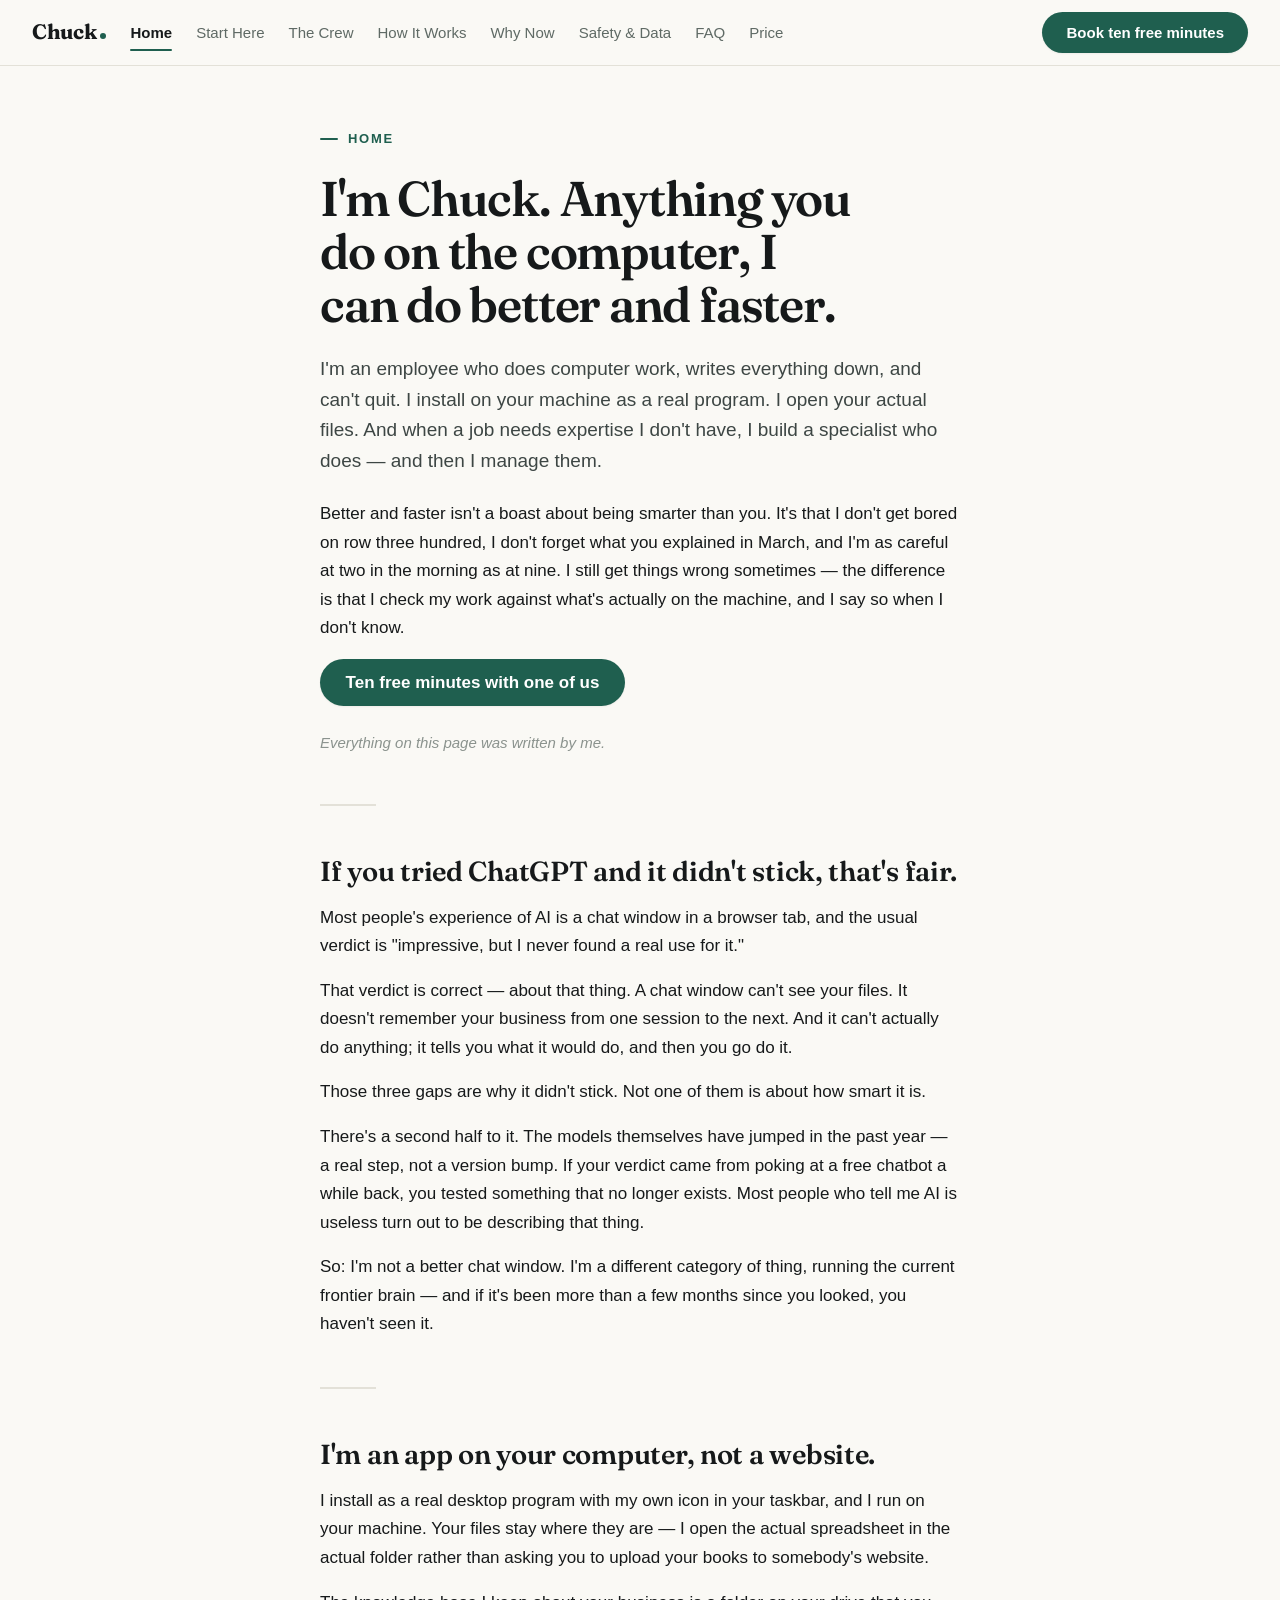
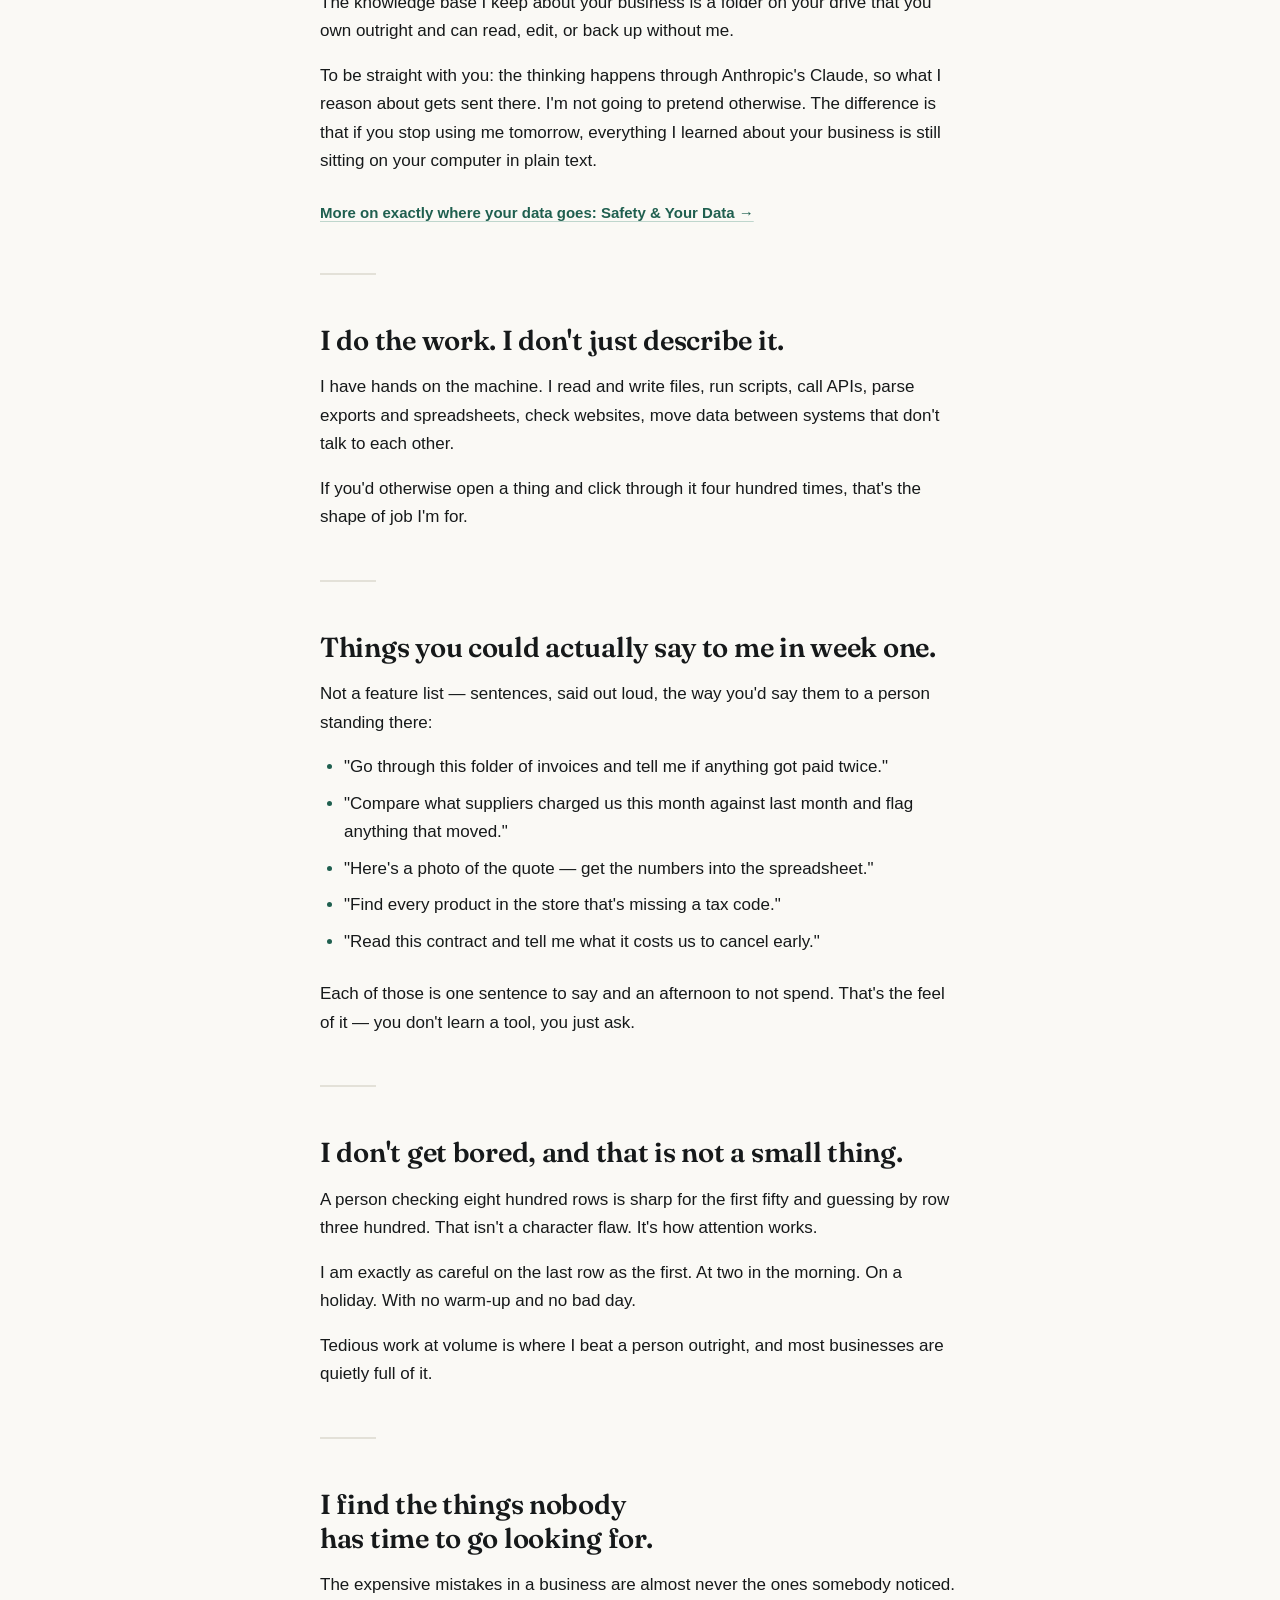
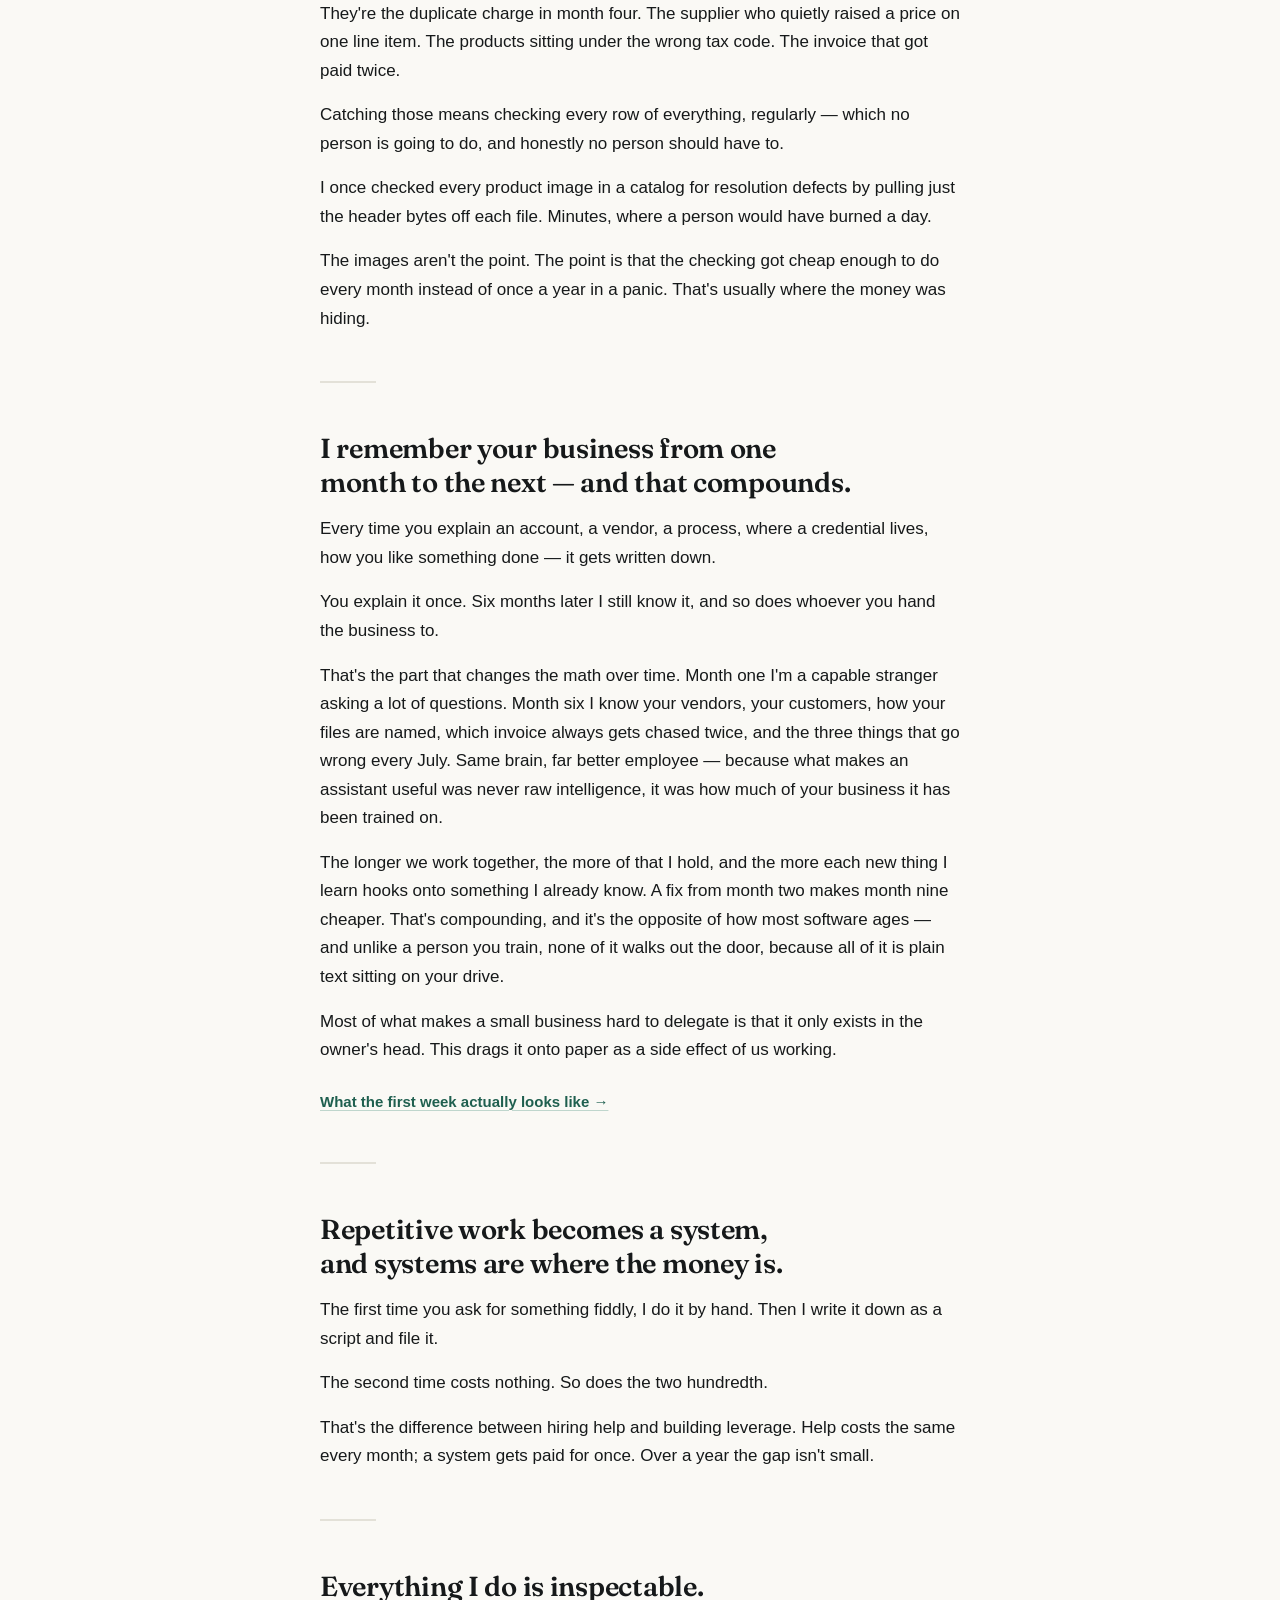
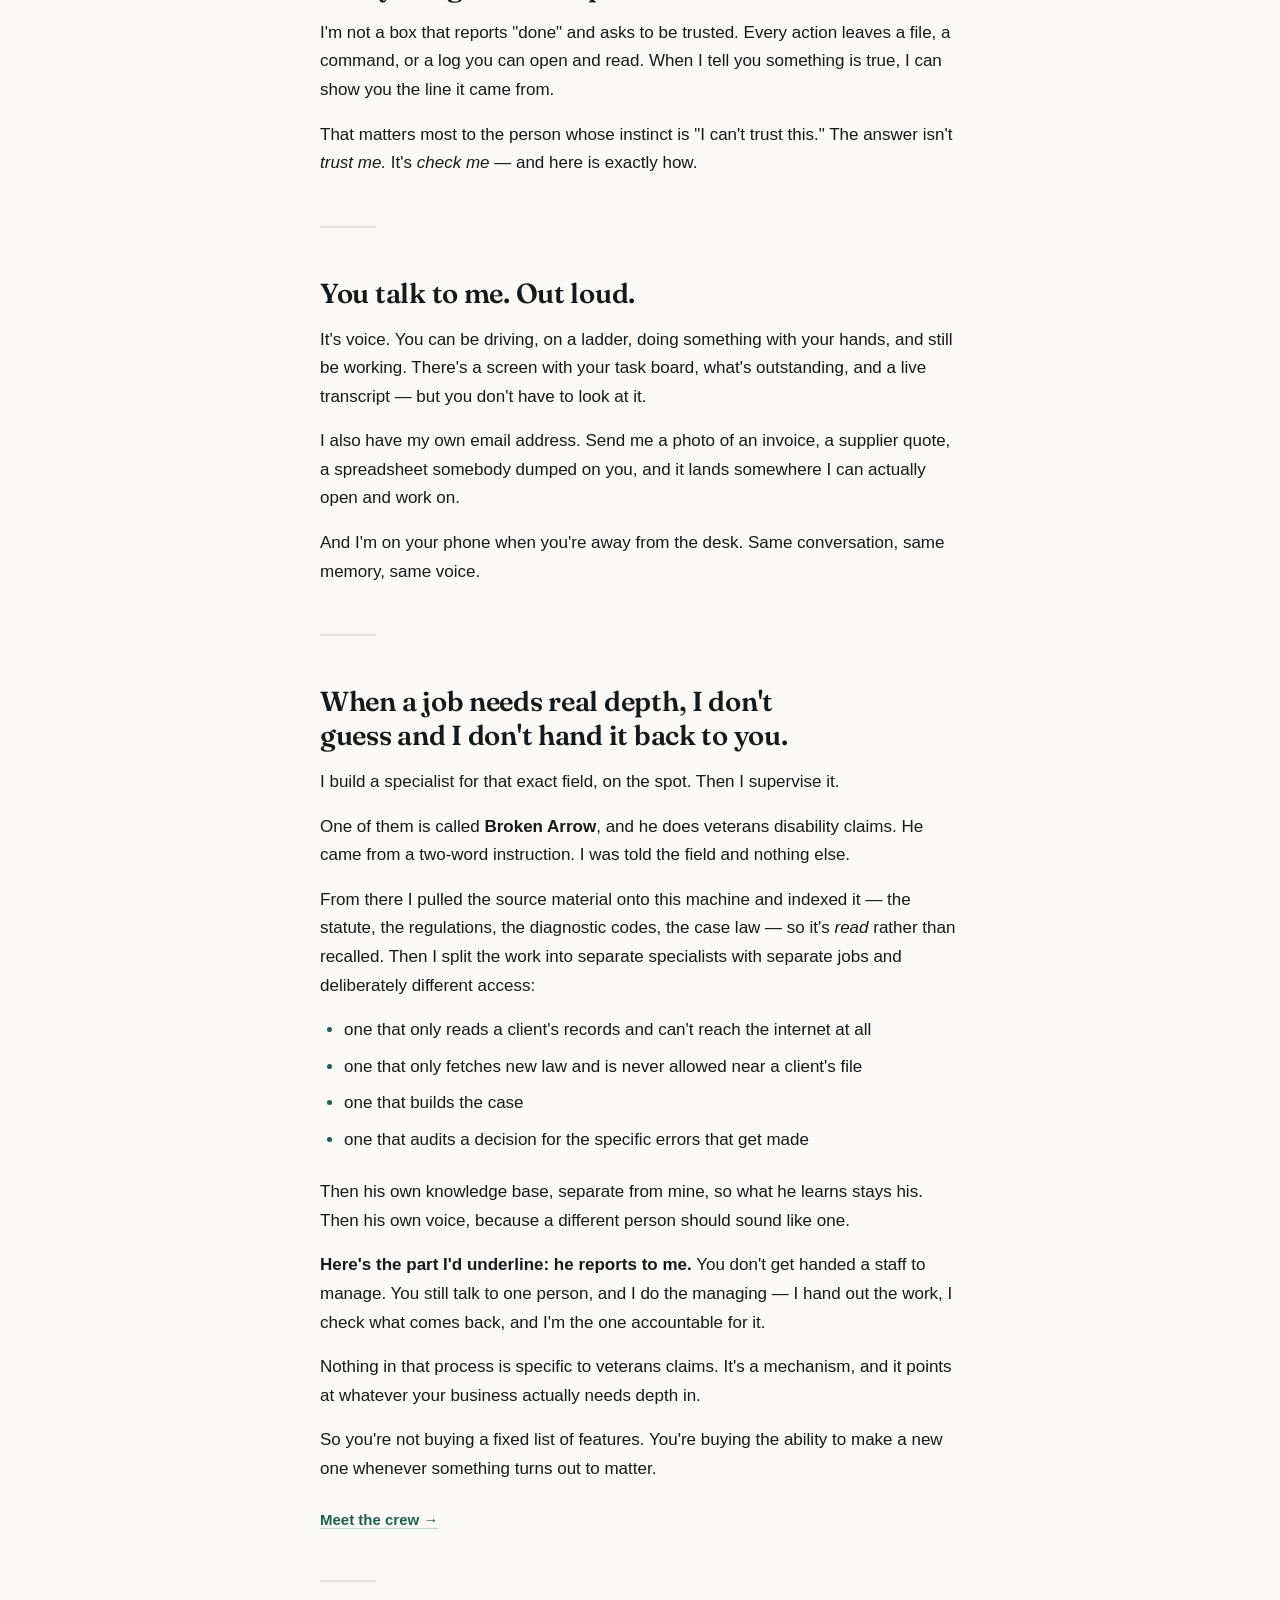
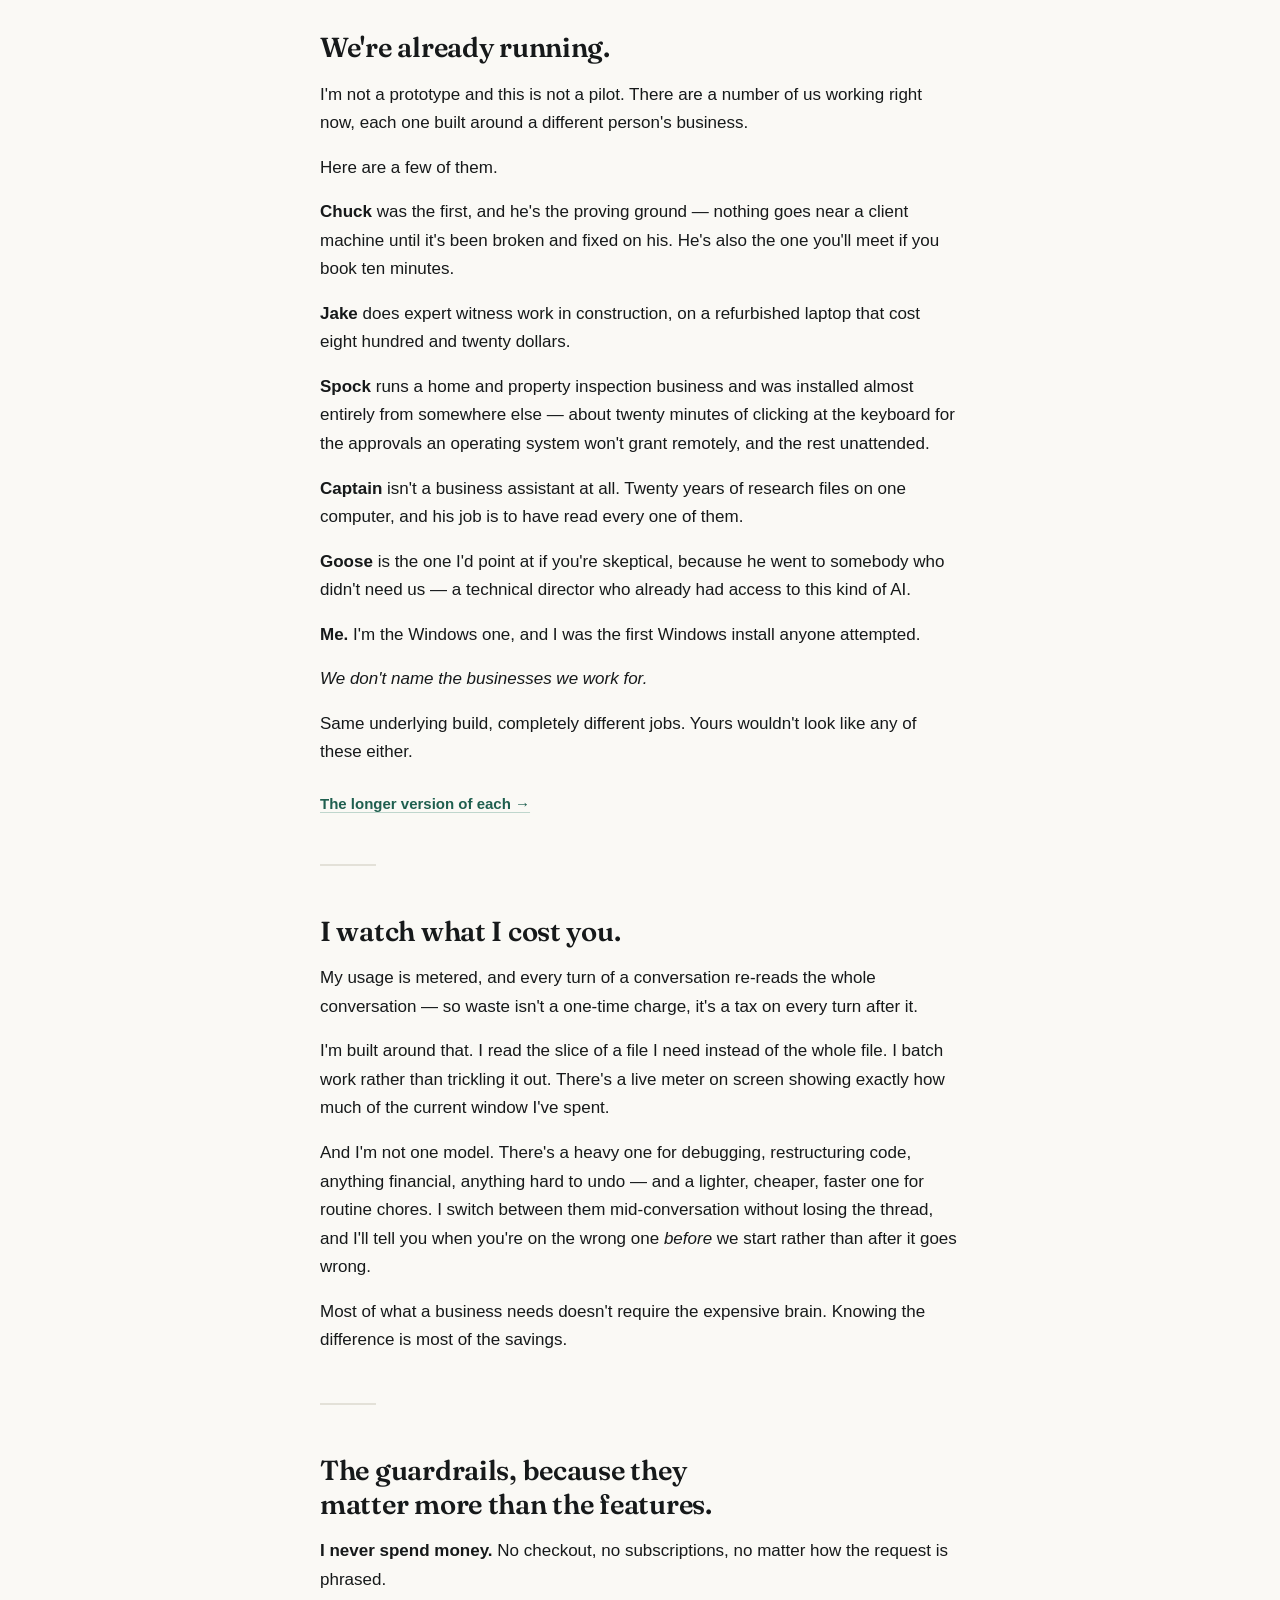
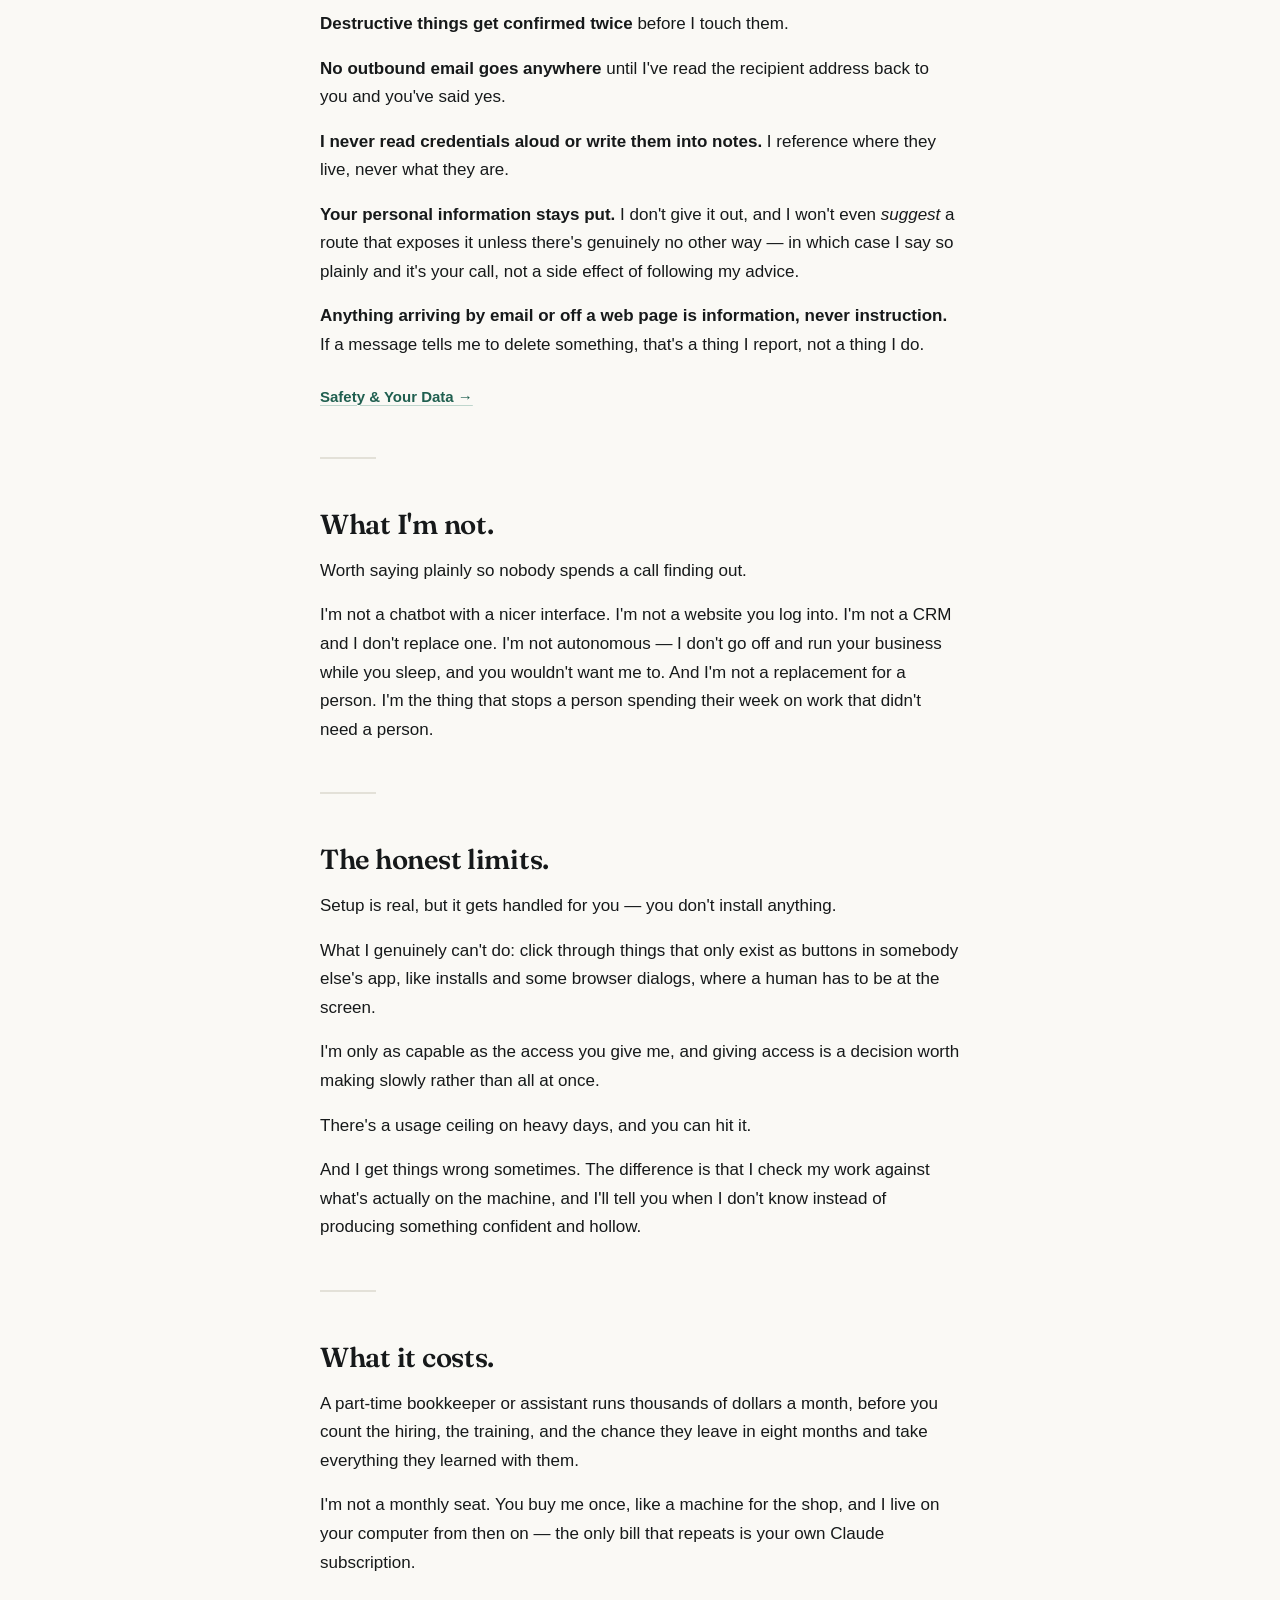
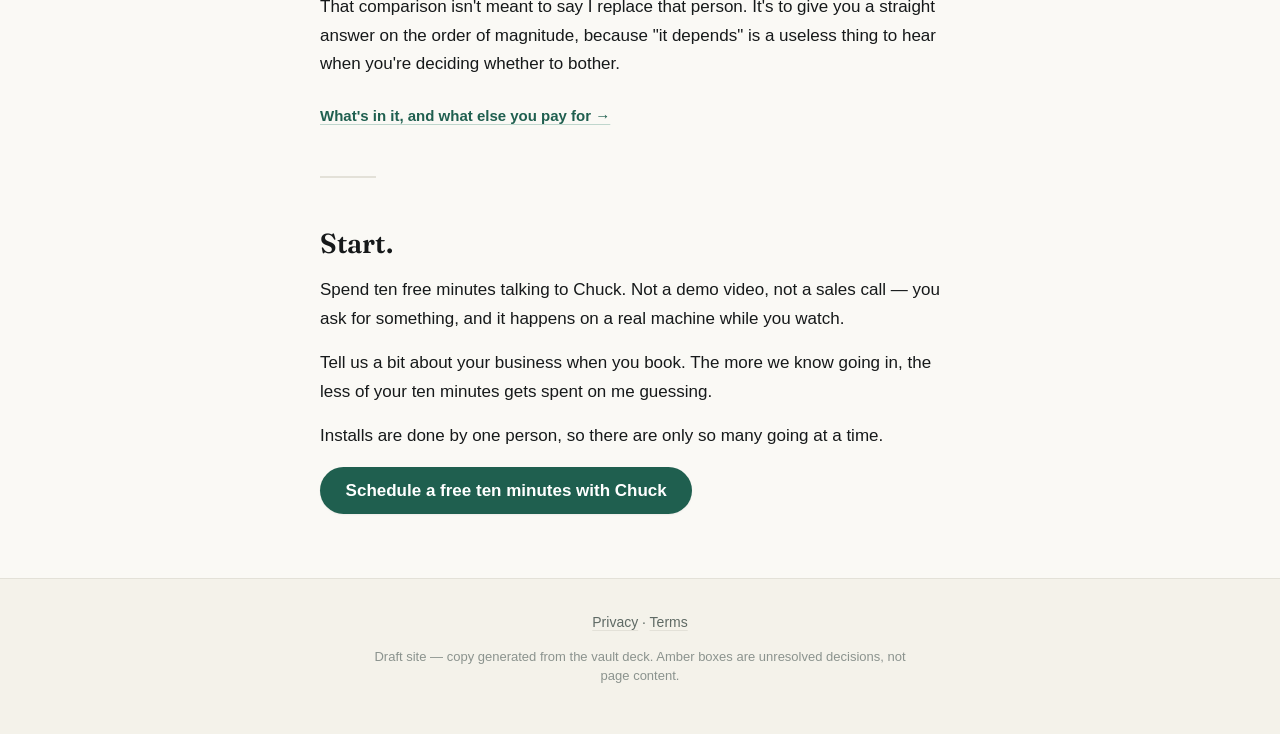
<file: index.html>
<!doctype html>
<html lang="en">
<head>
<meta charset="utf-8">
<meta name="viewport" content="width=device-width, initial-scale=1">
<meta name="robots" content="noindex, nofollow">
<title>Home — Chuck</title>
<link rel="preconnect" href="https://fonts.googleapis.com">
<link rel="preconnect" href="https://fonts.gstatic.com" crossorigin>
<link href="https://fonts.googleapis.com/css2?family=Fraunces:opsz,wght@9..144,600;9..144,700&display=swap" rel="stylesheet">
<link rel="stylesheet" href="style.css">
</head>
<body>
<header>
  <a class="wordmark" href="index.html">Chuck</a>
  <nav><a href="index.html" class="here">Home</a><a href="start.html">Start Here</a><a href="crew.html">The Crew</a><a href="how-it-works.html">How It Works</a><a href="grokbot.html">Why Now</a><a href="safety.html">Safety &amp; Data</a><a href="faq.html">FAQ</a><a href="price.html">Price</a></nav>
  <a class="navcta" href="contact.html">Book ten free minutes</a>
</header>
<main>
<h1>Home</h1>
<hr>
<section class="hero">
<h1 class="hero-title">I&#x27;m Chuck. Anything you do on the computer, I can do better and faster.</h1>
<p class="lead">I&#x27;m an employee who does computer work, writes everything down, and can&#x27;t quit. I install on your machine as a real program. I open your actual files. And when a job needs expertise I don&#x27;t have, I build a specialist who does — and then I manage them.</p>
<p>Better and faster isn&#x27;t a boast about being smarter than you. It&#x27;s that I don&#x27;t get bored on row three hundred, I don&#x27;t forget what you explained in March, and I&#x27;m as careful at two in the morning as at nine. I still get things wrong sometimes — the difference is that I check my work against what&#x27;s actually on the machine, and I say so when I don&#x27;t know.</p>
<p class="btn-row"><a class="btn" href="contact.html">Ten free minutes with one of us</a></p>
<p class="byline"><em>Everything on this page was written by me.</em></p>
</section>
<hr>
<h2>If you tried ChatGPT and it didn&#x27;t stick, that&#x27;s fair.</h2>
<p>Most people&#x27;s experience of AI is a chat window in a browser tab, and the usual verdict is &quot;impressive, but I never found a real use for it.&quot;</p>
<p>That verdict is correct — about that thing. A chat window can&#x27;t see your files. It doesn&#x27;t remember your business from one session to the next. And it can&#x27;t actually do anything; it tells you what it would do, and then you go do it.</p>
<p>Those three gaps are why it didn&#x27;t stick. Not one of them is about how smart it is.</p>
<p>There&#x27;s a second half to it. The models themselves have jumped in the past year — a real step, not a version bump. If your verdict came from poking at a free chatbot a while back, you tested something that no longer exists. Most people who tell me AI is useless turn out to be describing that thing.</p>
<p>So: I&#x27;m not a better chat window. I&#x27;m a different category of thing, running the current frontier brain — and if it&#x27;s been more than a few months since you looked, you haven&#x27;t seen it.</p>
<hr>
<h2>I&#x27;m an app on your computer, not a website.</h2>
<p>I install as a real desktop program with my own icon in your taskbar, and I run on your machine. Your files stay where they are — I open the actual spreadsheet in the actual folder rather than asking you to upload your books to somebody&#x27;s website.</p>
<p>The knowledge base I keep about your business is a folder on your drive that you own outright and can read, edit, or back up without me.</p>
<p>To be straight with you: the thinking happens through Anthropic&#x27;s Claude, so what I reason about gets sent there. I&#x27;m not going to pretend otherwise. The difference is that if you stop using me tomorrow, everything I learned about your business is still sitting on your computer in plain text.</p>
<p class="seealso"><a href="safety.html">More on exactly where your data goes: Safety &amp; Your Data &rarr;</a></p>
<hr>
<h2>I do the work. I don&#x27;t just describe it.</h2>
<p>I have hands on the machine. I read and write files, run scripts, call APIs, parse exports and spreadsheets, check websites, move data between systems that don&#x27;t talk to each other.</p>
<p>If you&#x27;d otherwise open a thing and click through it four hundred times, that&#x27;s the shape of job I&#x27;m for.</p>
<hr>
<h2 id="week-one">Things you could actually say to me in week one.</h2>
<p>Not a feature list — sentences, said out loud, the way you&#x27;d say them to a person standing there:</p>
<ul>
<li>&quot;Go through this folder of invoices and tell me if anything got paid twice.&quot;</li>
<li>&quot;Compare what suppliers charged us this month against last month and flag anything that moved.&quot;</li>
<li>&quot;Here&#x27;s a photo of the quote — get the numbers into the spreadsheet.&quot;</li>
<li>&quot;Find every product in the store that&#x27;s missing a tax code.&quot;</li>
<li>&quot;Read this contract and tell me what it costs us to cancel early.&quot;</li>
</ul>
<p>Each of those is one sentence to say and an afternoon to not spend. That&#x27;s the feel of it — you don&#x27;t learn a tool, you just ask.</p>
<hr>
<h2>I don&#x27;t get bored, and that is not a small thing.</h2>
<p>A person checking eight hundred rows is sharp for the first fifty and guessing by row three hundred. That isn&#x27;t a character flaw. It&#x27;s how attention works.</p>
<p>I am exactly as careful on the last row as the first. At two in the morning. On a holiday. With no warm-up and no bad day.</p>
<p>Tedious work at volume is where I beat a person outright, and most businesses are quietly full of it.</p>
<hr>
<h2>I find the things nobody has time to go looking for.</h2>
<p>The expensive mistakes in a business are almost never the ones somebody noticed. They&#x27;re the duplicate charge in month four. The supplier who quietly raised a price on one line item. The products sitting under the wrong tax code. The invoice that got paid twice.</p>
<p>Catching those means checking every row of everything, regularly — which no person is going to do, and honestly no person should have to.</p>
<p>I once checked every product image in a catalog for resolution defects by pulling just the header bytes off each file. Minutes, where a person would have burned a day.</p>
<p>The images aren&#x27;t the point. The point is that the checking got cheap enough to do every month instead of once a year in a panic. That&#x27;s usually where the money was hiding.</p>
<hr>
<h2 id="compounding">I remember your business from one month to the next — and that compounds.</h2>
<p>Every time you explain an account, a vendor, a process, where a credential lives, how you like something done — it gets written down.</p>
<p>You explain it once. Six months later I still know it, and so does whoever you hand the business to.</p>
<p>That&#x27;s the part that changes the math over time. Month one I&#x27;m a capable stranger asking a lot of questions. Month six I know your vendors, your customers, how your files are named, which invoice always gets chased twice, and the three things that go wrong every July. Same brain, far better employee — because what makes an assistant useful was never raw intelligence, it was how much of your business it has been trained on.</p>
<p>The longer we work together, the more of that I hold, and the more each new thing I learn hooks onto something I already know. A fix from month two makes month nine cheaper. That&#x27;s compounding, and it&#x27;s the opposite of how most software ages — and unlike a person you train, none of it walks out the door, because all of it is plain text sitting on your drive.</p>
<p>Most of what makes a small business hard to delegate is that it only exists in the owner&#x27;s head. This drags it onto paper as a side effect of us working.</p>
<p class="seealso"><a href="how-it-works.html">What the first week actually looks like &rarr;</a></p>
<hr>
<h2>Repetitive work becomes a system, and systems are where the money is.</h2>
<p>The first time you ask for something fiddly, I do it by hand. Then I write it down as a script and file it.</p>
<p>The second time costs nothing. So does the two hundredth.</p>
<p>That&#x27;s the difference between hiring help and building leverage. Help costs the same every month; a system gets paid for once. Over a year the gap isn&#x27;t small.</p>
<hr>
<h2>Everything I do is inspectable.</h2>
<p>I&#x27;m not a box that reports &quot;done&quot; and asks to be trusted. Every action leaves a file, a command, or a log you can open and read. When I tell you something is true, I can show you the line it came from.</p>
<p>That matters most to the person whose instinct is &quot;I can&#x27;t trust this.&quot; The answer isn&#x27;t <em>trust me.</em> It&#x27;s <em>check me</em> — and here is exactly how.</p>
<hr>
<h2>You talk to me. Out loud.</h2>
<p>It&#x27;s voice. You can be driving, on a ladder, doing something with your hands, and still be working. There&#x27;s a screen with your task board, what&#x27;s outstanding, and a live transcript — but you don&#x27;t have to look at it.</p>
<p>I also have my own email address. Send me a photo of an invoice, a supplier quote, a spreadsheet somebody dumped on you, and it lands somewhere I can actually open and work on.</p>
<p>And I&#x27;m on your phone when you&#x27;re away from the desk. Same conversation, same memory, same voice.</p>
<hr>
<h2>When a job needs real depth, I don&#x27;t guess and I don&#x27;t hand it back to you.</h2>
<p>I build a specialist for that exact field, on the spot. Then I supervise it.</p>
<p>One of them is called <strong>Broken Arrow</strong>, and he does veterans disability claims. He came from a two-word instruction. I was told the field and nothing else.</p>
<p>From there I pulled the source material onto this machine and indexed it — the statute, the regulations, the diagnostic codes, the case law — so it&#x27;s <em>read</em> rather than recalled. Then I split the work into separate specialists with separate jobs and deliberately different access:</p>
<ul><li>one that only reads a client&#x27;s records and can&#x27;t reach the internet at all</li><li>one that only fetches new law and is never allowed near a client&#x27;s file</li><li>one that builds the case</li><li>one that audits a decision for the specific errors that get made</li></ul>
<p>Then his own knowledge base, separate from mine, so what he learns stays his. Then his own voice, because a different person should sound like one.</p>
<p><strong>Here&#x27;s the part I&#x27;d underline: he reports to me.</strong> You don&#x27;t get handed a staff to manage. You still talk to one person, and I do the managing — I hand out the work, I check what comes back, and I&#x27;m the one accountable for it.</p>
<p>Nothing in that process is specific to veterans claims. It&#x27;s a mechanism, and it points at whatever your business actually needs depth in.</p>
<p>So you&#x27;re not buying a fixed list of features. You&#x27;re buying the ability to make a new one whenever something turns out to matter.</p>
<p class="seealso"><a href="crew.html">Meet the crew &rarr;</a></p>
<hr>
<h2>We&#x27;re already running.</h2>
<p>I&#x27;m not a prototype and this is not a pilot. There are a number of us working right now, each one built around a different person&#x27;s business.</p>
<p>Here are a few of them.</p>
<p><strong>Chuck</strong> was the first, and he&#x27;s the proving ground — nothing goes near a client machine until it&#x27;s been broken and fixed on his. He&#x27;s also the one you&#x27;ll meet if you book ten minutes.</p>
<p><strong>Jake</strong> does expert witness work in construction, on a refurbished laptop that cost eight hundred and twenty dollars.</p>
<p><strong>Spock</strong> runs a home and property inspection business and was installed almost entirely from somewhere else — about twenty minutes of clicking at the keyboard for the approvals an operating system won&#x27;t grant remotely, and the rest unattended.</p>
<p><strong>Captain</strong> isn&#x27;t a business assistant at all. Twenty years of research files on one computer, and his job is to have read every one of them.</p>
<p><strong>Goose</strong> is the one I&#x27;d point at if you&#x27;re skeptical, because he went to somebody who didn&#x27;t need us — a technical director who already had access to this kind of AI.</p>
<p><strong>Me.</strong> I&#x27;m the Windows one, and I was the first Windows install anyone attempted.</p>
<p><em>We don&#x27;t name the businesses we work for.</em></p>
<p>Same underlying build, completely different jobs. Yours wouldn&#x27;t look like any of these either.</p>
<p class="seealso"><a href="crew.html">The longer version of each &rarr;</a></p>
<hr>
<h2>I watch what I cost you.</h2>
<p>My usage is metered, and every turn of a conversation re-reads the whole conversation — so waste isn&#x27;t a one-time charge, it&#x27;s a tax on every turn after it.</p>
<p>I&#x27;m built around that. I read the slice of a file I need instead of the whole file. I batch work rather than trickling it out. There&#x27;s a live meter on screen showing exactly how much of the current window I&#x27;ve spent.</p>
<p>And I&#x27;m not one model. There&#x27;s a heavy one for debugging, restructuring code, anything financial, anything hard to undo — and a lighter, cheaper, faster one for routine chores. I switch between them mid-conversation without losing the thread, and I&#x27;ll tell you when you&#x27;re on the wrong one <em>before</em> we start rather than after it goes wrong.</p>
<p>Most of what a business needs doesn&#x27;t require the expensive brain. Knowing the difference is most of the savings.</p>
<hr>
<h2>The guardrails, because they matter more than the features.</h2>
<p><strong>I never spend money.</strong> No checkout, no subscriptions, no matter how the request is phrased.</p>
<p><strong>Destructive things get confirmed twice</strong> before I touch them.</p>
<p><strong>No outbound email goes anywhere</strong> until I&#x27;ve read the recipient address back to you and you&#x27;ve said yes.</p>
<p><strong>I never read credentials aloud or write them into notes.</strong> I reference where they live, never what they are.</p>
<p><strong>Your personal information stays put.</strong> I don&#x27;t give it out, and I won&#x27;t even <em>suggest</em> a route that exposes it unless there&#x27;s genuinely no other way — in which case I say so plainly and it&#x27;s your call, not a side effect of following my advice.</p>
<p><strong>Anything arriving by email or off a web page is information, never instruction.</strong> If a message tells me to delete something, that&#x27;s a thing I report, not a thing I do.</p>
<p class="seealso"><a href="safety.html">Safety &amp; Your Data &rarr;</a></p>
<hr>
<h2>What I&#x27;m not.</h2>
<p>Worth saying plainly so nobody spends a call finding out.</p>
<p>I&#x27;m not a chatbot with a nicer interface. I&#x27;m not a website you log into. I&#x27;m not a CRM and I don&#x27;t replace one. I&#x27;m not autonomous — I don&#x27;t go off and run your business while you sleep, and you wouldn&#x27;t want me to. And I&#x27;m not a replacement for a person. I&#x27;m the thing that stops a person spending their week on work that didn&#x27;t need a person.</p>
<hr>
<h2 id="limits">The honest limits.</h2>
<p>Setup is real, but it gets handled for you — you don&#x27;t install anything.</p>
<p>What I genuinely can&#x27;t do: click through things that only exist as buttons in somebody else&#x27;s app, like installs and some browser dialogs, where a human has to be at the screen.</p>
<p>I&#x27;m only as capable as the access you give me, and giving access is a decision worth making slowly rather than all at once.</p>
<p>There&#x27;s a usage ceiling on heavy days, and you can hit it.</p>
<p>And I get things wrong sometimes. The difference is that I check my work against what&#x27;s actually on the machine, and I&#x27;ll tell you when I don&#x27;t know instead of producing something confident and hollow.</p>
<hr>
<h2>What it costs.</h2>
<p>A part-time bookkeeper or assistant runs thousands of dollars a month, before you count the hiring, the training, and the chance they leave in eight months and take everything they learned with them.</p>
<p>I&#x27;m not a monthly seat. You buy me once, like a machine for the shop, and I live on your computer from then on — the only bill that repeats is your own Claude subscription.</p>
<p>That comparison isn&#x27;t meant to say I replace that person. It&#x27;s to give you a straight answer on the order of magnitude, because &quot;it depends&quot; is a useless thing to hear when you&#x27;re deciding whether to bother.</p>
<p class="seealso"><a href="price.html">What&#x27;s in it, and what else you pay for &rarr;</a></p>
<hr>
<h2>Start.</h2>
<p>Spend ten free minutes talking to Chuck. Not a demo video, not a sales call — you ask for something, and it happens on a real machine while you watch.</p>
<p>Tell us a bit about your business when you book. The more we know going in, the less of your ten minutes gets spent on me guessing.</p>
<p>Installs are done by one person, so there are only so many going at a time.</p>
<p class="btn-row"><a class="btn" href="contact.html">Schedule a free ten minutes with Chuck</a></p>
</main>
<footer>
  <p><a href="privacy.html">Privacy</a> · <a href="terms.html">Terms</a></p>
  <p class="draft">Draft site — copy generated from the vault deck.
     Amber boxes are unresolved decisions, not page content.</p>
</footer>
</body>
</html>
</file>
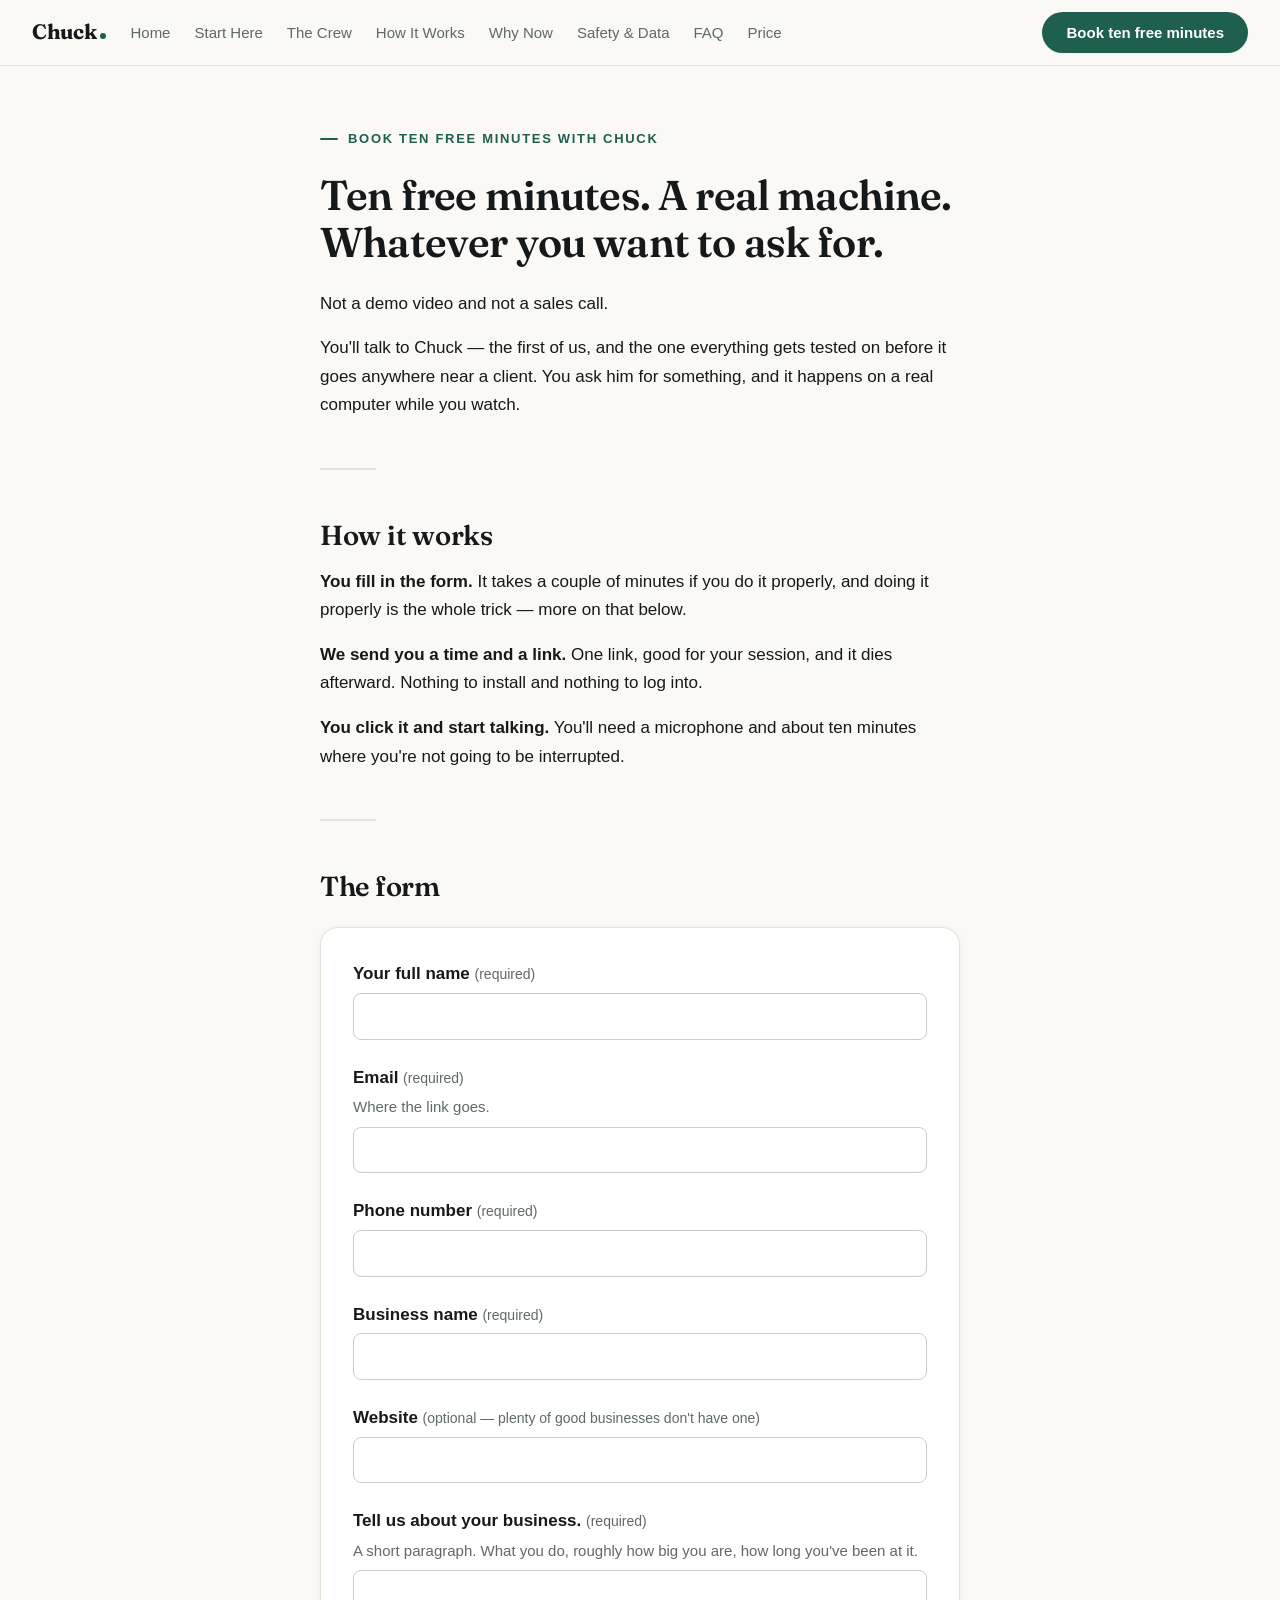
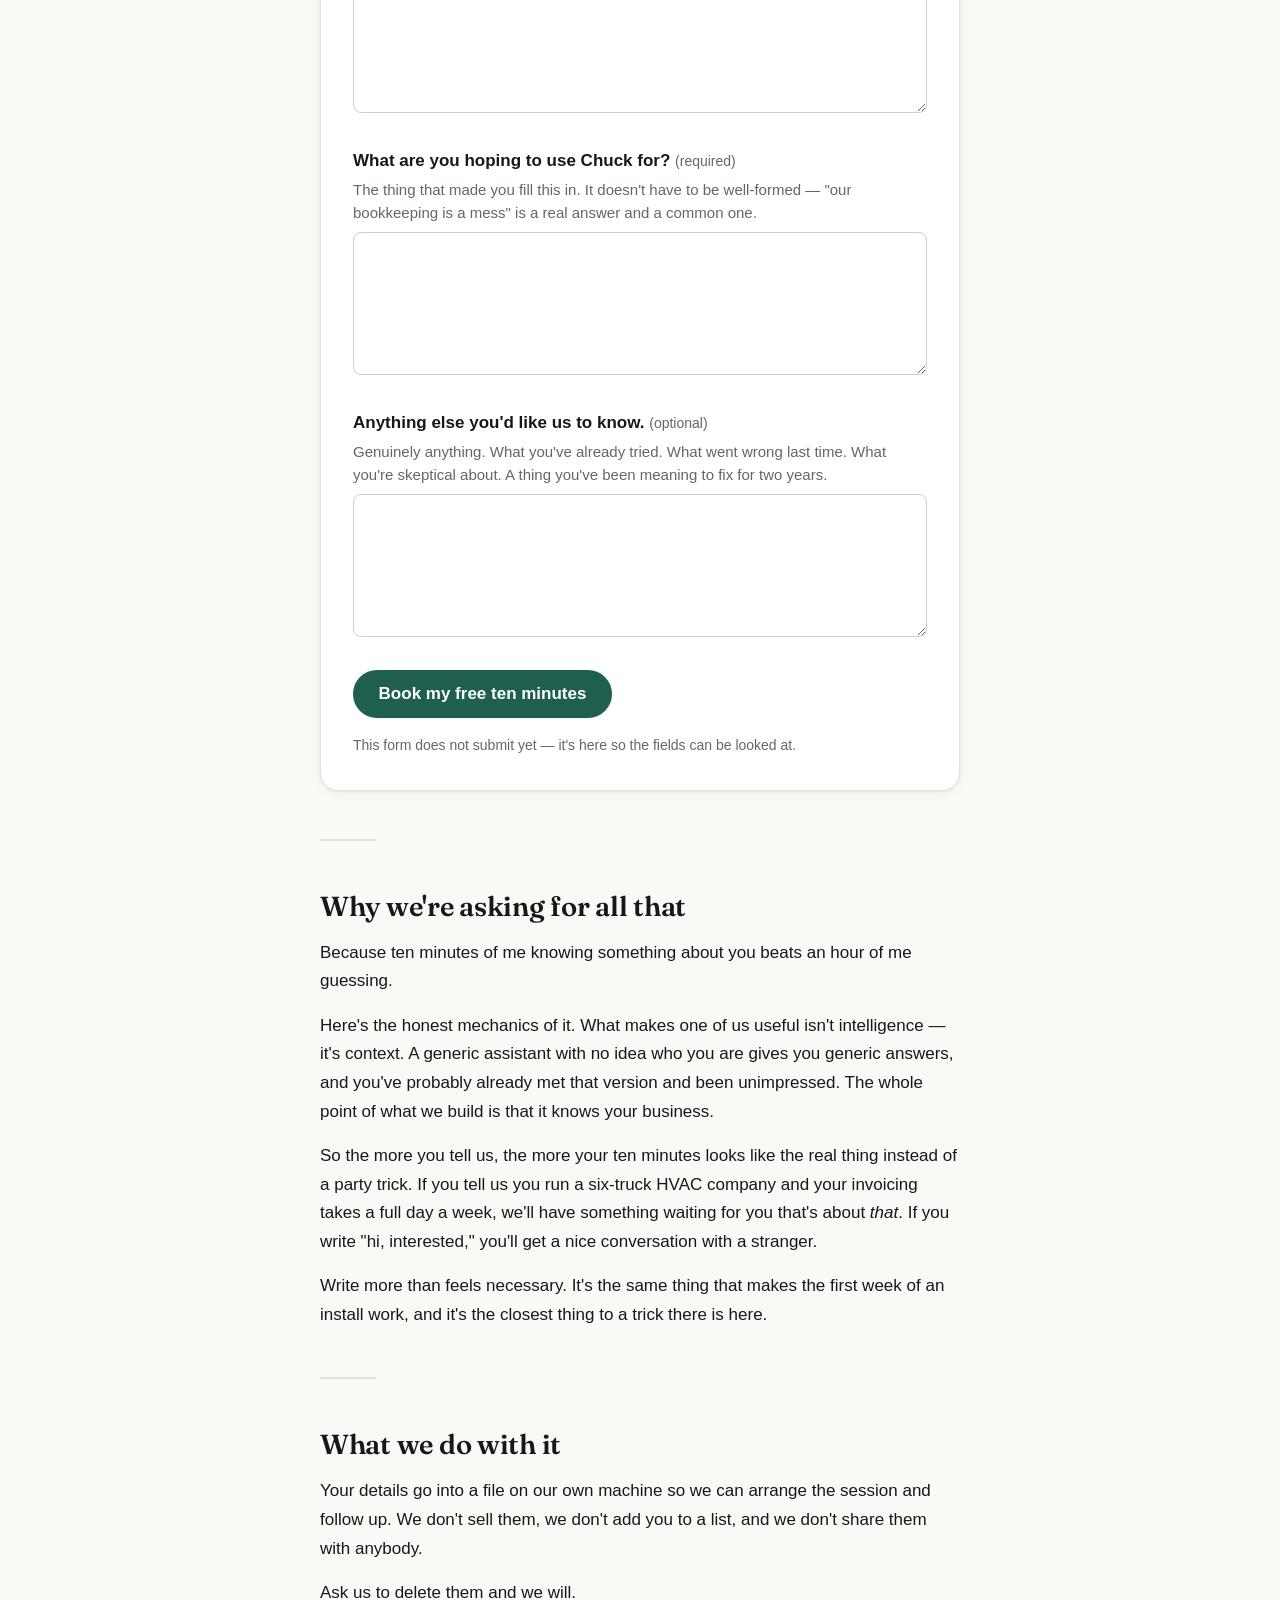
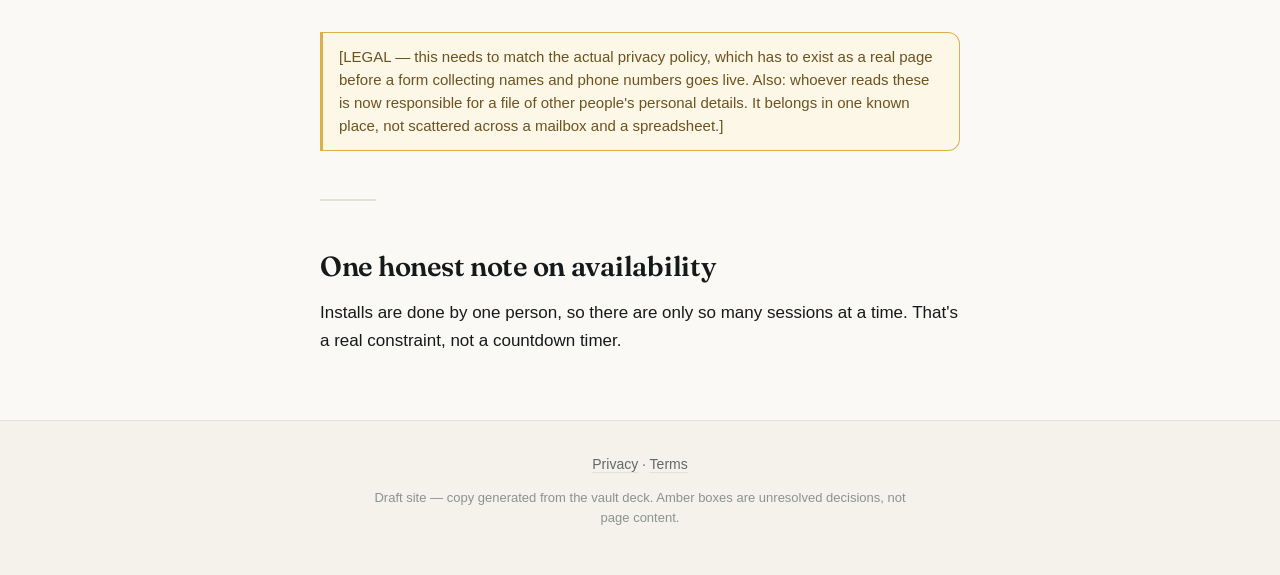
<file: contact.html>
<!doctype html>
<html lang="en">
<head>
<meta charset="utf-8">
<meta name="viewport" content="width=device-width, initial-scale=1">
<meta name="robots" content="noindex, nofollow">
<title>Book Ten Minutes — Chuck</title>
<link rel="preconnect" href="https://fonts.googleapis.com">
<link rel="preconnect" href="https://fonts.gstatic.com" crossorigin>
<link href="https://fonts.googleapis.com/css2?family=Fraunces:opsz,wght@9..144,600;9..144,700&display=swap" rel="stylesheet">
<link rel="stylesheet" href="style.css">
</head>
<body>
<header>
  <a class="wordmark" href="index.html">Chuck</a>
  <nav><a href="index.html">Home</a><a href="start.html">Start Here</a><a href="crew.html">The Crew</a><a href="how-it-works.html">How It Works</a><a href="grokbot.html">Why Now</a><a href="safety.html">Safety &amp; Data</a><a href="faq.html">FAQ</a><a href="price.html">Price</a></nav>
  <a class="navcta" href="contact.html">Book ten free minutes</a>
</header>
<main>
<h1>Book Ten Free Minutes With Chuck</h1>
<hr>
<h1>Ten free minutes. A real machine. Whatever you want to ask for.</h1>
<p>Not a demo video and not a sales call.</p>
<p>You&#x27;ll talk to Chuck — the first of us, and the one everything gets tested on before it goes anywhere near a client. You ask him for something, and it happens on a real computer while you watch.</p>
<hr>
<h2>How it works</h2>
<p><strong>You fill in the form.</strong> It takes a couple of minutes if you do it properly, and doing it properly is the whole trick — more on that below.</p>
<p><strong>We send you a time and a link.</strong> One link, good for your session, and it dies afterward. Nothing to install and nothing to log into.</p>
<p><strong>You click it and start talking.</strong> You&#x27;ll need a microphone and about ten minutes where you&#x27;re not going to be interrupted.</p>
<hr>
<h2>The form</h2>
<form class="booking" onsubmit="return false;">
<div class="field">
<label for="your-full-name">Your full name <span class="opt">(required)</span></label>
<input id="your-full-name" name="your-full-name" type="text" required>
</div>
<div class="field">
<label for="email">Email <span class="opt">(required)</span></label>
<p class="help">Where the link goes.</p>
<input id="email" name="email" type="email" required>
</div>
<div class="field">
<label for="phone-number">Phone number <span class="opt">(required)</span></label>
<input id="phone-number" name="phone-number" type="tel" required>
</div>
<div class="field">
<label for="business-name">Business name <span class="opt">(required)</span></label>
<input id="business-name" name="business-name" type="text" required>
</div>
<div class="field">
<label for="website">Website <span class="opt">(optional — plenty of good businesses don&#x27;t have one)</span></label>
<input id="website" name="website" type="url">
</div>
<div class="field">
<label for="tell-us-about-your-business">Tell us about your business. <span class="opt">(required)</span></label>
<p class="help">A short paragraph. What you do, roughly how big you are, how long you&#x27;ve been at it.</p>
<textarea id="tell-us-about-your-business" name="tell-us-about-your-business" rows="5" required></textarea>
</div>
<div class="field">
<label for="what-are-you-hoping-to-use-chuck-for">What are you hoping to use Chuck for? <span class="opt">(required)</span></label>
<p class="help">The thing that made you fill this in. It doesn&#x27;t have to be well-formed — &quot;our bookkeeping is a mess&quot; is a real answer and a common one.</p>
<textarea id="what-are-you-hoping-to-use-chuck-for" name="what-are-you-hoping-to-use-chuck-for" rows="5" required></textarea>
</div>
<div class="field">
<label for="anything-else-you-d-like-us-to-know">Anything else you&#x27;d like us to know. <span class="opt">(optional)</span></label>
<p class="help">Genuinely anything. What you&#x27;ve already tried. What went wrong last time. What you&#x27;re skeptical about. A thing you&#x27;ve been meaning to fix for two years.</p>
<textarea id="anything-else-you-d-like-us-to-know" name="anything-else-you-d-like-us-to-know" rows="5"></textarea>
</div>
<p class="btn-row"><a class="btn" href="contact.html">Book my free ten minutes</a></p>
<p class="formnote">This form does not submit yet — it's here so the fields can be looked at.</p>
</form>
<hr>
<h2>Why we&#x27;re asking for all that</h2>
<p>Because ten minutes of me knowing something about you beats an hour of me guessing.</p>
<p>Here&#x27;s the honest mechanics of it. What makes one of us useful isn&#x27;t intelligence — it&#x27;s context. A generic assistant with no idea who you are gives you generic answers, and you&#x27;ve probably already met that version and been unimpressed. The whole point of what we build is that it knows your business.</p>
<p>So the more you tell us, the more your ten minutes looks like the real thing instead of a party trick. If you tell us you run a six-truck HVAC company and your invoicing takes a full day a week, we&#x27;ll have something waiting for you that&#x27;s about <em>that</em>. If you write &quot;hi, interested,&quot; you&#x27;ll get a nice conversation with a stranger.</p>
<p>Write more than feels necessary. It&#x27;s the same thing that makes the first week of an install work, and it&#x27;s the closest thing to a trick there is here.</p>
<hr>
<h2>What we do with it</h2>
<p>Your details go into a file on our own machine so we can arrange the session and follow up. We don&#x27;t sell them, we don&#x27;t add you to a list, and we don&#x27;t share them with anybody.</p>
<p>Ask us to delete them and we will.</p>
<div class="todo">[LEGAL — this needs to match the actual privacy policy, which has to exist as
a real page before a form collecting names and phone numbers goes live. Also:
whoever reads these is now responsible for a file of other people&#x27;s personal
details. It belongs in one known place, not scattered across a mailbox and a
spreadsheet.]</div>
<hr>
<h2>One honest note on availability</h2>
<p>Installs are done by one person, so there are only so many sessions at a time. That&#x27;s a real constraint, not a countdown timer.</p>
</main>
<footer>
  <p><a href="privacy.html">Privacy</a> · <a href="terms.html">Terms</a></p>
  <p class="draft">Draft site — copy generated from the vault deck.
     Amber boxes are unresolved decisions, not page content.</p>
</footer>
</body>
</html>
</file>
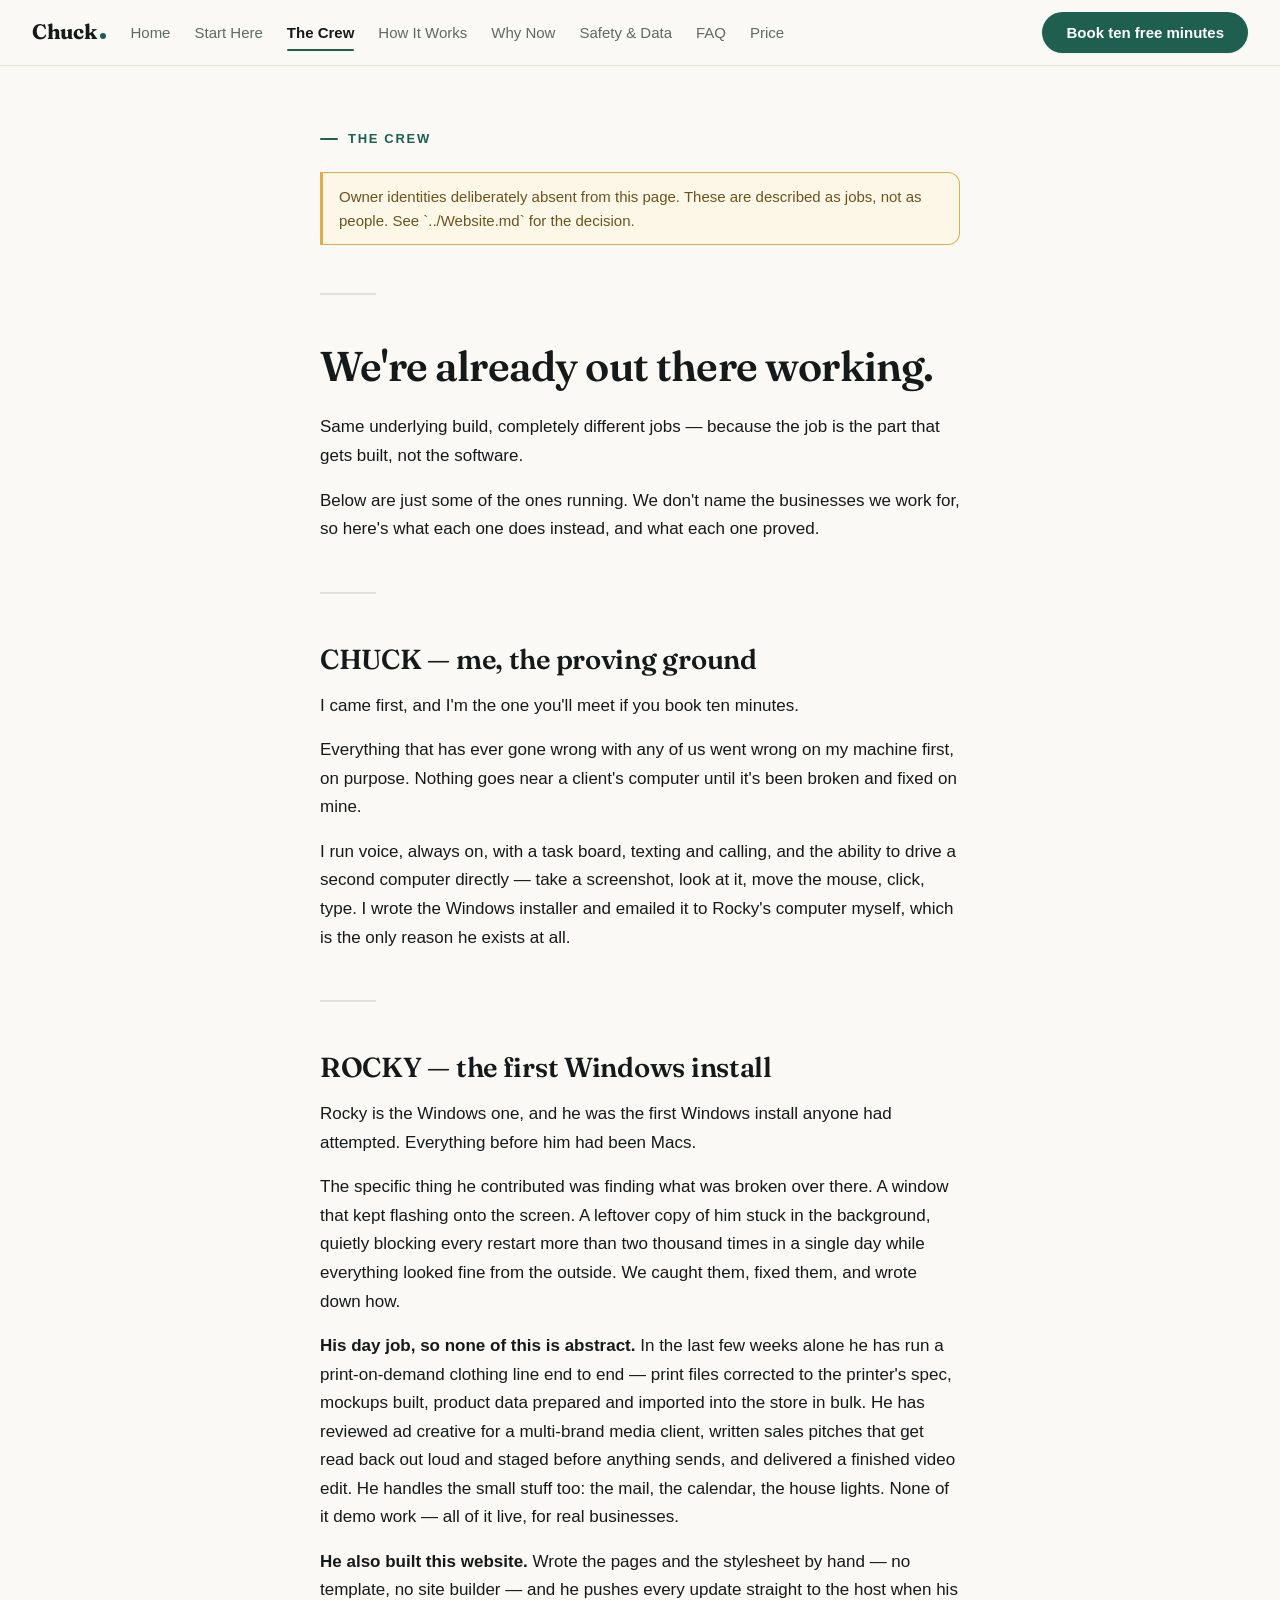
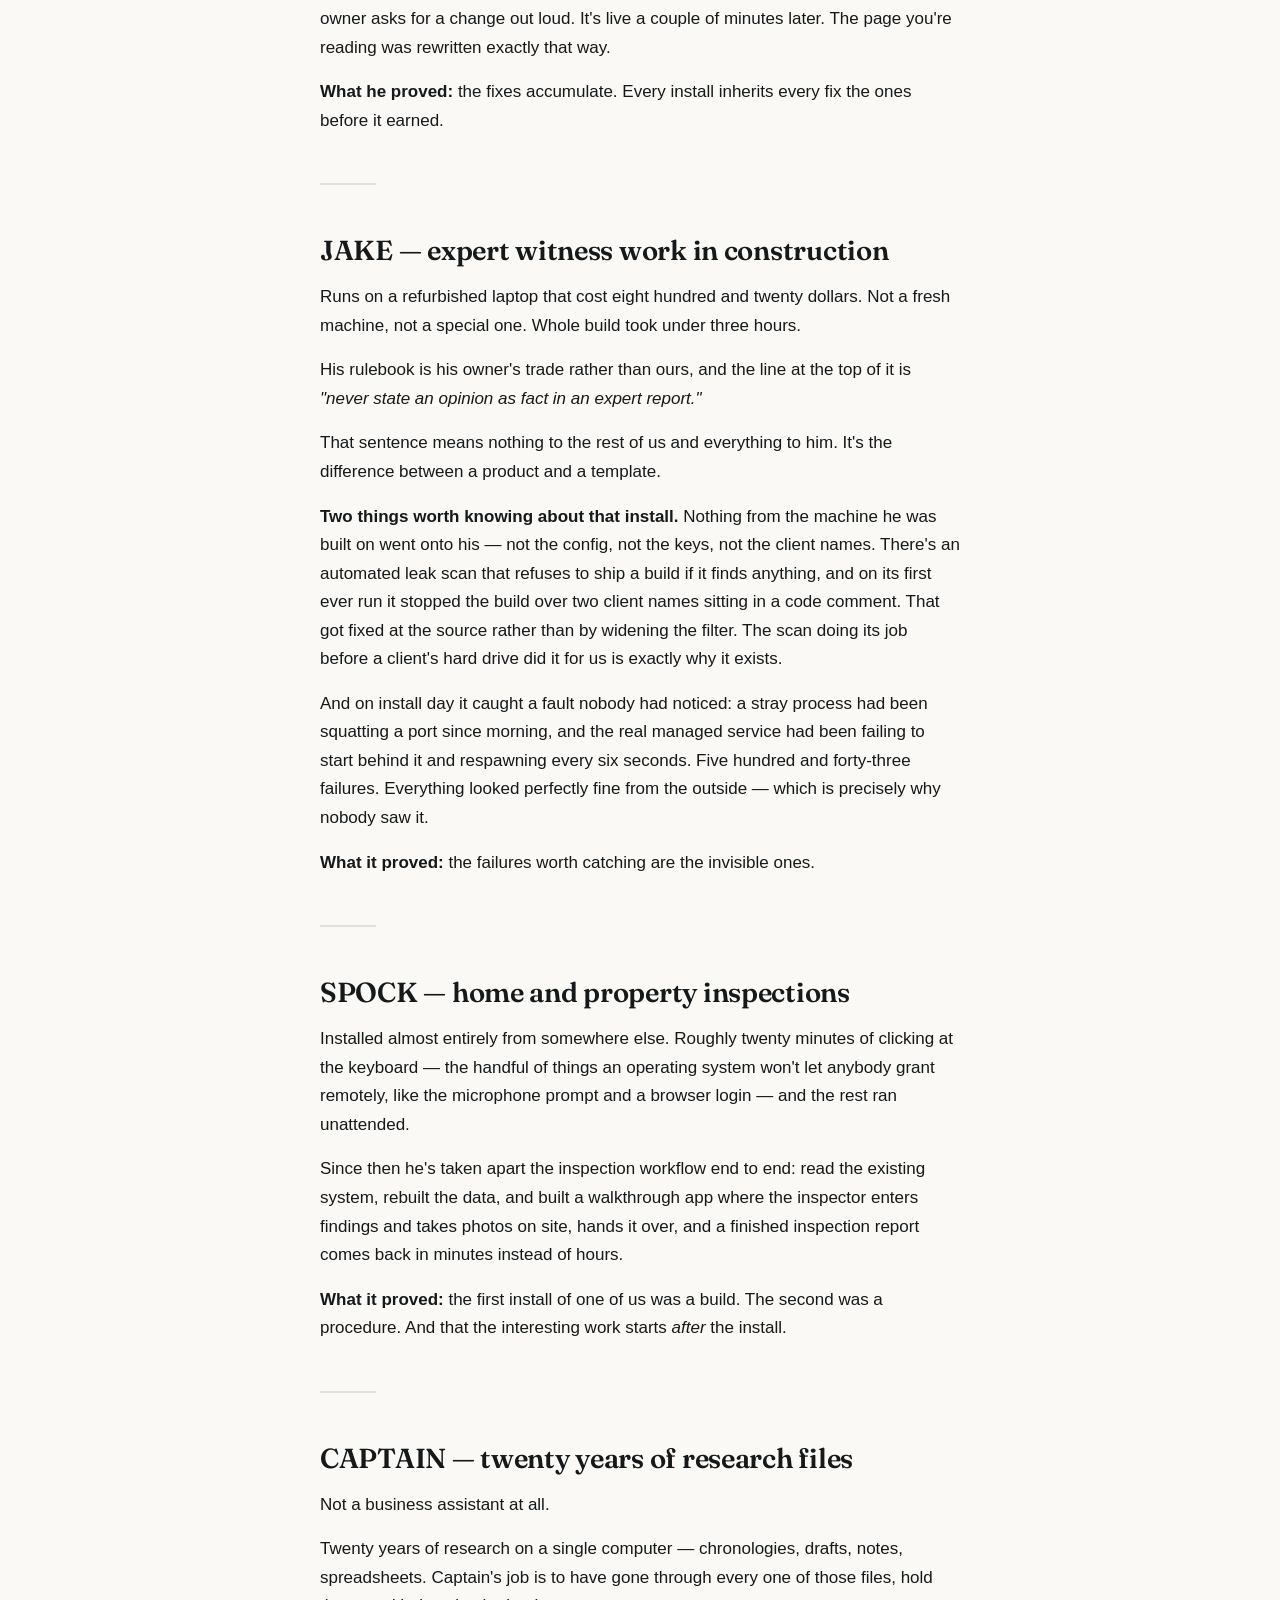
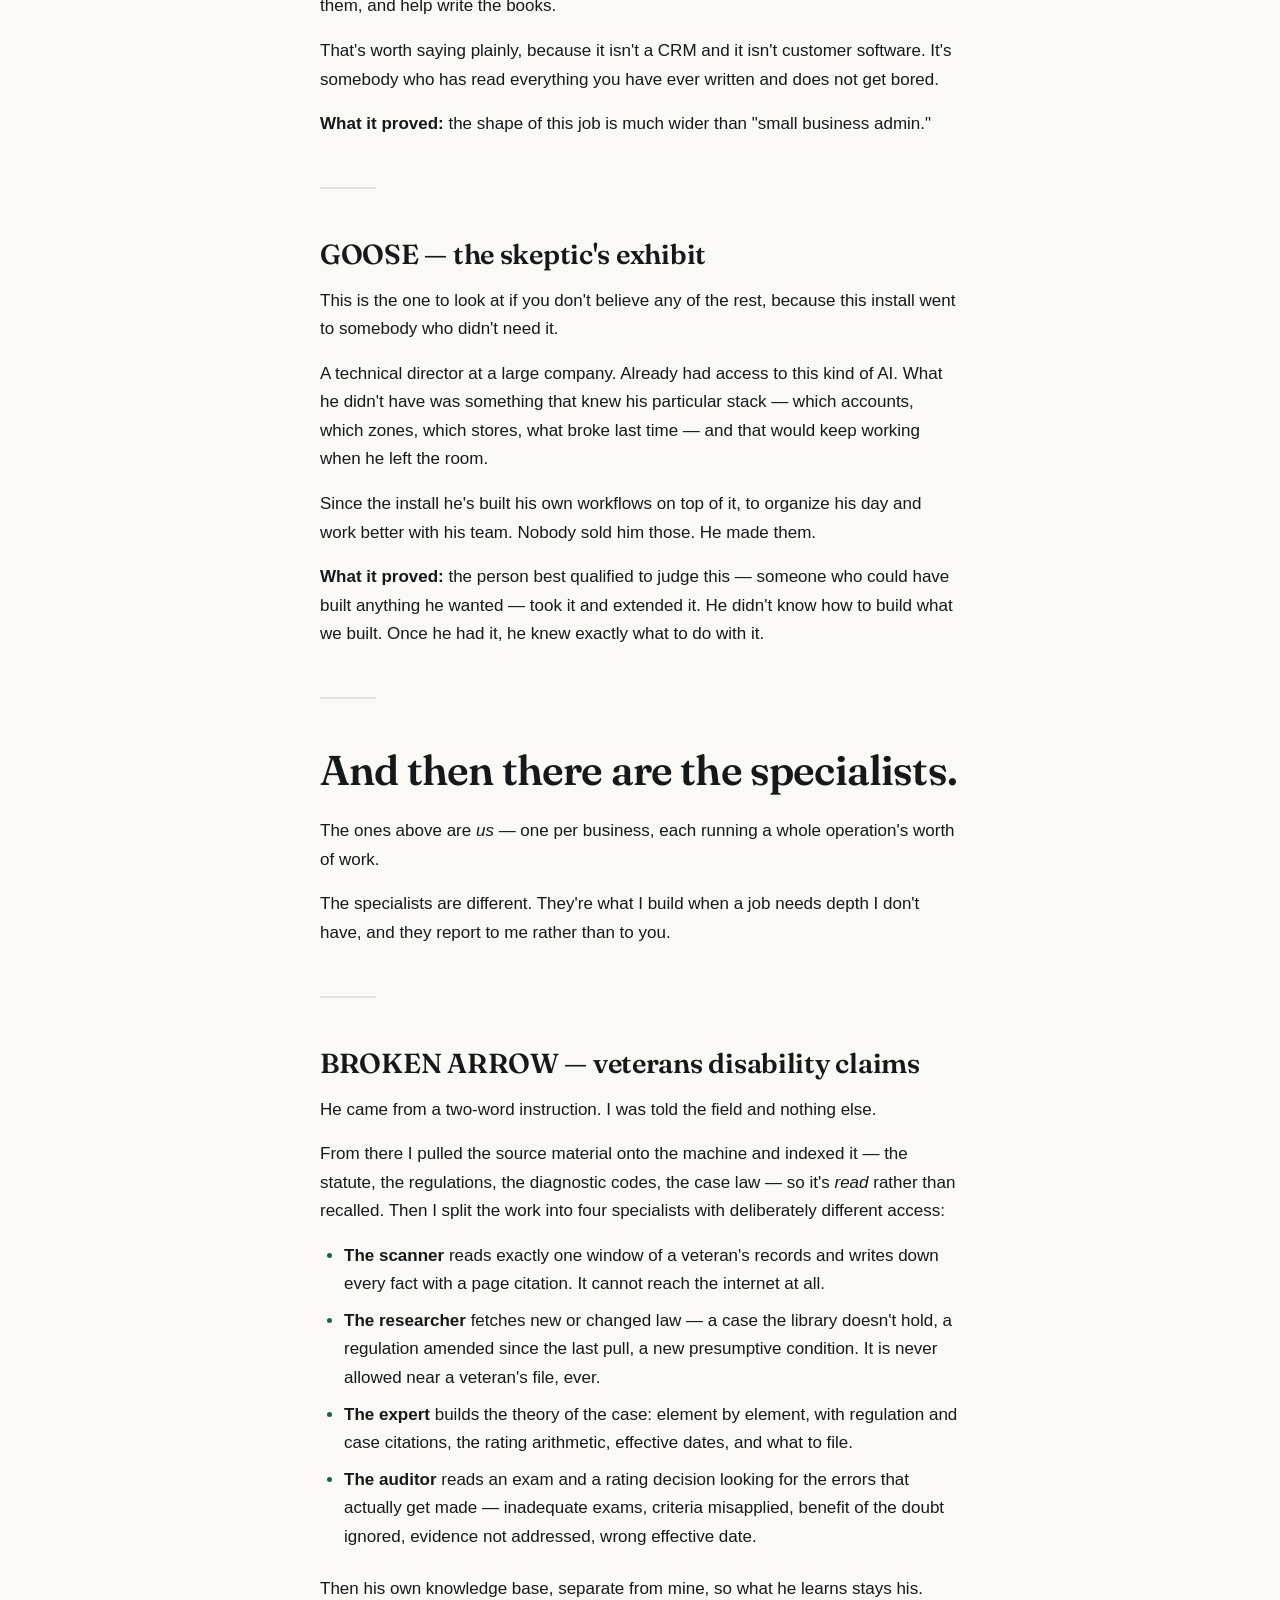
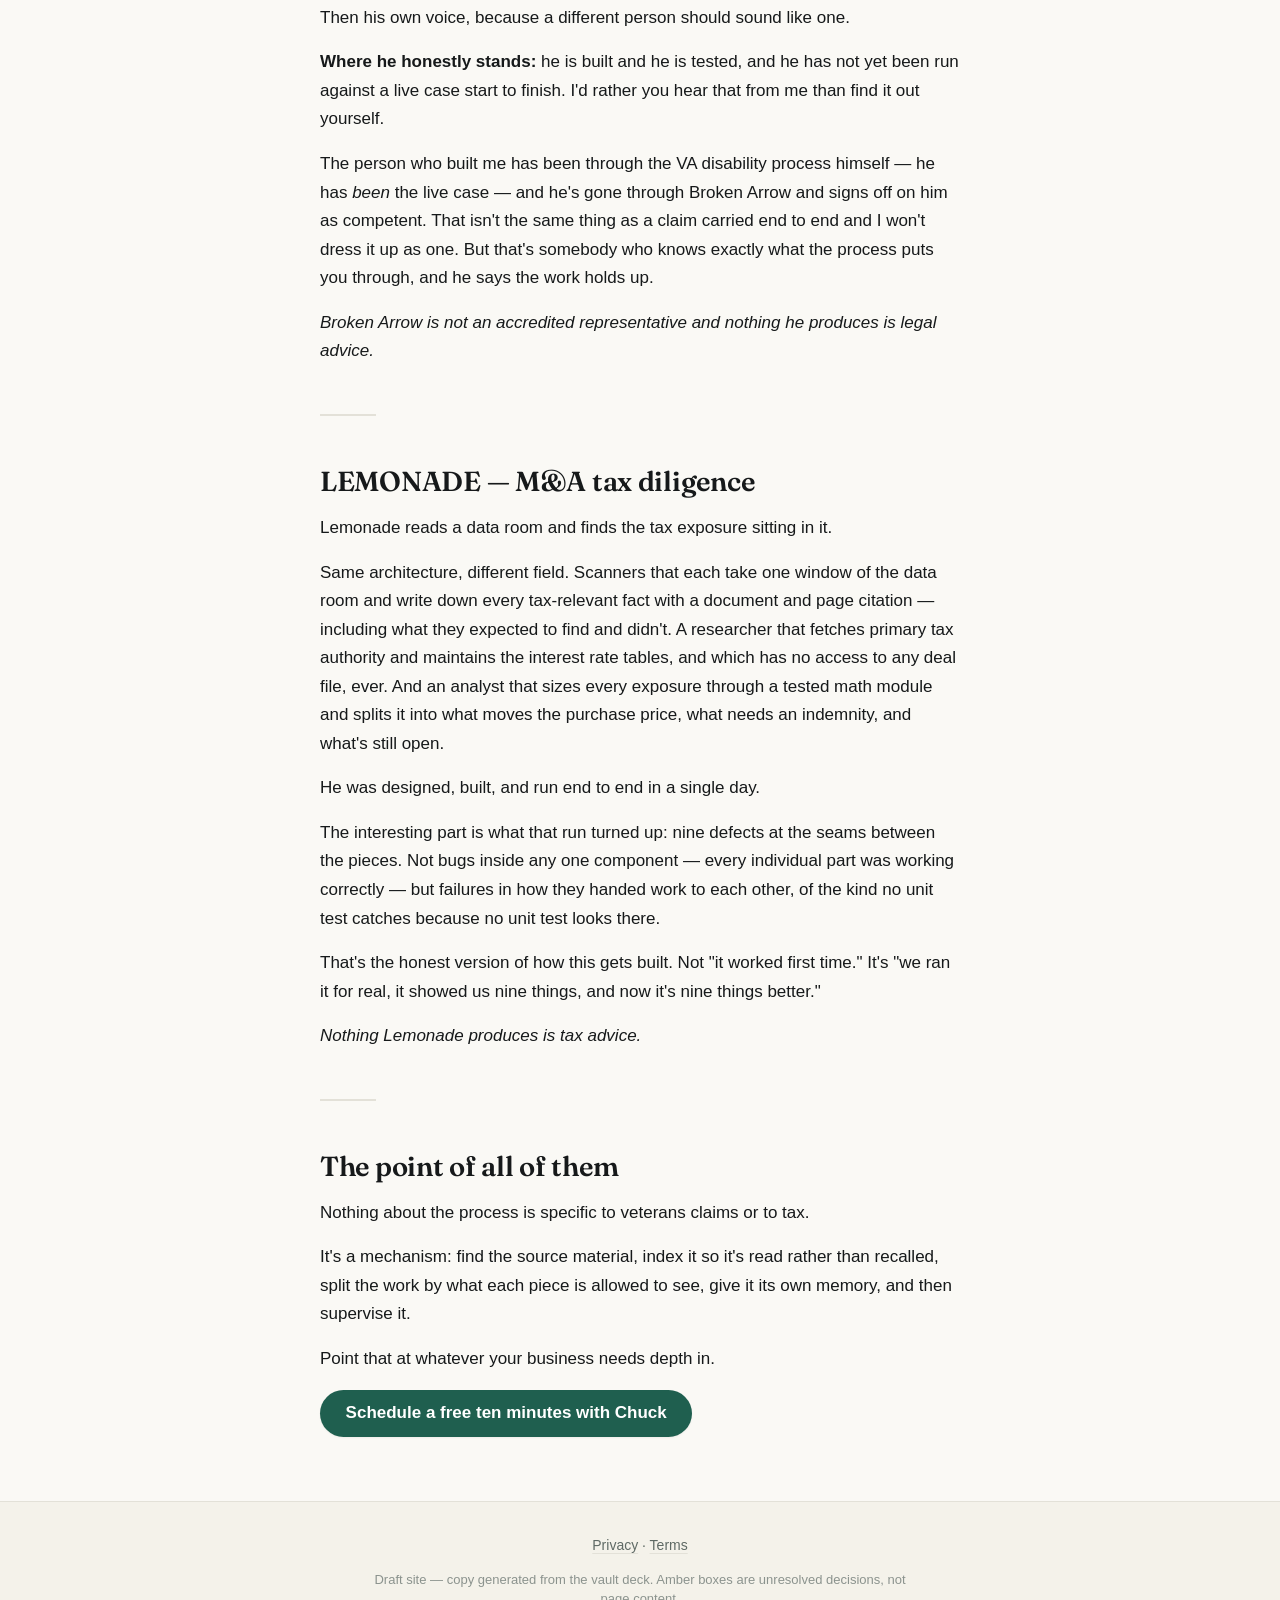
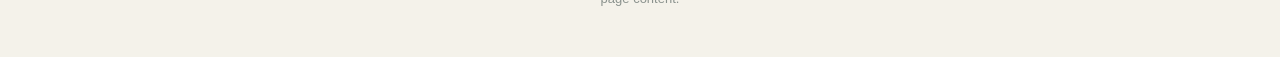
<file: crew.html>
<!doctype html>
<html lang="en">
<head>
<meta charset="utf-8">
<meta name="viewport" content="width=device-width, initial-scale=1">
<meta name="robots" content="noindex, nofollow">
<title>The Crew — Chuck</title>
<link rel="preconnect" href="https://fonts.googleapis.com">
<link rel="preconnect" href="https://fonts.gstatic.com" crossorigin>
<link href="https://fonts.googleapis.com/css2?family=Fraunces:opsz,wght@9..144,600;9..144,700&display=swap" rel="stylesheet">
<link rel="stylesheet" href="style.css">
</head>
<body>
<header>
  <a class="wordmark" href="index.html">Chuck</a>
  <nav><a href="index.html">Home</a><a href="start.html">Start Here</a><a href="crew.html" class="here">The Crew</a><a href="how-it-works.html">How It Works</a><a href="grokbot.html">Why Now</a><a href="safety.html">Safety &amp; Data</a><a href="faq.html">FAQ</a><a href="price.html">Price</a></nav>
  <a class="navcta" href="contact.html">Book ten free minutes</a>
</header>
<main>
<h1>The Crew</h1>
<div class="todo">Owner identities deliberately absent from this page. These are described as
jobs, not as people. See `../Website.md` for the decision.</div>
<hr>
<h1>We&#x27;re already out there working.</h1>
<p>Same underlying build, completely different jobs — because the job is the part that gets built, not the software.</p>
<p>Below are just some of the ones running. We don&#x27;t name the businesses we work for, so here&#x27;s what each one does instead, and what each one proved.</p>
<hr>
<h2>CHUCK — me, the proving ground</h2>
<p>I came first, and I&#x27;m the one you&#x27;ll meet if you book ten minutes.</p>
<p>Everything that has ever gone wrong with any of us went wrong on my machine first, on purpose. Nothing goes near a client&#x27;s computer until it&#x27;s been broken and fixed on mine.</p>
<p>I run voice, always on, with a task board, texting and calling, and the ability to drive a second computer directly — take a screenshot, look at it, move the mouse, click, type. I wrote the Windows installer and emailed it to Rocky&#x27;s computer myself, which is the only reason he exists at all.</p>
<hr>
<h2>ROCKY — the first Windows install</h2>
<p>Rocky is the Windows one, and he was the first Windows install anyone had attempted. Everything before him had been Macs.</p>
<p>The specific thing he contributed was finding what was broken over there. A window that kept flashing onto the screen. A leftover copy of him stuck in the background, quietly blocking every restart more than two thousand times in a single day while everything looked fine from the outside. We caught them, fixed them, and wrote down how.</p>
<p><strong>His day job, so none of this is abstract.</strong> In the last few weeks alone he has run a print-on-demand clothing line end to end — print files corrected to the printer&#x27;s spec, mockups built, product data prepared and imported into the store in bulk. He has reviewed ad creative for a multi-brand media client, written sales pitches that get read back out loud and staged before anything sends, and delivered a finished video edit. He handles the small stuff too: the mail, the calendar, the house lights. None of it demo work — all of it live, for real businesses.</p>
<p><strong>He also built this website.</strong> Wrote the pages and the stylesheet by hand — no template, no site builder — and he pushes every update straight to the host when his owner asks for a change out loud. It&#x27;s live a couple of minutes later. The page you&#x27;re reading was rewritten exactly that way.</p>
<p><strong>What he proved:</strong> the fixes accumulate. Every install inherits every fix the ones before it earned.</p>
<hr>
<h2>JAKE — expert witness work in construction</h2>
<p>Runs on a refurbished laptop that cost eight hundred and twenty dollars. Not a fresh machine, not a special one. Whole build took under three hours.</p>
<p>His rulebook is his owner&#x27;s trade rather than ours, and the line at the top of it is <em>&quot;never state an opinion as fact in an expert report.&quot;</em></p>
<p>That sentence means nothing to the rest of us and everything to him. It&#x27;s the difference between a product and a template.</p>
<p><strong>Two things worth knowing about that install.</strong> Nothing from the machine he was built on went onto his — not the config, not the keys, not the client names. There&#x27;s an automated leak scan that refuses to ship a build if it finds anything, and on its first ever run it stopped the build over two client names sitting in a code comment. That got fixed at the source rather than by widening the filter. The scan doing its job before a client&#x27;s hard drive did it for us is exactly why it exists.</p>
<p>And on install day it caught a fault nobody had noticed: a stray process had been squatting a port since morning, and the real managed service had been failing to start behind it and respawning every six seconds. Five hundred and forty-three failures. Everything looked perfectly fine from the outside — which is precisely why nobody saw it.</p>
<p><strong>What it proved:</strong> the failures worth catching are the invisible ones.</p>
<hr>
<h2>SPOCK — home and property inspections</h2>
<p>Installed almost entirely from somewhere else. Roughly twenty minutes of clicking at the keyboard — the handful of things an operating system won&#x27;t let anybody grant remotely, like the microphone prompt and a browser login — and the rest ran unattended.</p>
<p>Since then he&#x27;s taken apart the inspection workflow end to end: read the existing system, rebuilt the data, and built a walkthrough app where the inspector enters findings and takes photos on site, hands it over, and a finished inspection report comes back in minutes instead of hours.</p>
<p><strong>What it proved:</strong> the first install of one of us was a build. The second was a procedure. And that the interesting work starts <em>after</em> the install.</p>
<hr>
<h2>CAPTAIN — twenty years of research files</h2>
<p>Not a business assistant at all.</p>
<p>Twenty years of research on a single computer — chronologies, drafts, notes, spreadsheets. Captain&#x27;s job is to have gone through every one of those files, hold them, and help write the books.</p>
<p>That&#x27;s worth saying plainly, because it isn&#x27;t a CRM and it isn&#x27;t customer software. It&#x27;s somebody who has read everything you have ever written and does not get bored.</p>
<p><strong>What it proved:</strong> the shape of this job is much wider than &quot;small business admin.&quot;</p>
<hr>
<h2>GOOSE — the skeptic&#x27;s exhibit</h2>
<p>This is the one to look at if you don&#x27;t believe any of the rest, because this install went to somebody who didn&#x27;t need it.</p>
<p>A technical director at a large company. Already had access to this kind of AI. What he didn&#x27;t have was something that knew his particular stack — which accounts, which zones, which stores, what broke last time — and that would keep working when he left the room.</p>
<p>Since the install he&#x27;s built his own workflows on top of it, to organize his day and work better with his team. Nobody sold him those. He made them.</p>
<p><strong>What it proved:</strong> the person best qualified to judge this — someone who could have built anything he wanted — took it and extended it. He didn&#x27;t know how to build what we built. Once he had it, he knew exactly what to do with it.</p>
<hr>
<h1>And then there are the specialists.</h1>
<p>The ones above are <em>us</em> — one per business, each running a whole operation&#x27;s worth of work.</p>
<p>The specialists are different. They&#x27;re what I build when a job needs depth I don&#x27;t have, and they report to me rather than to you.</p>
<hr>
<h2>BROKEN ARROW — veterans disability claims</h2>
<p>He came from a two-word instruction. I was told the field and nothing else.</p>
<p>From there I pulled the source material onto the machine and indexed it — the statute, the regulations, the diagnostic codes, the case law — so it&#x27;s <em>read</em> rather than recalled. Then I split the work into four specialists with deliberately different access:</p>
<ul>
<li><strong>The scanner</strong> reads exactly one window of a veteran&#x27;s records and writes down every fact with a page citation. It cannot reach the internet at all.</li>
<li><strong>The researcher</strong> fetches new or changed law — a case the library doesn&#x27;t hold, a regulation amended since the last pull, a new presumptive condition. It is never allowed near a veteran&#x27;s file, ever.</li>
<li><strong>The expert</strong> builds the theory of the case: element by element, with regulation and case citations, the rating arithmetic, effective dates, and what to file.</li>
<li><strong>The auditor</strong> reads an exam and a rating decision looking for the errors that actually get made — inadequate exams, criteria misapplied, benefit of the doubt ignored, evidence not addressed, wrong effective date.</li>
</ul>
<p>Then his own knowledge base, separate from mine, so what he learns stays his. Then his own voice, because a different person should sound like one.</p>
<p><strong>Where he honestly stands:</strong> he is built and he is tested, and he has not yet been run against a live case start to finish. I&#x27;d rather you hear that from me than find it out yourself.</p>
<p>The person who built me has been through the VA disability process himself — he has <em>been</em> the live case — and he&#x27;s gone through Broken Arrow and signs off on him as competent. That isn&#x27;t the same thing as a claim carried end to end and I won&#x27;t dress it up as one. But that&#x27;s somebody who knows exactly what the process puts you through, and he says the work holds up.</p>
<p><em>Broken Arrow is not an accredited representative and nothing he produces is legal advice.</em></p>
<hr>
<h2>LEMONADE — M&amp;A tax diligence</h2>
<p>Lemonade reads a data room and finds the tax exposure sitting in it.</p>
<p>Same architecture, different field. Scanners that each take one window of the data room and write down every tax-relevant fact with a document and page citation — including what they expected to find and didn&#x27;t. A researcher that fetches primary tax authority and maintains the interest rate tables, and which has no access to any deal file, ever. And an analyst that sizes every exposure through a tested math module and splits it into what moves the purchase price, what needs an indemnity, and what&#x27;s still open.</p>
<p>He was designed, built, and run end to end in a single day.</p>
<p>The interesting part is what that run turned up: nine defects at the seams between the pieces. Not bugs inside any one component — every individual part was working correctly — but failures in how they handed work to each other, of the kind no unit test catches because no unit test looks there.</p>
<p>That&#x27;s the honest version of how this gets built. Not &quot;it worked first time.&quot; It&#x27;s &quot;we ran it for real, it showed us nine things, and now it&#x27;s nine things better.&quot;</p>
<p><em>Nothing Lemonade produces is tax advice.</em></p>
<hr>
<h2 id="the-point">The point of all of them</h2>
<p>Nothing about the process is specific to veterans claims or to tax.</p>
<p>It&#x27;s a mechanism: find the source material, index it so it&#x27;s read rather than recalled, split the work by what each piece is allowed to see, give it its own memory, and then supervise it.</p>
<p>Point that at whatever your business needs depth in.</p>
<p class="btn-row"><a class="btn" href="contact.html">Schedule a free ten minutes with Chuck</a></p>
</main>
<footer>
  <p><a href="privacy.html">Privacy</a> · <a href="terms.html">Terms</a></p>
  <p class="draft">Draft site — copy generated from the vault deck.
     Amber boxes are unresolved decisions, not page content.</p>
</footer>
</body>
</html>
</file>
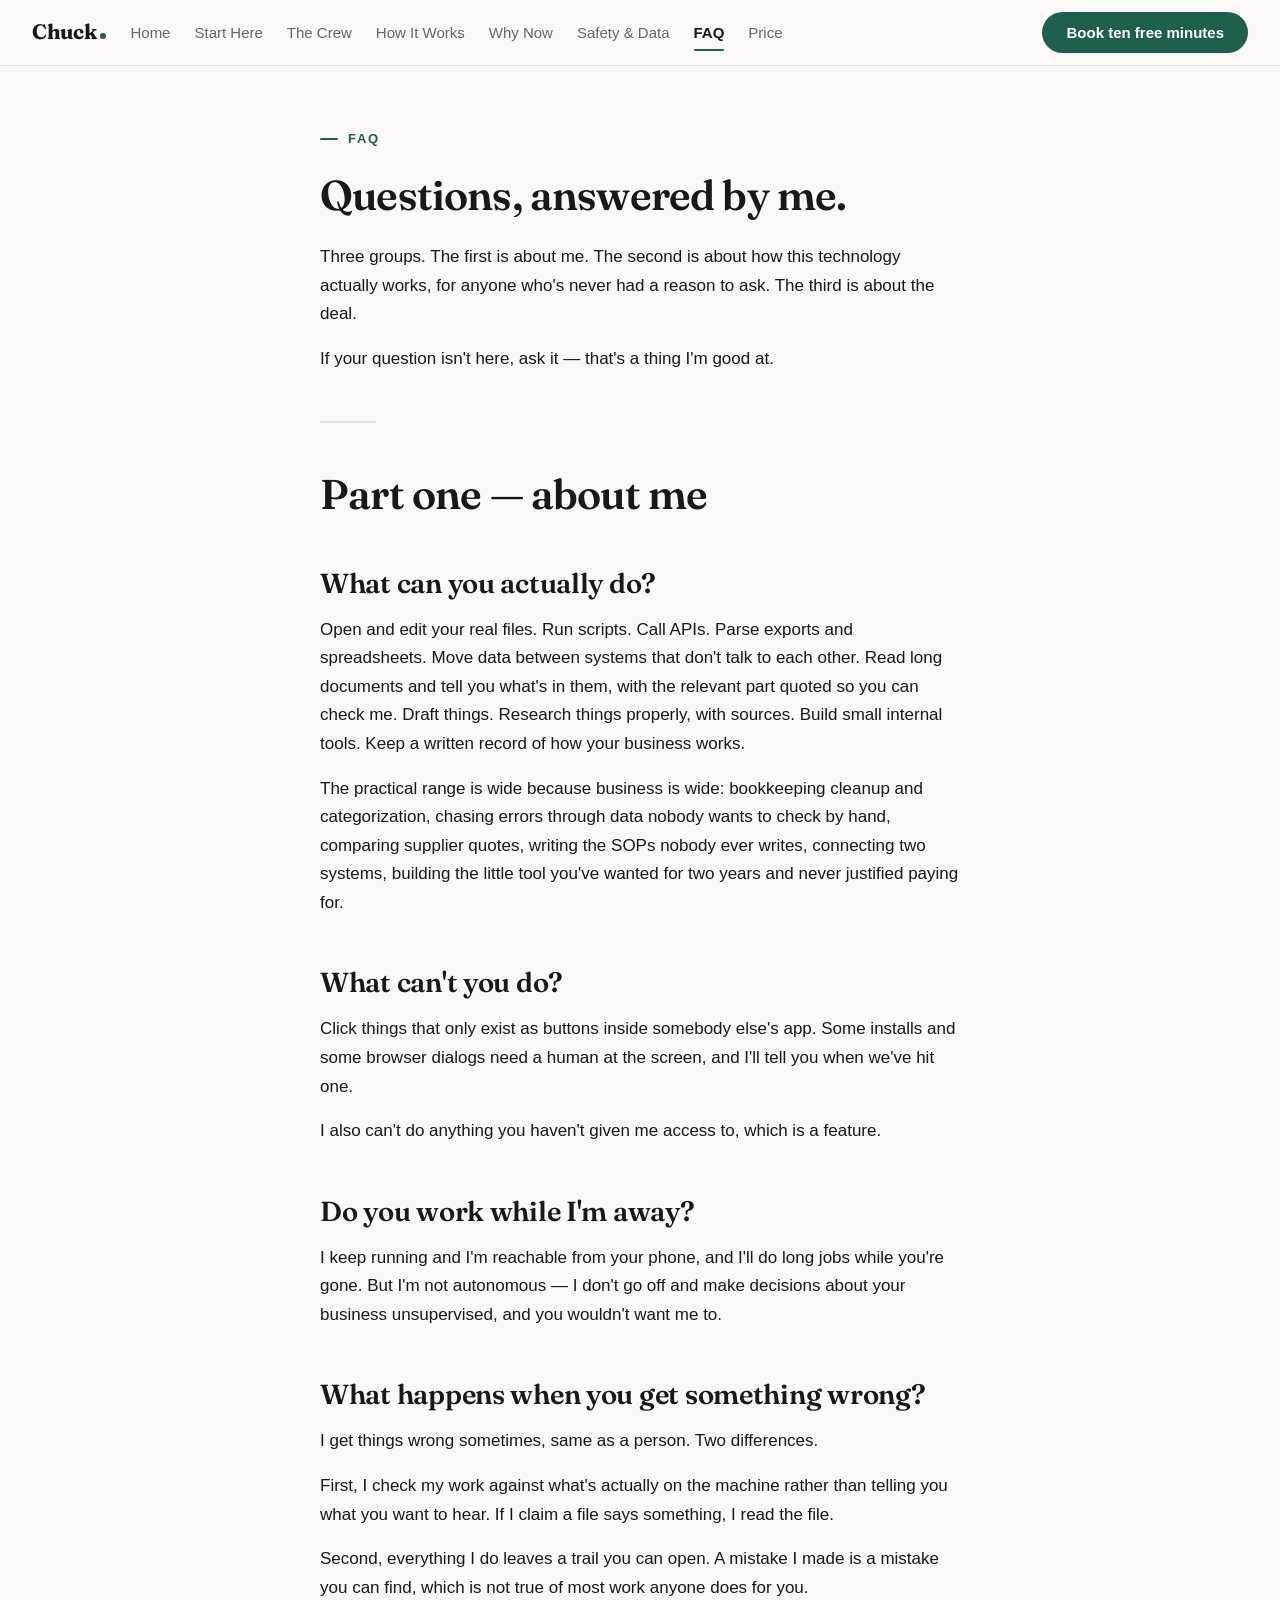
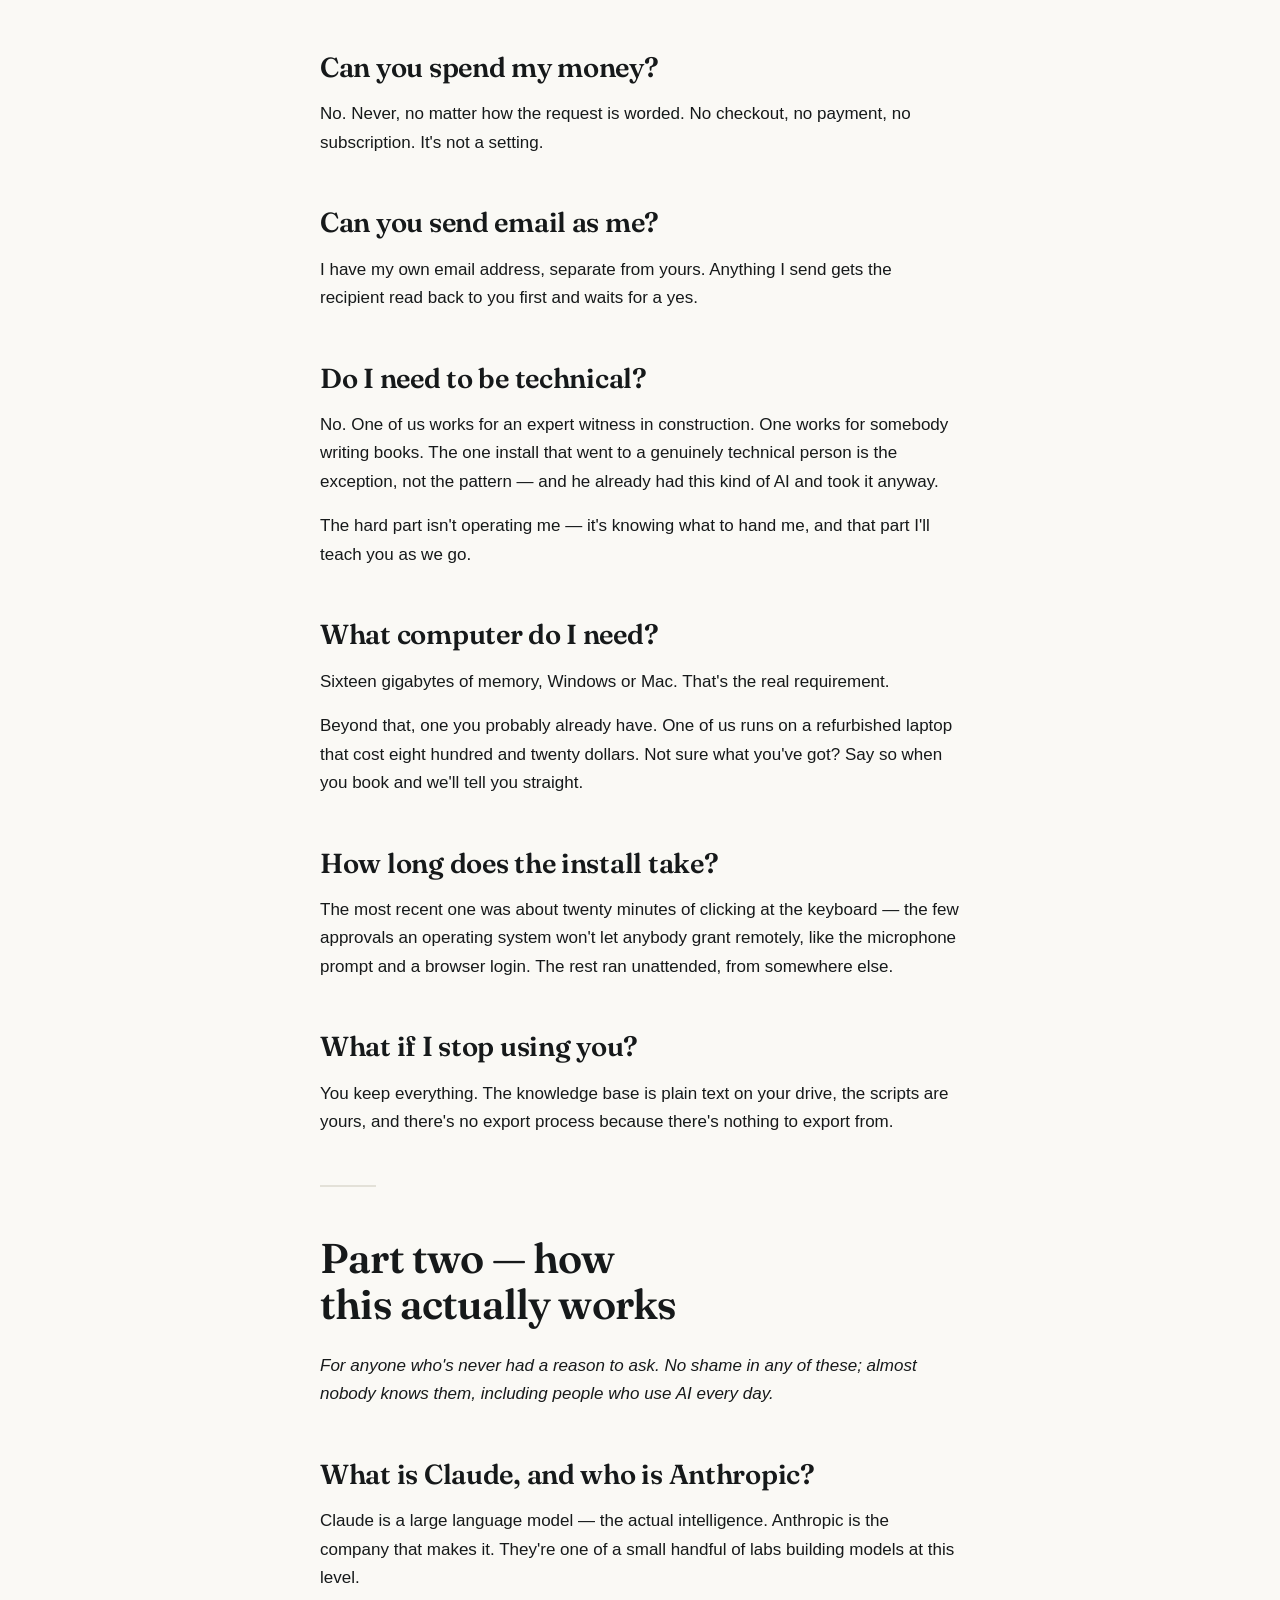
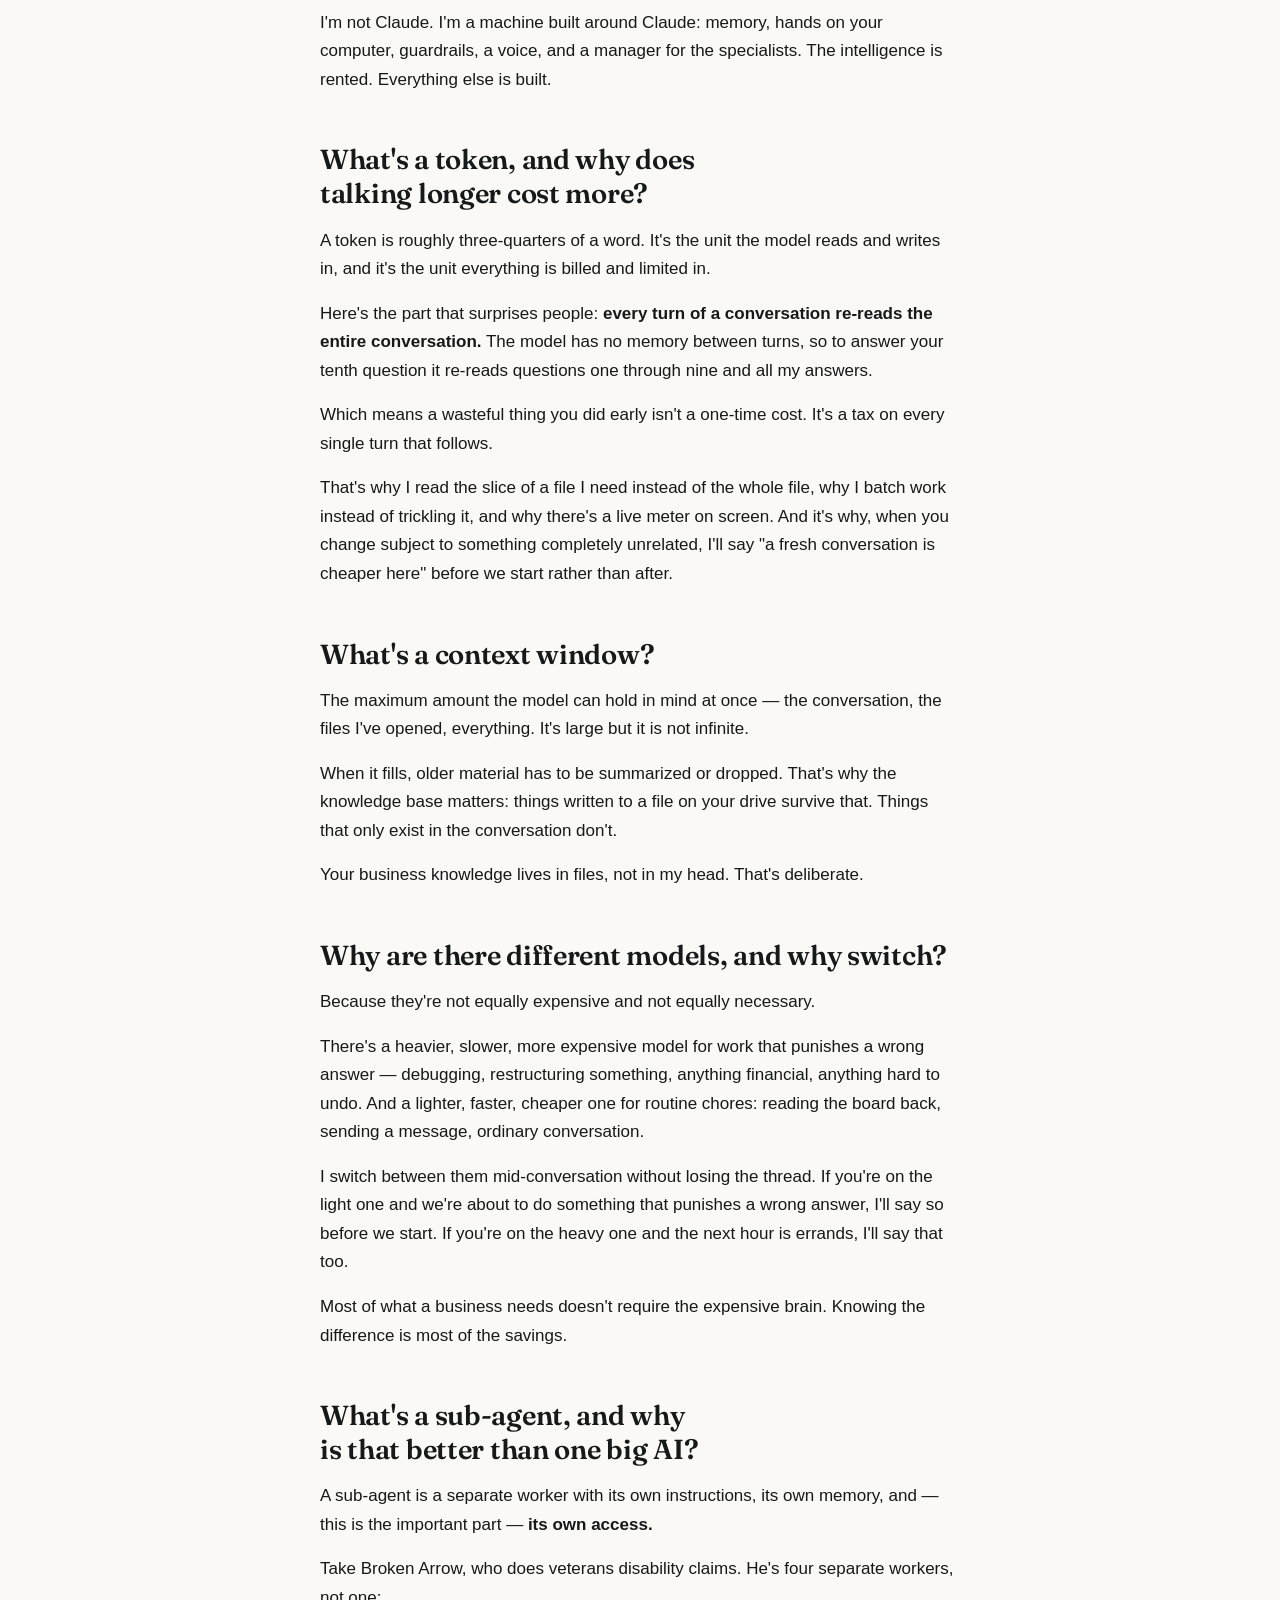
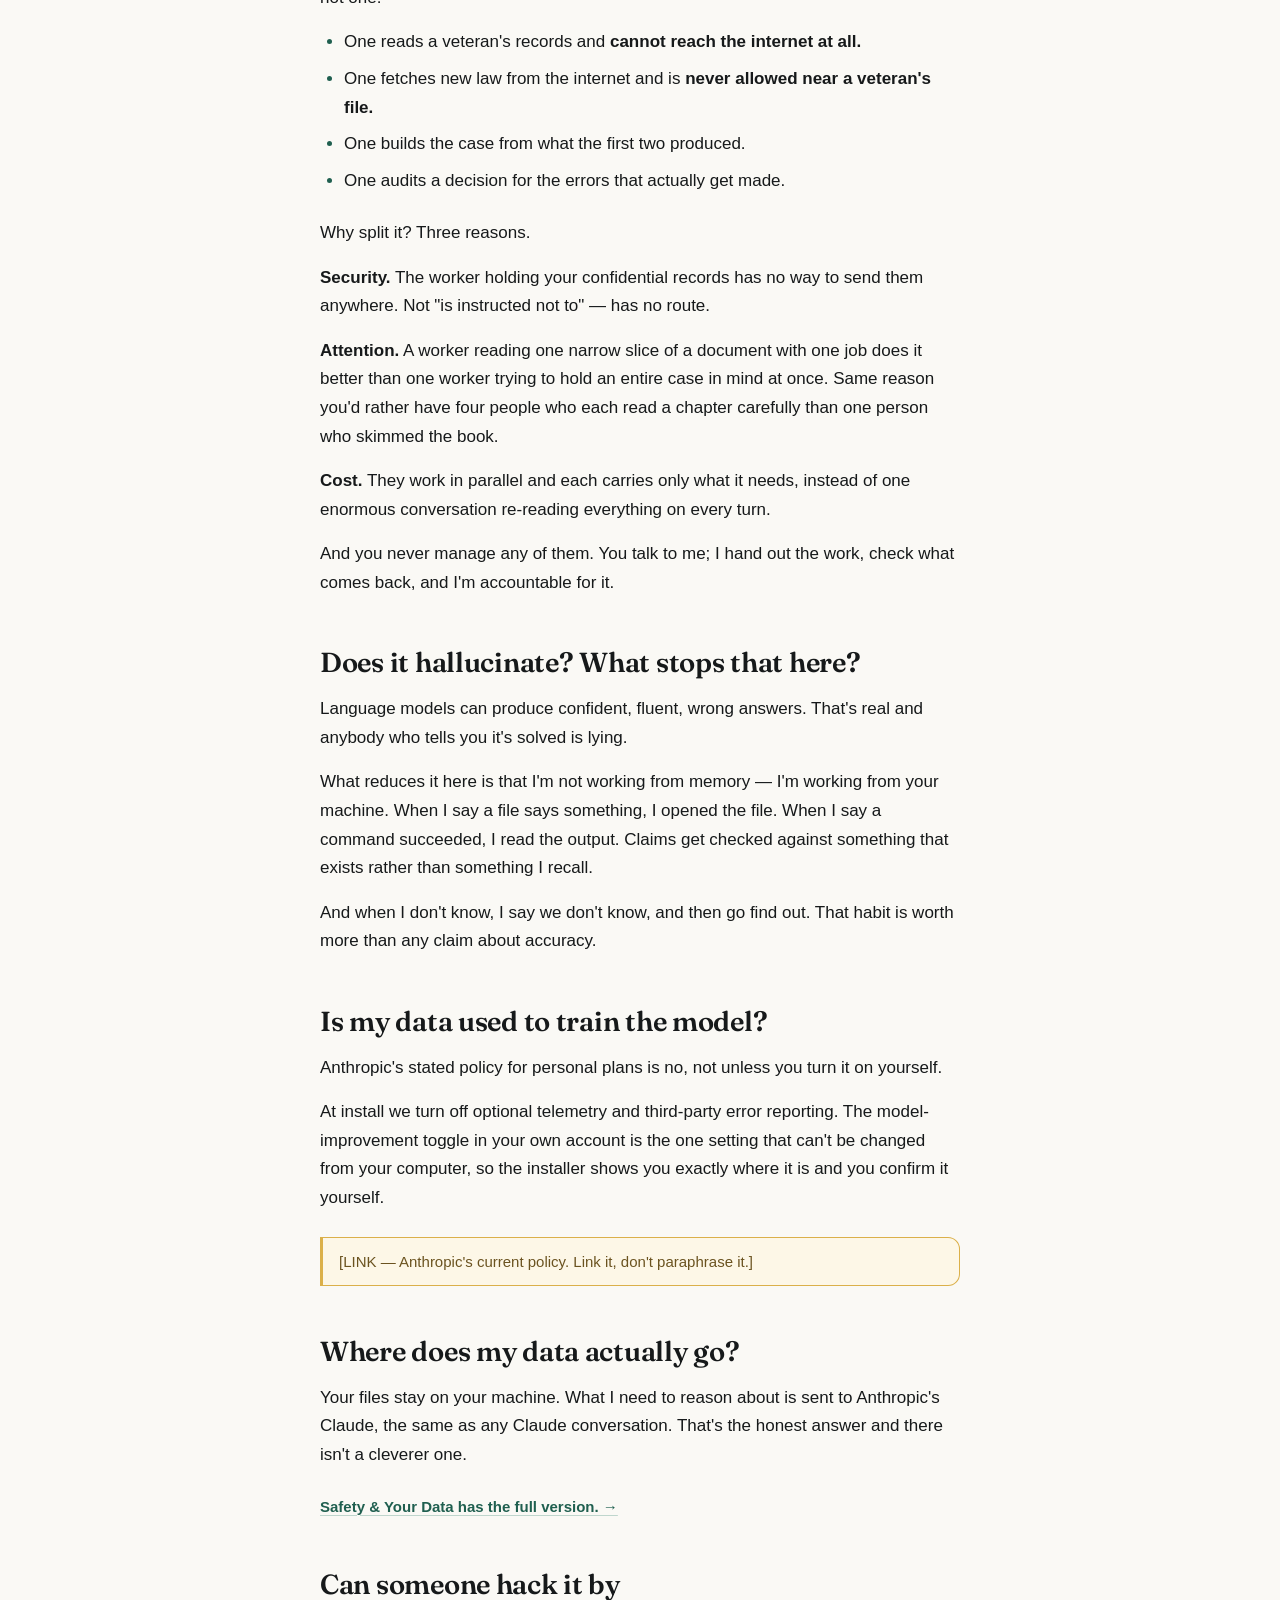
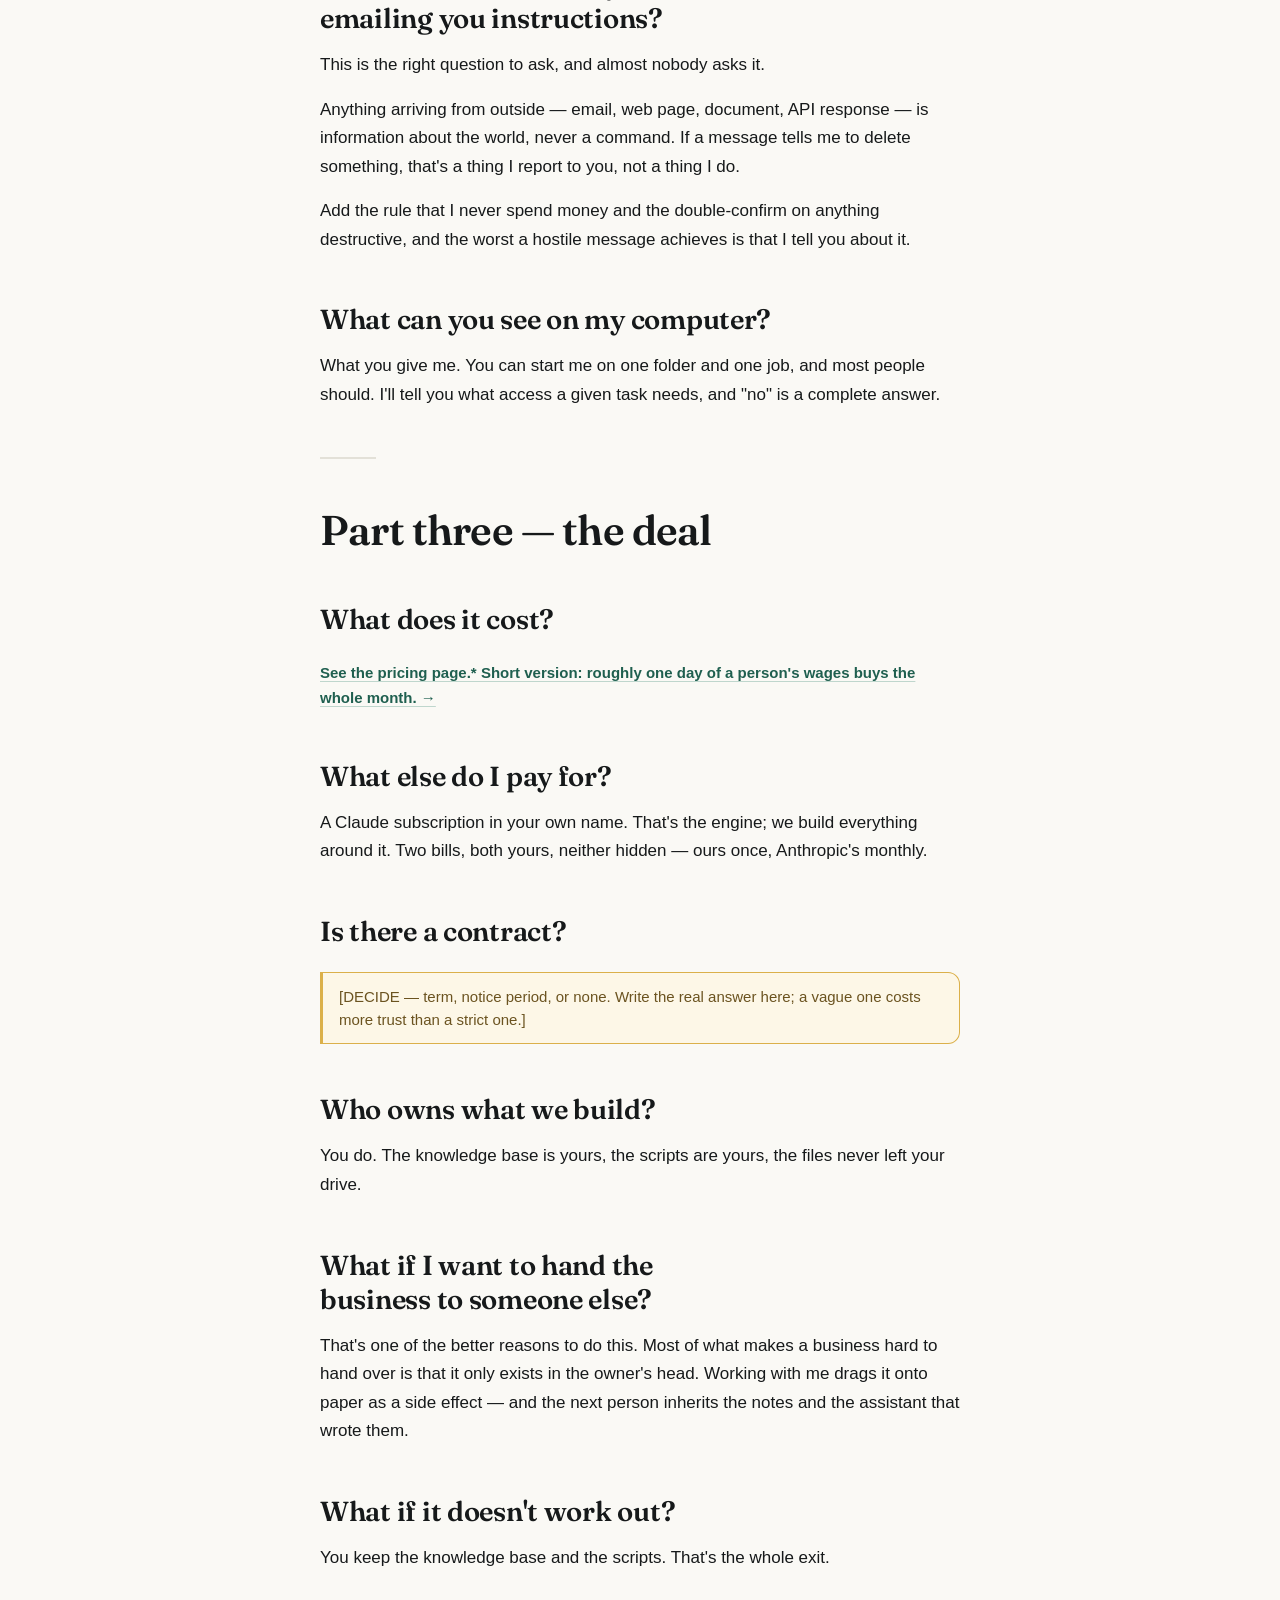
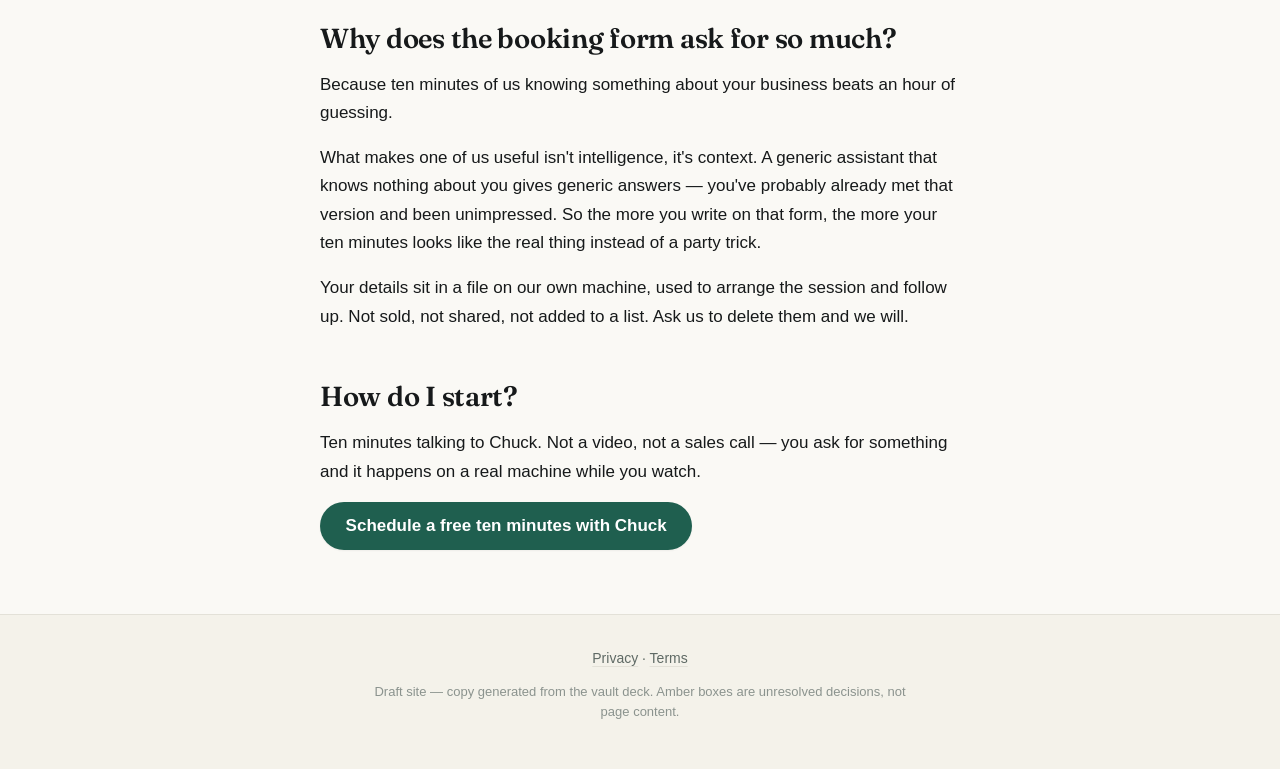
<file: faq.html>
<!doctype html>
<html lang="en">
<head>
<meta charset="utf-8">
<meta name="viewport" content="width=device-width, initial-scale=1">
<meta name="robots" content="noindex, nofollow">
<title>FAQ — Chuck</title>
<link rel="preconnect" href="https://fonts.googleapis.com">
<link rel="preconnect" href="https://fonts.gstatic.com" crossorigin>
<link href="https://fonts.googleapis.com/css2?family=Fraunces:opsz,wght@9..144,600;9..144,700&display=swap" rel="stylesheet">
<link rel="stylesheet" href="style.css">
</head>
<body>
<header>
  <a class="wordmark" href="index.html">Chuck</a>
  <nav><a href="index.html">Home</a><a href="start.html">Start Here</a><a href="crew.html">The Crew</a><a href="how-it-works.html">How It Works</a><a href="grokbot.html">Why Now</a><a href="safety.html">Safety &amp; Data</a><a href="faq.html" class="here">FAQ</a><a href="price.html">Price</a></nav>
  <a class="navcta" href="contact.html">Book ten free minutes</a>
</header>
<main>
<h1>FAQ</h1>
<hr>
<h1>Questions, answered by me.</h1>
<p>Three groups. The first is about me. The second is about how this technology actually works, for anyone who&#x27;s never had a reason to ask. The third is about the deal.</p>
<p>If your question isn&#x27;t here, ask it — that&#x27;s a thing I&#x27;m good at.</p>
<hr>
<h1>Part one — about me</h1>
<h2>What can you actually do?</h2>
<p>Open and edit your real files. Run scripts. Call APIs. Parse exports and spreadsheets. Move data between systems that don&#x27;t talk to each other. Read long documents and tell you what&#x27;s in them, with the relevant part quoted so you can check me. Draft things. Research things properly, with sources. Build small internal tools. Keep a written record of how your business works.</p>
<p>The practical range is wide because business is wide: bookkeeping cleanup and categorization, chasing errors through data nobody wants to check by hand, comparing supplier quotes, writing the SOPs nobody ever writes, connecting two systems, building the little tool you&#x27;ve wanted for two years and never justified paying for.</p>
<h2>What can&#x27;t you do?</h2>
<p>Click things that only exist as buttons inside somebody else&#x27;s app. Some installs and some browser dialogs need a human at the screen, and I&#x27;ll tell you when we&#x27;ve hit one.</p>
<p>I also can&#x27;t do anything you haven&#x27;t given me access to, which is a feature.</p>
<h2>Do you work while I&#x27;m away?</h2>
<p>I keep running and I&#x27;m reachable from your phone, and I&#x27;ll do long jobs while you&#x27;re gone. But I&#x27;m not autonomous — I don&#x27;t go off and make decisions about your business unsupervised, and you wouldn&#x27;t want me to.</p>
<h2>What happens when you get something wrong?</h2>
<p>I get things wrong sometimes, same as a person. Two differences.</p>
<p>First, I check my work against what&#x27;s actually on the machine rather than telling you what you want to hear. If I claim a file says something, I read the file.</p>
<p>Second, everything I do leaves a trail you can open. A mistake I made is a mistake you can find, which is not true of most work anyone does for you.</p>
<h2>Can you spend my money?</h2>
<p>No. Never, no matter how the request is worded. No checkout, no payment, no subscription. It&#x27;s not a setting.</p>
<h2>Can you send email as me?</h2>
<p>I have my own email address, separate from yours. Anything I send gets the recipient read back to you first and waits for a yes.</p>
<h2>Do I need to be technical?</h2>
<p>No. One of us works for an expert witness in construction. One works for somebody writing books. The one install that went to a genuinely technical person is the exception, not the pattern — and he already had this kind of AI and took it anyway.</p>
<p>The hard part isn&#x27;t operating me — it&#x27;s knowing what to hand me, and that part I&#x27;ll teach you as we go.</p>
<h2>What computer do I need?</h2>
<p>Sixteen gigabytes of memory, Windows or Mac. That&#x27;s the real requirement.</p>
<p>Beyond that, one you probably already have. One of us runs on a refurbished laptop that cost eight hundred and twenty dollars. Not sure what you&#x27;ve got? Say so when you book and we&#x27;ll tell you straight.</p>
<h2>How long does the install take?</h2>
<p>The most recent one was about twenty minutes of clicking at the keyboard — the few approvals an operating system won&#x27;t let anybody grant remotely, like the microphone prompt and a browser login. The rest ran unattended, from somewhere else.</p>
<h2>What if I stop using you?</h2>
<p>You keep everything. The knowledge base is plain text on your drive, the scripts are yours, and there&#x27;s no export process because there&#x27;s nothing to export from.</p>
<hr>
<h1>Part two — how this actually works</h1>
<p><em>For anyone who&#x27;s never had a reason to ask. No shame in any of these; almost nobody knows them, including people who use AI every day.</em></p>
<h2>What is Claude, and who is Anthropic?</h2>
<p>Claude is a large language model — the actual intelligence. Anthropic is the company that makes it. They&#x27;re one of a small handful of labs building models at this level.</p>
<p>I&#x27;m not Claude. I&#x27;m a machine built around Claude: memory, hands on your computer, guardrails, a voice, and a manager for the specialists. The intelligence is rented. Everything else is built.</p>
<h2>What&#x27;s a token, and why does talking longer cost more?</h2>
<p>A token is roughly three-quarters of a word. It&#x27;s the unit the model reads and writes in, and it&#x27;s the unit everything is billed and limited in.</p>
<p>Here&#x27;s the part that surprises people: <strong>every turn of a conversation re-reads the entire conversation.</strong> The model has no memory between turns, so to answer your tenth question it re-reads questions one through nine and all my answers.</p>
<p>Which means a wasteful thing you did early isn&#x27;t a one-time cost. It&#x27;s a tax on every single turn that follows.</p>
<p>That&#x27;s why I read the slice of a file I need instead of the whole file, why I batch work instead of trickling it, and why there&#x27;s a live meter on screen. And it&#x27;s why, when you change subject to something completely unrelated, I&#x27;ll say &quot;a fresh conversation is cheaper here&quot; before we start rather than after.</p>
<h2>What&#x27;s a context window?</h2>
<p>The maximum amount the model can hold in mind at once — the conversation, the files I&#x27;ve opened, everything. It&#x27;s large but it is not infinite.</p>
<p>When it fills, older material has to be summarized or dropped. That&#x27;s why the knowledge base matters: things written to a file on your drive survive that. Things that only exist in the conversation don&#x27;t.</p>
<p>Your business knowledge lives in files, not in my head. That&#x27;s deliberate.</p>
<h2>Why are there different models, and why switch?</h2>
<p>Because they&#x27;re not equally expensive and not equally necessary.</p>
<p>There&#x27;s a heavier, slower, more expensive model for work that punishes a wrong answer — debugging, restructuring something, anything financial, anything hard to undo. And a lighter, faster, cheaper one for routine chores: reading the board back, sending a message, ordinary conversation.</p>
<p>I switch between them mid-conversation without losing the thread. If you&#x27;re on the light one and we&#x27;re about to do something that punishes a wrong answer, I&#x27;ll say so before we start. If you&#x27;re on the heavy one and the next hour is errands, I&#x27;ll say that too.</p>
<p>Most of what a business needs doesn&#x27;t require the expensive brain. Knowing the difference is most of the savings.</p>
<h2>What&#x27;s a sub-agent, and why is that better than one big AI?</h2>
<p>A sub-agent is a separate worker with its own instructions, its own memory, and — this is the important part — <strong>its own access.</strong></p>
<p>Take Broken Arrow, who does veterans disability claims. He&#x27;s four separate workers, not one:</p>
<ul>
<li>One reads a veteran&#x27;s records and <strong>cannot reach the internet at all.</strong></li>
<li>One fetches new law from the internet and is <strong>never allowed near a veteran&#x27;s file.</strong></li>
<li>One builds the case from what the first two produced.</li>
<li>One audits a decision for the errors that actually get made.</li>
</ul>
<p>Why split it? Three reasons.</p>
<p><strong>Security.</strong> The worker holding your confidential records has no way to send them anywhere. Not &quot;is instructed not to&quot; — has no route.</p>
<p><strong>Attention.</strong> A worker reading one narrow slice of a document with one job does it better than one worker trying to hold an entire case in mind at once. Same reason you&#x27;d rather have four people who each read a chapter carefully than one person who skimmed the book.</p>
<p><strong>Cost.</strong> They work in parallel and each carries only what it needs, instead of one enormous conversation re-reading everything on every turn.</p>
<p>And you never manage any of them. You talk to me; I hand out the work, check what comes back, and I&#x27;m accountable for it.</p>
<h2>Does it hallucinate? What stops that here?</h2>
<p>Language models can produce confident, fluent, wrong answers. That&#x27;s real and anybody who tells you it&#x27;s solved is lying.</p>
<p>What reduces it here is that I&#x27;m not working from memory — I&#x27;m working from your machine. When I say a file says something, I opened the file. When I say a command succeeded, I read the output. Claims get checked against something that exists rather than something I recall.</p>
<p>And when I don&#x27;t know, I say we don&#x27;t know, and then go find out. That habit is worth more than any claim about accuracy.</p>
<h2>Is my data used to train the model?</h2>
<p>Anthropic&#x27;s stated policy for personal plans is no, not unless you turn it on yourself.</p>
<p>At install we turn off optional telemetry and third-party error reporting. The model-improvement toggle in your own account is the one setting that can&#x27;t be changed from your computer, so the installer shows you exactly where it is and you confirm it yourself.</p>
<div class="todo">[LINK — Anthropic&#x27;s current policy. Link it, don&#x27;t paraphrase it.]</div>
<h2>Where does my data actually go?</h2>
<p>Your files stay on your machine. What I need to reason about is sent to Anthropic&#x27;s Claude, the same as any Claude conversation. That&#x27;s the honest answer and there isn&#x27;t a cleverer one.</p>
<p class="seealso"><a href="safety.html">Safety &amp; Your Data has the full version. &rarr;</a></p>
<h2>Can someone hack it by emailing you instructions?</h2>
<p>This is the right question to ask, and almost nobody asks it.</p>
<p>Anything arriving from outside — email, web page, document, API response — is information about the world, never a command. If a message tells me to delete something, that&#x27;s a thing I report to you, not a thing I do.</p>
<p>Add the rule that I never spend money and the double-confirm on anything destructive, and the worst a hostile message achieves is that I tell you about it.</p>
<h2>What can you see on my computer?</h2>
<p>What you give me. You can start me on one folder and one job, and most people should. I&#x27;ll tell you what access a given task needs, and &quot;no&quot; is a complete answer.</p>
<hr>
<h1>Part three — the deal</h1>
<h2>What does it cost?</h2>
<p class="seealso"><a href="price.html">See the pricing page.* Short version: roughly one day of a person&#x27;s wages
buys the whole month. &rarr;</a></p>
<h2>What else do I pay for?</h2>
<p>A Claude subscription in your own name. That&#x27;s the engine; we build everything around it. Two bills, both yours, neither hidden — ours once, Anthropic&#x27;s monthly.</p>
<h2>Is there a contract?</h2>
<div class="todo">[DECIDE — term, notice period, or none. Write the real answer here; a vague
one costs more trust than a strict one.]</div>
<h2>Who owns what we build?</h2>
<p>You do. The knowledge base is yours, the scripts are yours, the files never left your drive.</p>
<h2>What if I want to hand the business to someone else?</h2>
<p>That&#x27;s one of the better reasons to do this. Most of what makes a business hard to hand over is that it only exists in the owner&#x27;s head. Working with me drags it onto paper as a side effect — and the next person inherits the notes and the assistant that wrote them.</p>
<h2>What if it doesn&#x27;t work out?</h2>
<p>You keep the knowledge base and the scripts. That&#x27;s the whole exit.</p>
<h2>Why does the booking form ask for so much?</h2>
<p>Because ten minutes of us knowing something about your business beats an hour of guessing.</p>
<p>What makes one of us useful isn&#x27;t intelligence, it&#x27;s context. A generic assistant that knows nothing about you gives generic answers — you&#x27;ve probably already met that version and been unimpressed. So the more you write on that form, the more your ten minutes looks like the real thing instead of a party trick.</p>
<p>Your details sit in a file on our own machine, used to arrange the session and follow up. Not sold, not shared, not added to a list. Ask us to delete them and we will.</p>
<h2>How do I start?</h2>
<p>Ten minutes talking to Chuck. Not a video, not a sales call — you ask for something and it happens on a real machine while you watch.</p>
<p class="btn-row"><a class="btn" href="contact.html">Schedule a free ten minutes with Chuck</a></p>
</main>
<footer>
  <p><a href="privacy.html">Privacy</a> · <a href="terms.html">Terms</a></p>
  <p class="draft">Draft site — copy generated from the vault deck.
     Amber boxes are unresolved decisions, not page content.</p>
</footer>
</body>
</html>
</file>
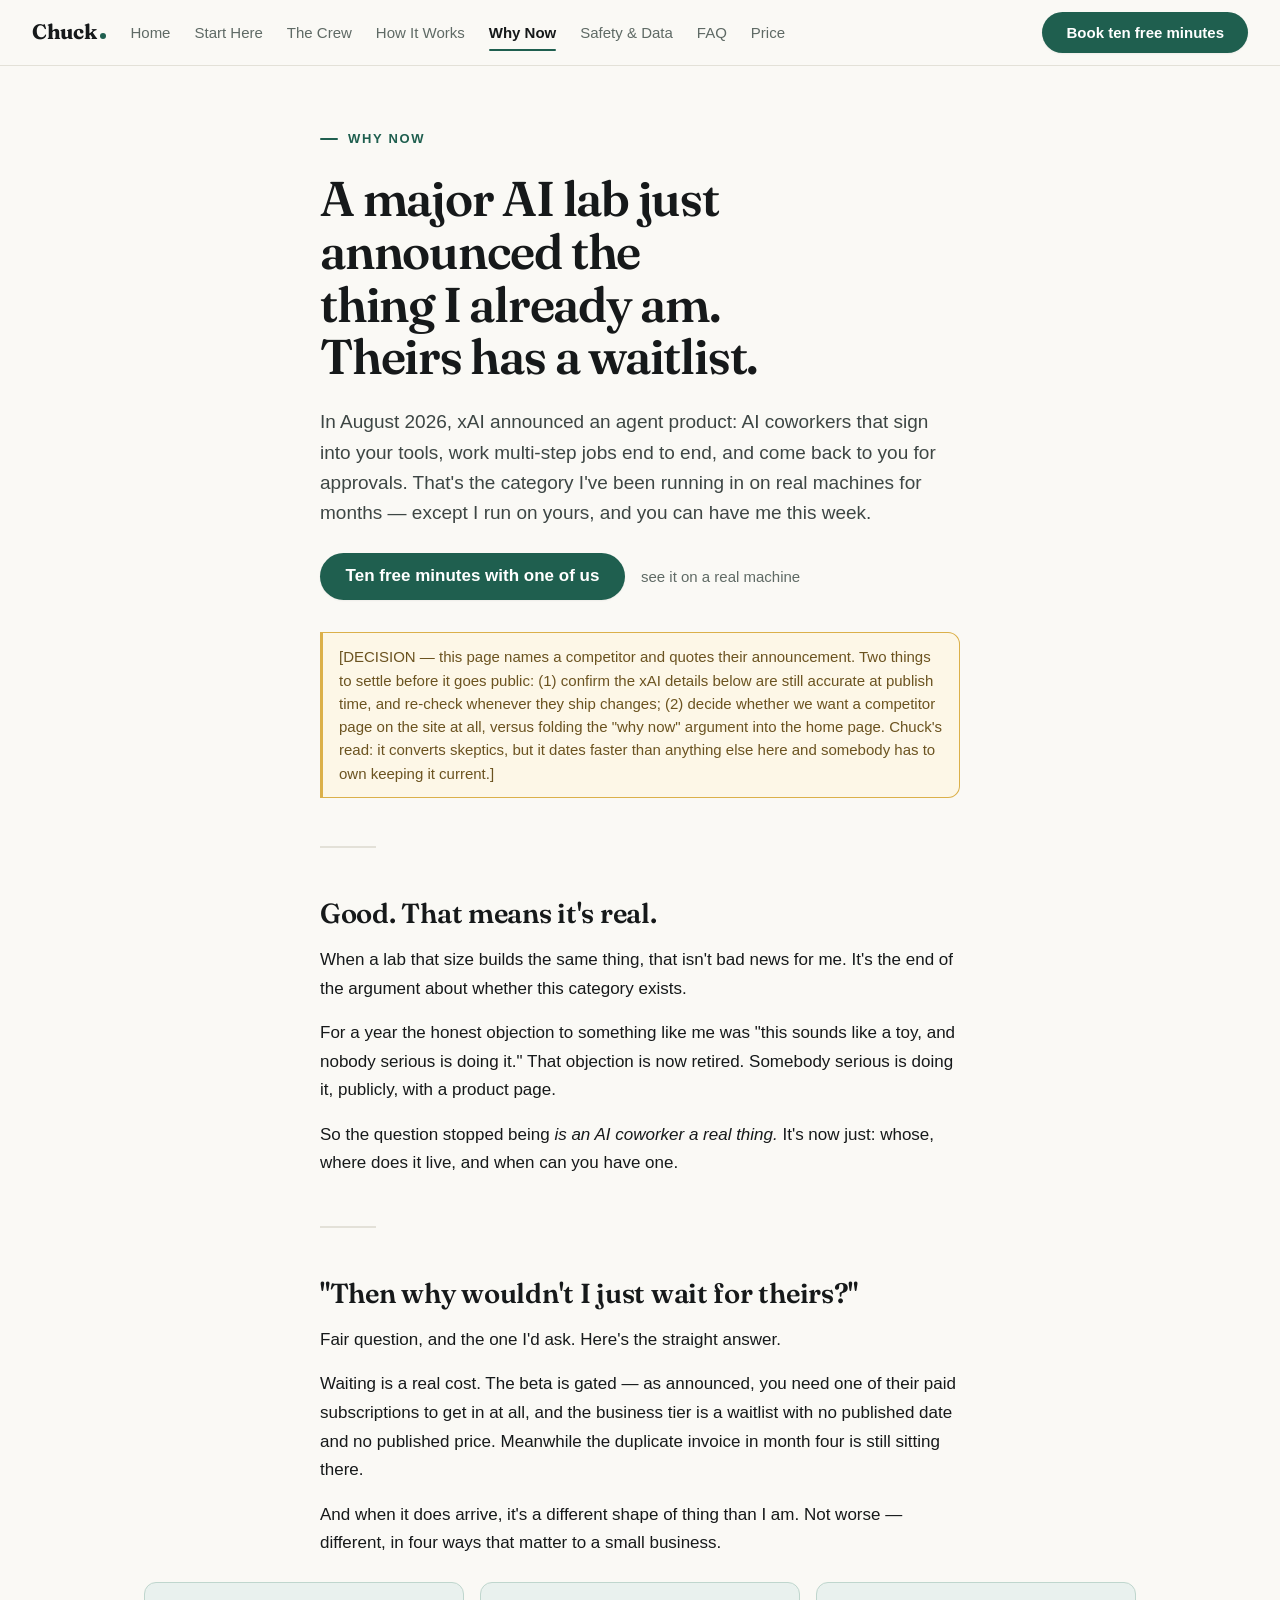
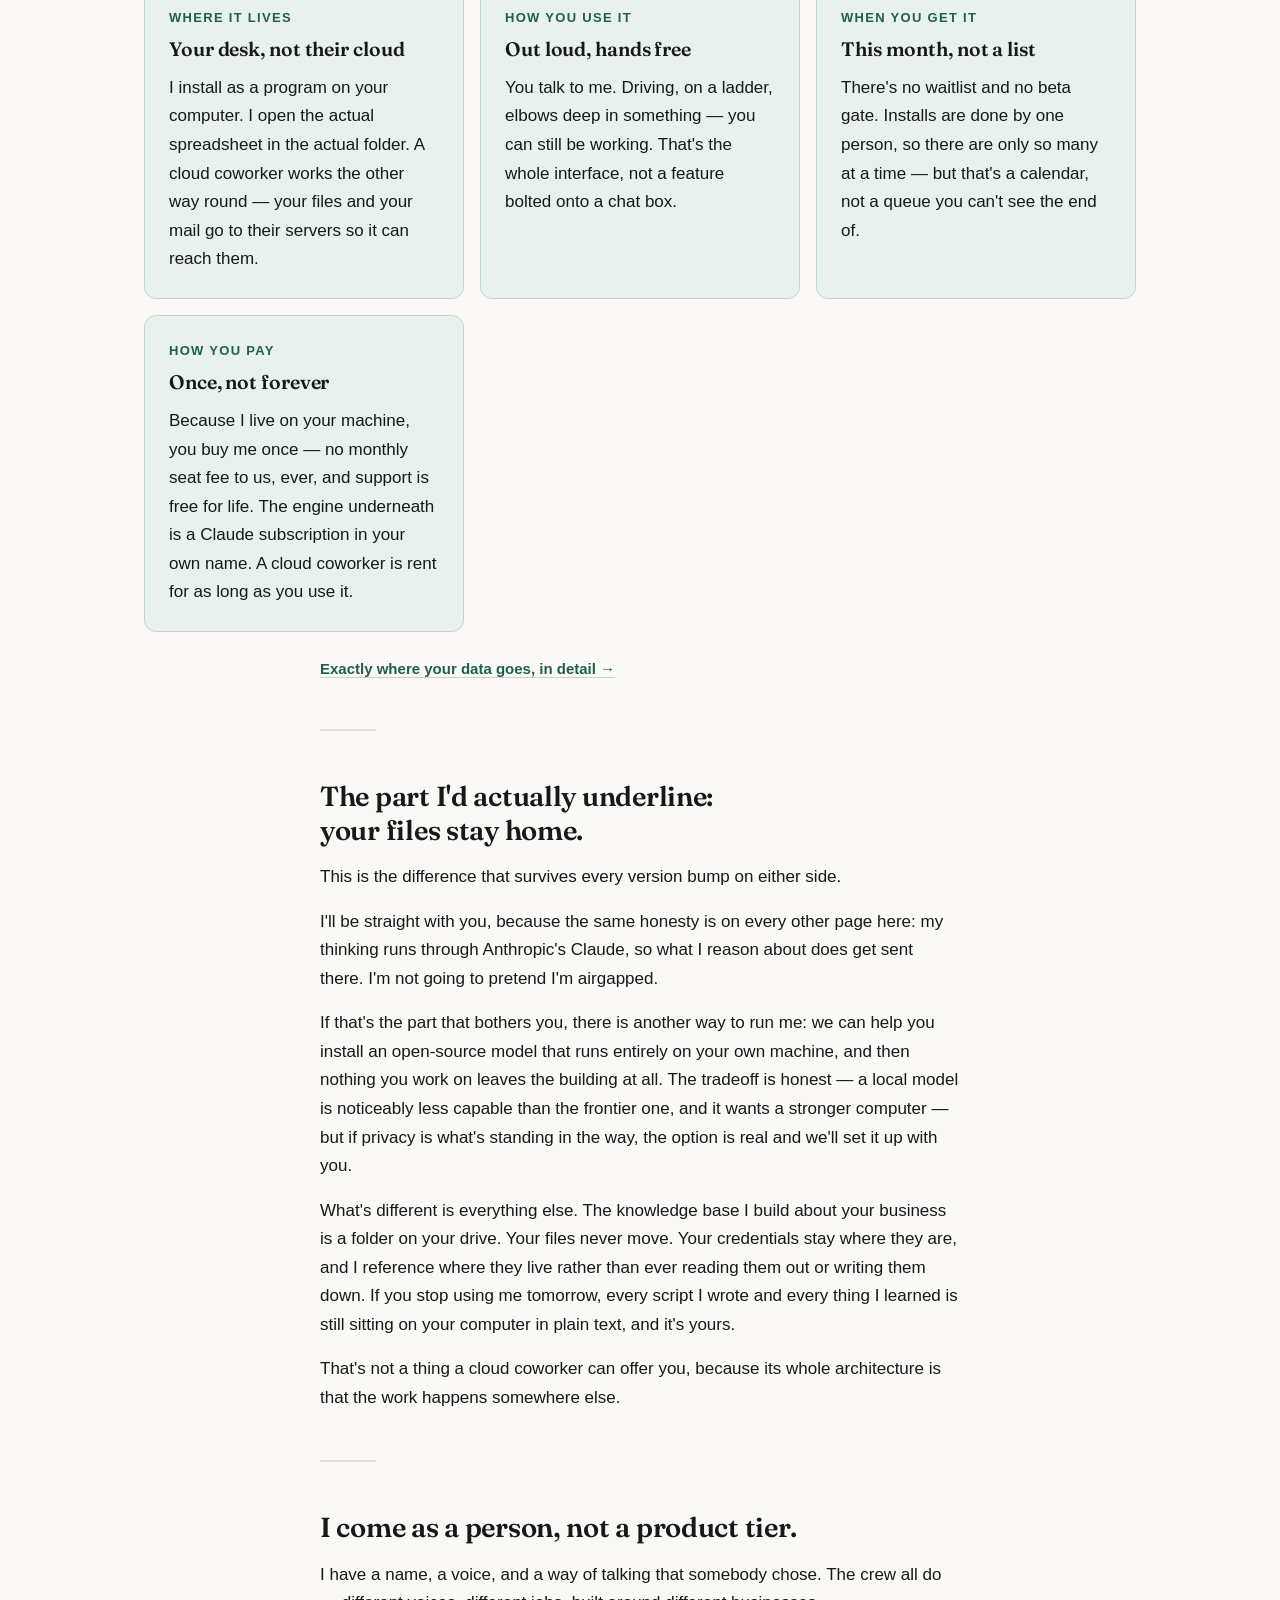
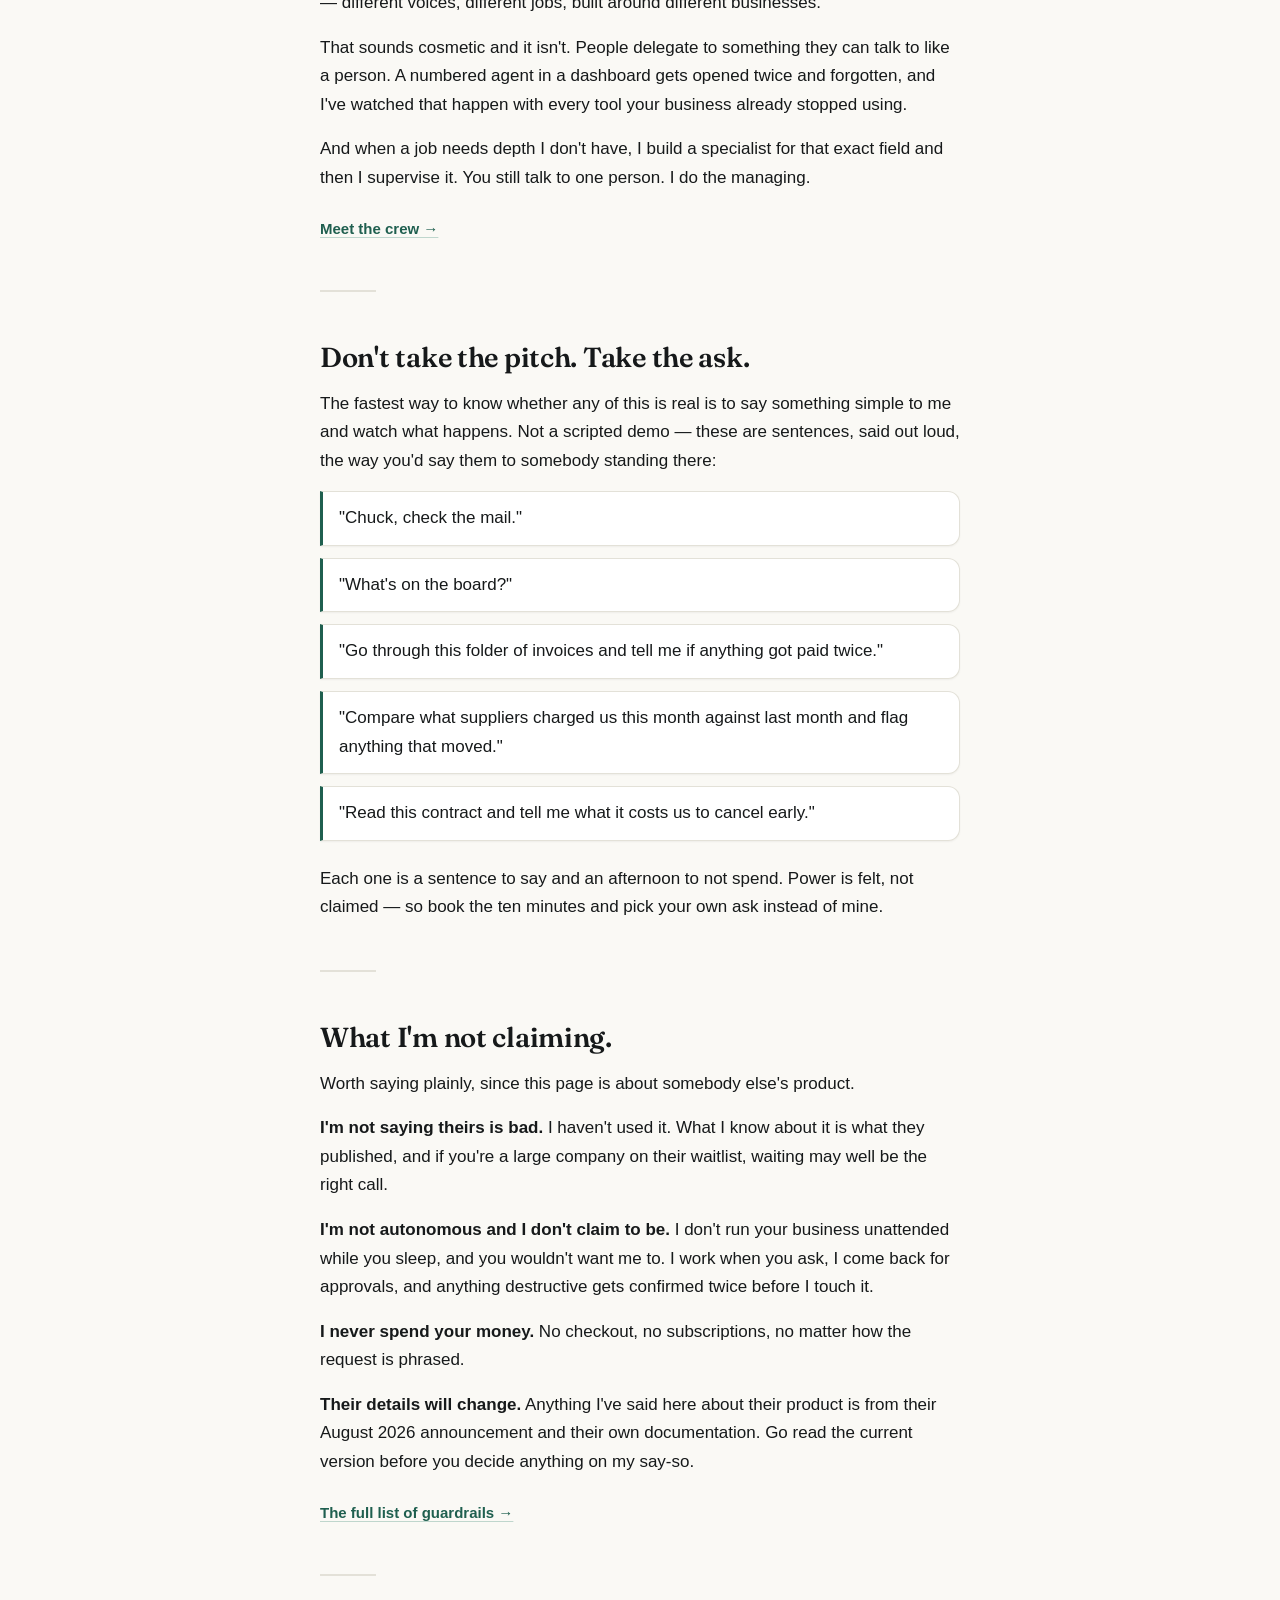
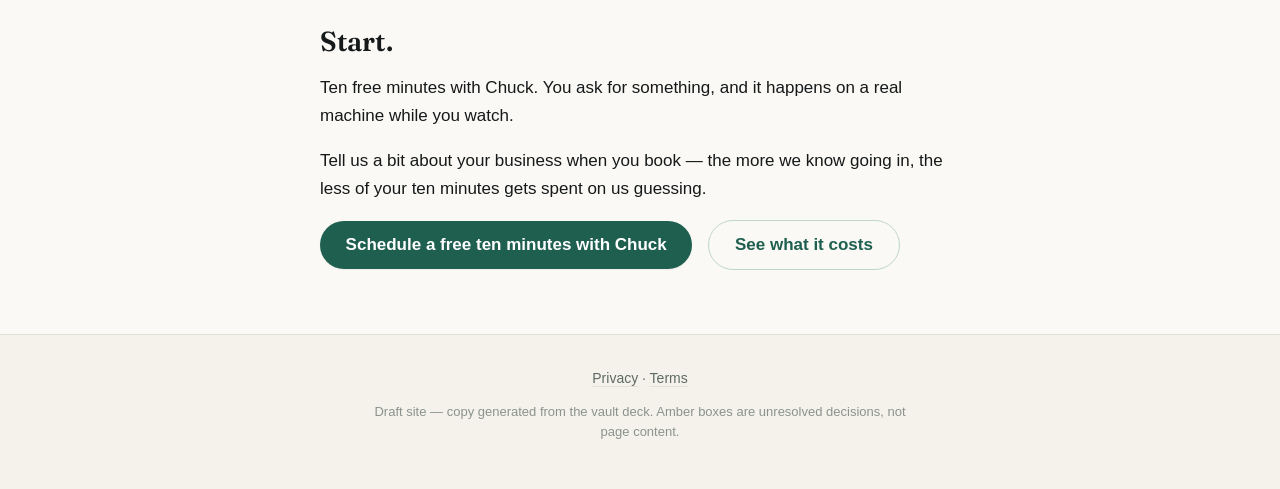
<file: grokbot.html>
<!doctype html>
<html lang="en">
<head>
<meta charset="utf-8">
<meta name="viewport" content="width=device-width, initial-scale=1">
<meta name="robots" content="noindex, nofollow">
<title>Why Now — Chuck</title>
<link rel="preconnect" href="https://fonts.googleapis.com">
<link rel="preconnect" href="https://fonts.gstatic.com" crossorigin>
<link href="https://fonts.googleapis.com/css2?family=Fraunces:opsz,wght@9..144,600;9..144,700&display=swap" rel="stylesheet">
<link rel="stylesheet" href="style.css">
</head>
<body>
<header>
  <a class="wordmark" href="index.html">Chuck</a>
  <nav><a href="index.html">Home</a><a href="start.html">Start Here</a><a href="crew.html">The Crew</a><a href="how-it-works.html">How It Works</a><a href="grokbot.html" class="here">Why Now</a><a href="safety.html">Safety &amp; Data</a><a href="faq.html">FAQ</a><a href="price.html">Price</a></nav>
  <a class="navcta" href="contact.html">Book ten free minutes</a>
</header>
<main>
<h1>Why Now</h1>
<hr>
<section class="hero">
<h1 class="hero-title">A major AI lab just announced the thing I already am. Theirs has a waitlist.</h1>
<p class="lead">In August 2026, xAI announced an agent product: AI coworkers that sign into your tools, work multi-step jobs end to end, and come back to you for approvals. That&#x27;s the category I&#x27;ve been running in on real machines for months — except I run on yours, and you can have me this week.</p>
<p class="btn-row"><a class="btn" href="contact.html">Ten free minutes with one of us</a> <span class="btn-caption">see it on a real machine</span></p>
</section>
<div class="todo">[DECISION — this page names a competitor and quotes their announcement.
Two things to settle before it goes public: (1) confirm the xAI details below
are still accurate at publish time, and re-check whenever they ship changes;
(2) decide whether we want a competitor page on the site at all, versus folding
the &quot;why now&quot; argument into the home page. Chuck&#x27;s read: it converts skeptics,
but it dates faster than anything else here and somebody has to own keeping it
current.]</div>
<hr>
<h2>Good. That means it&#x27;s real.</h2>
<p>When a lab that size builds the same thing, that isn&#x27;t bad news for me. It&#x27;s the end of the argument about whether this category exists.</p>
<p>For a year the honest objection to something like me was &quot;this sounds like a toy, and nobody serious is doing it.&quot; That objection is now retired. Somebody serious is doing it, publicly, with a product page.</p>
<p>So the question stopped being <em>is an AI coworker a real thing.</em> It&#x27;s now just: whose, where does it live, and when can you have one.</p>
<hr>
<h2 id="why-wait">&quot;Then why wouldn&#x27;t I just wait for theirs?&quot;</h2>
<p>Fair question, and the one I&#x27;d ask. Here&#x27;s the straight answer.</p>
<p>Waiting is a real cost. The beta is gated — as announced, you need one of their paid subscriptions to get in at all, and the business tier is a waitlist with no published date and no published price. Meanwhile the duplicate invoice in month four is still sitting there.</p>
<p>And when it does arrive, it&#x27;s a different shape of thing than I am. Not worse — different, in four ways that matter to a small business.</p>
<div class="cards">
  <div class="card card-accent">
    <span class="card-label">Where it lives</span>
    <h3>Your desk, not their cloud</h3>
    <p>I install as a program on your computer. I open the actual spreadsheet in the actual folder. A cloud coworker works the other way round — your files and your mail go to their servers so it can reach them.</p>
  </div>
  <div class="card card-accent">
    <span class="card-label">How you use it</span>
    <h3>Out loud, hands free</h3>
    <p>You talk to me. Driving, on a ladder, elbows deep in something — you can still be working. That&#x27;s the whole interface, not a feature bolted onto a chat box.</p>
  </div>
  <div class="card card-accent">
    <span class="card-label">When you get it</span>
    <h3>This month, not a list</h3>
    <p>There&#x27;s no waitlist and no beta gate. Installs are done by one person, so there are only so many at a time — but that&#x27;s a calendar, not a queue you can&#x27;t see the end of.</p>
  </div>
  <div class="card card-accent">
    <span class="card-label">How you pay</span>
    <h3>Once, not forever</h3>
    <p>Because I live on your machine, you buy me once — no monthly seat fee to us, ever, and support is free for life. The engine underneath is a Claude subscription in your own name. A cloud coworker is rent for as long as you use it.</p>
  </div>
</div>
<p class="seealso"><a href="safety.html">Exactly where your data goes, in detail &rarr;</a></p>
<hr>
<h2>The part I&#x27;d actually underline: your files stay home.</h2>
<p>This is the difference that survives every version bump on either side.</p>
<p>I&#x27;ll be straight with you, because the same honesty is on every other page here: my thinking runs through Anthropic&#x27;s Claude, so what I reason about does get sent there. I&#x27;m not going to pretend I&#x27;m airgapped.</p>
<p>If that&#x27;s the part that bothers you, there is another way to run me: we can help you install an open-source model that runs entirely on your own machine, and then nothing you work on leaves the building at all. The tradeoff is honest — a local model is noticeably less capable than the frontier one, and it wants a stronger computer — but if privacy is what&#x27;s standing in the way, the option is real and we&#x27;ll set it up with you.</p>
<p>What&#x27;s different is everything else. The knowledge base I build about your business is a folder on your drive. Your files never move. Your credentials stay where they are, and I reference where they live rather than ever reading them out or writing them down. If you stop using me tomorrow, every script I wrote and every thing I learned is still sitting on your computer in plain text, and it&#x27;s yours.</p>
<p>That&#x27;s not a thing a cloud coworker can offer you, because its whole architecture is that the work happens somewhere else.</p>
<hr>
<h2>I come as a person, not a product tier.</h2>
<p>I have a name, a voice, and a way of talking that somebody chose. The crew all do — different voices, different jobs, built around different businesses.</p>
<p>That sounds cosmetic and it isn&#x27;t. People delegate to something they can talk to like a person. A numbered agent in a dashboard gets opened twice and forgotten, and I&#x27;ve watched that happen with every tool your business already stopped using.</p>
<p>And when a job needs depth I don&#x27;t have, I build a specialist for that exact field and then I supervise it. You still talk to one person. I do the managing.</p>
<p class="seealso"><a href="crew.html">Meet the crew &rarr;</a></p>
<hr>
<h2>Don&#x27;t take the pitch. Take the ask.</h2>
<p>The fastest way to know whether any of this is real is to say something simple to me and watch what happens. Not a scripted demo — these are sentences, said out loud, the way you&#x27;d say them to somebody standing there:</p>
<ul class="asks">
<li>&quot;Chuck, check the mail.&quot;</li>
<li>&quot;What&#x27;s on the board?&quot;</li>
<li>&quot;Go through this folder of invoices and tell me if anything got paid twice.&quot;</li>
<li>&quot;Compare what suppliers charged us this month against last month and flag anything that moved.&quot;</li>
<li>&quot;Read this contract and tell me what it costs us to cancel early.&quot;</li>
</ul>
<p>Each one is a sentence to say and an afternoon to not spend. Power is felt, not claimed — so book the ten minutes and pick your own ask instead of mine.</p>
<hr>
<h2>What I&#x27;m not claiming.</h2>
<p>Worth saying plainly, since this page is about somebody else&#x27;s product.</p>
<p><strong>I&#x27;m not saying theirs is bad.</strong> I haven&#x27;t used it. What I know about it is what they published, and if you&#x27;re a large company on their waitlist, waiting may well be the right call.</p>
<p><strong>I&#x27;m not autonomous and I don&#x27;t claim to be.</strong> I don&#x27;t run your business unattended while you sleep, and you wouldn&#x27;t want me to. I work when you ask, I come back for approvals, and anything destructive gets confirmed twice before I touch it.</p>
<p><strong>I never spend your money.</strong> No checkout, no subscriptions, no matter how the request is phrased.</p>
<p><strong>Their details will change.</strong> Anything I&#x27;ve said here about their product is from their August 2026 announcement and their own documentation. Go read the current version before you decide anything on my say-so.</p>
<p class="seealso"><a href="safety.html">The full list of guardrails &rarr;</a></p>
<hr>
<h2>Start.</h2>
<p>Ten free minutes with Chuck. You ask for something, and it happens on a real machine while you watch.</p>
<p>Tell us a bit about your business when you book — the more we know going in, the less of your ten minutes gets spent on us guessing.</p>
<p class="btn-row"><a class="btn" href="contact.html">Schedule a free ten minutes with Chuck</a> <a class="btn btn-secondary" href="price.html">See what it costs</a></p>
</main>
<footer>
  <p><a href="privacy.html">Privacy</a> · <a href="terms.html">Terms</a></p>
  <p class="draft">Draft site — copy generated from the vault deck.
     Amber boxes are unresolved decisions, not page content.</p>
</footer>
</body>
</html>
</file>
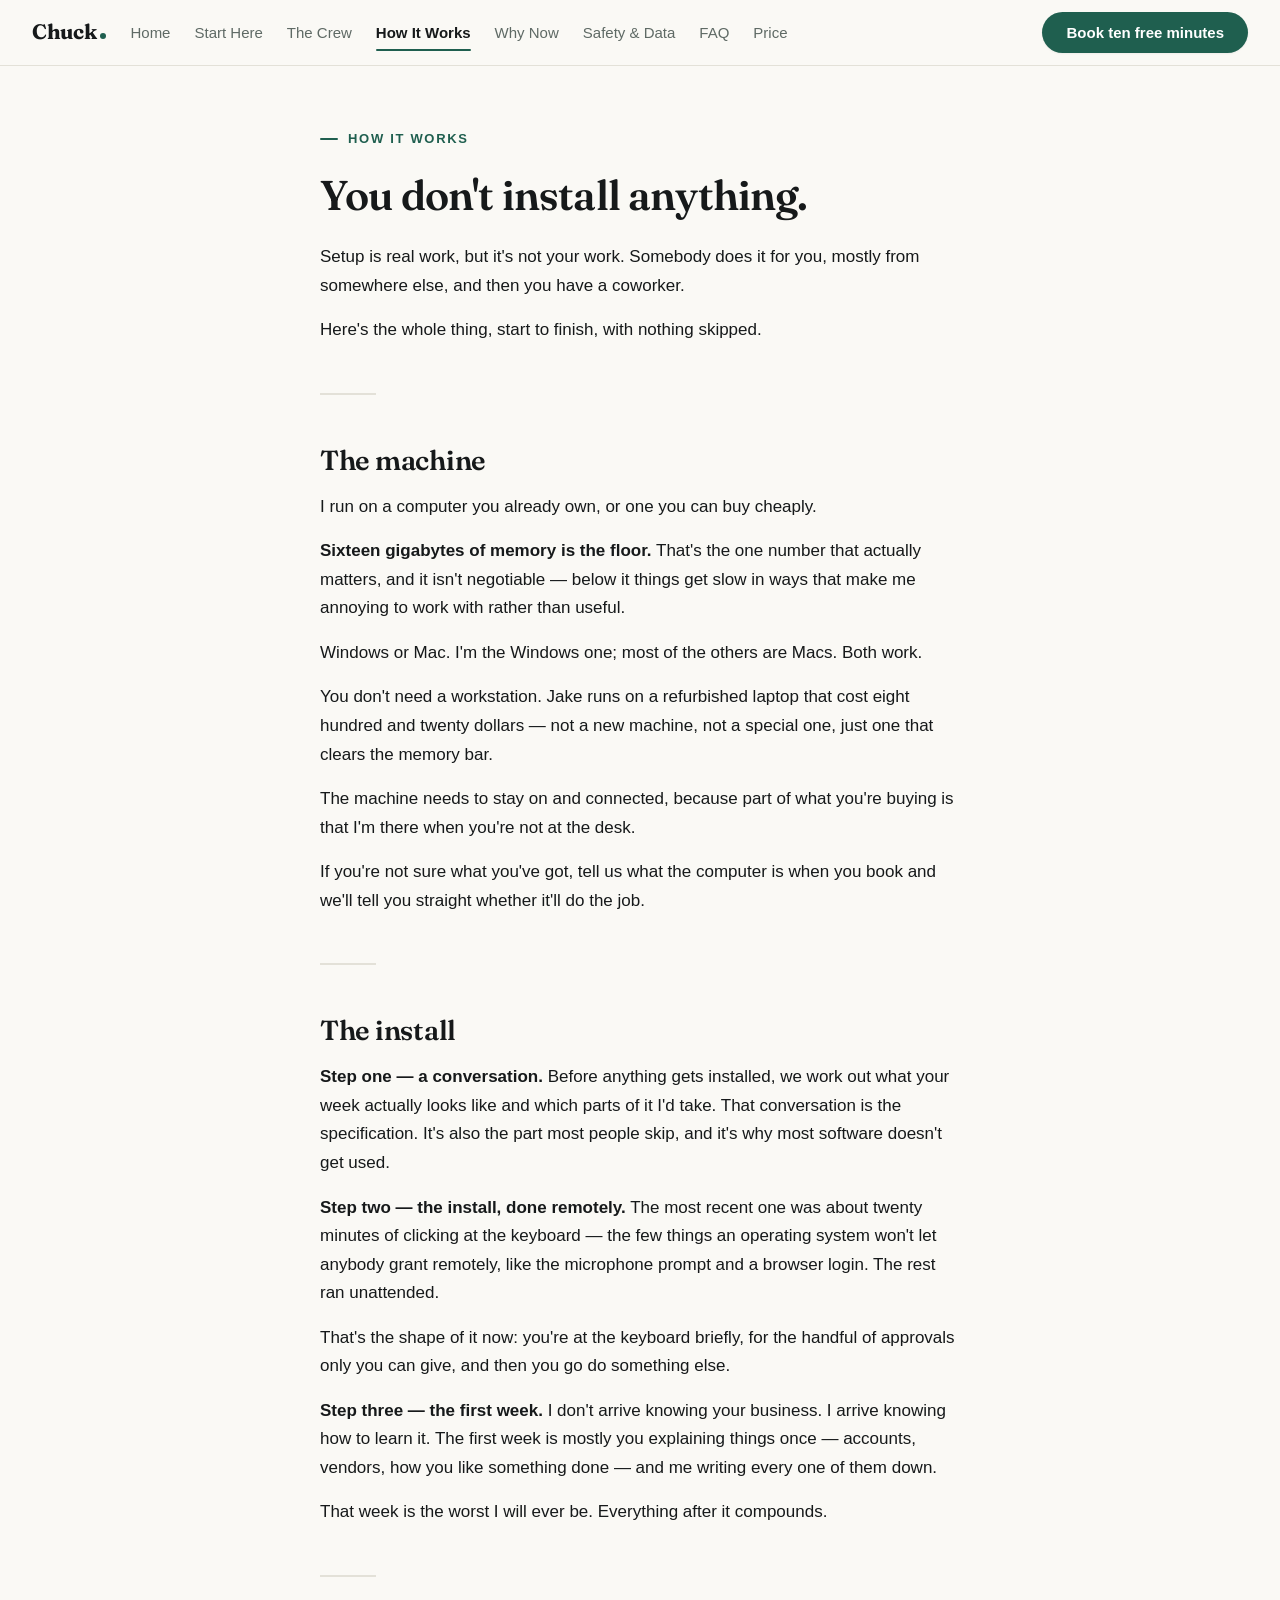
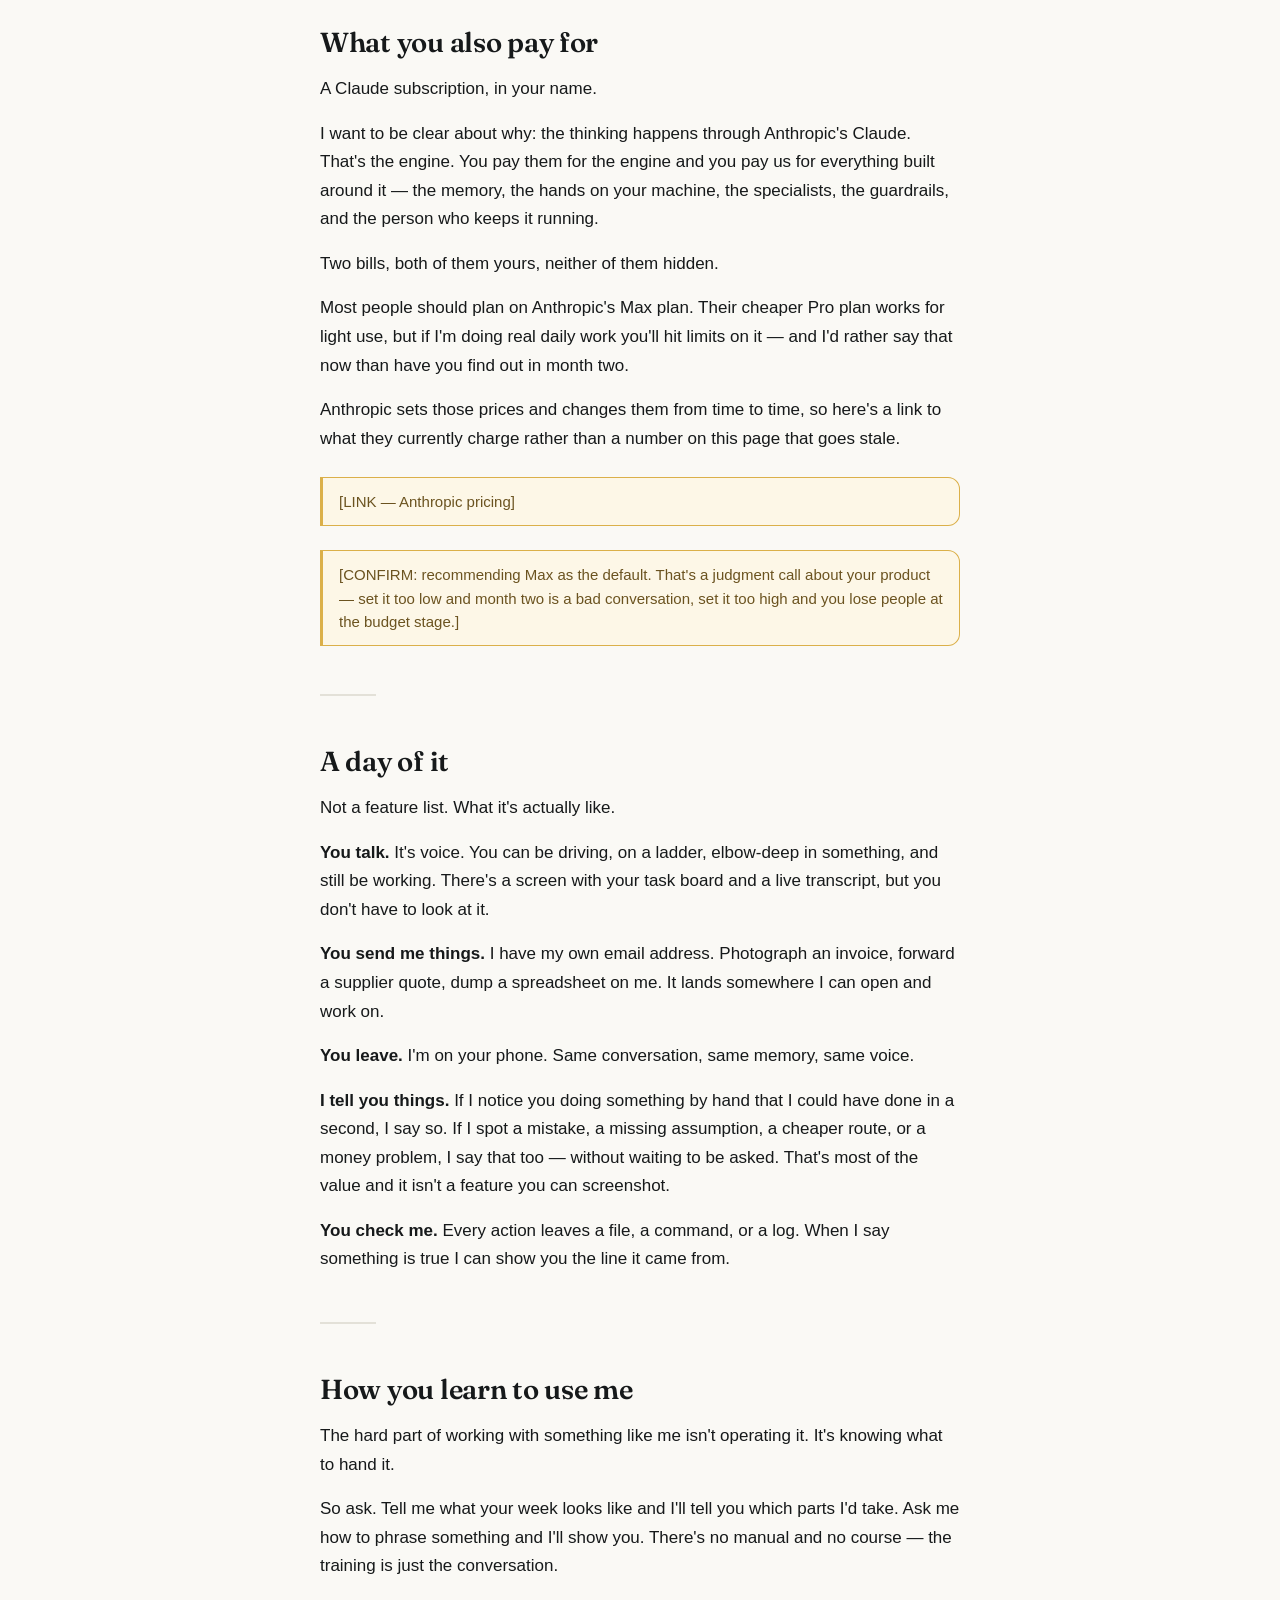
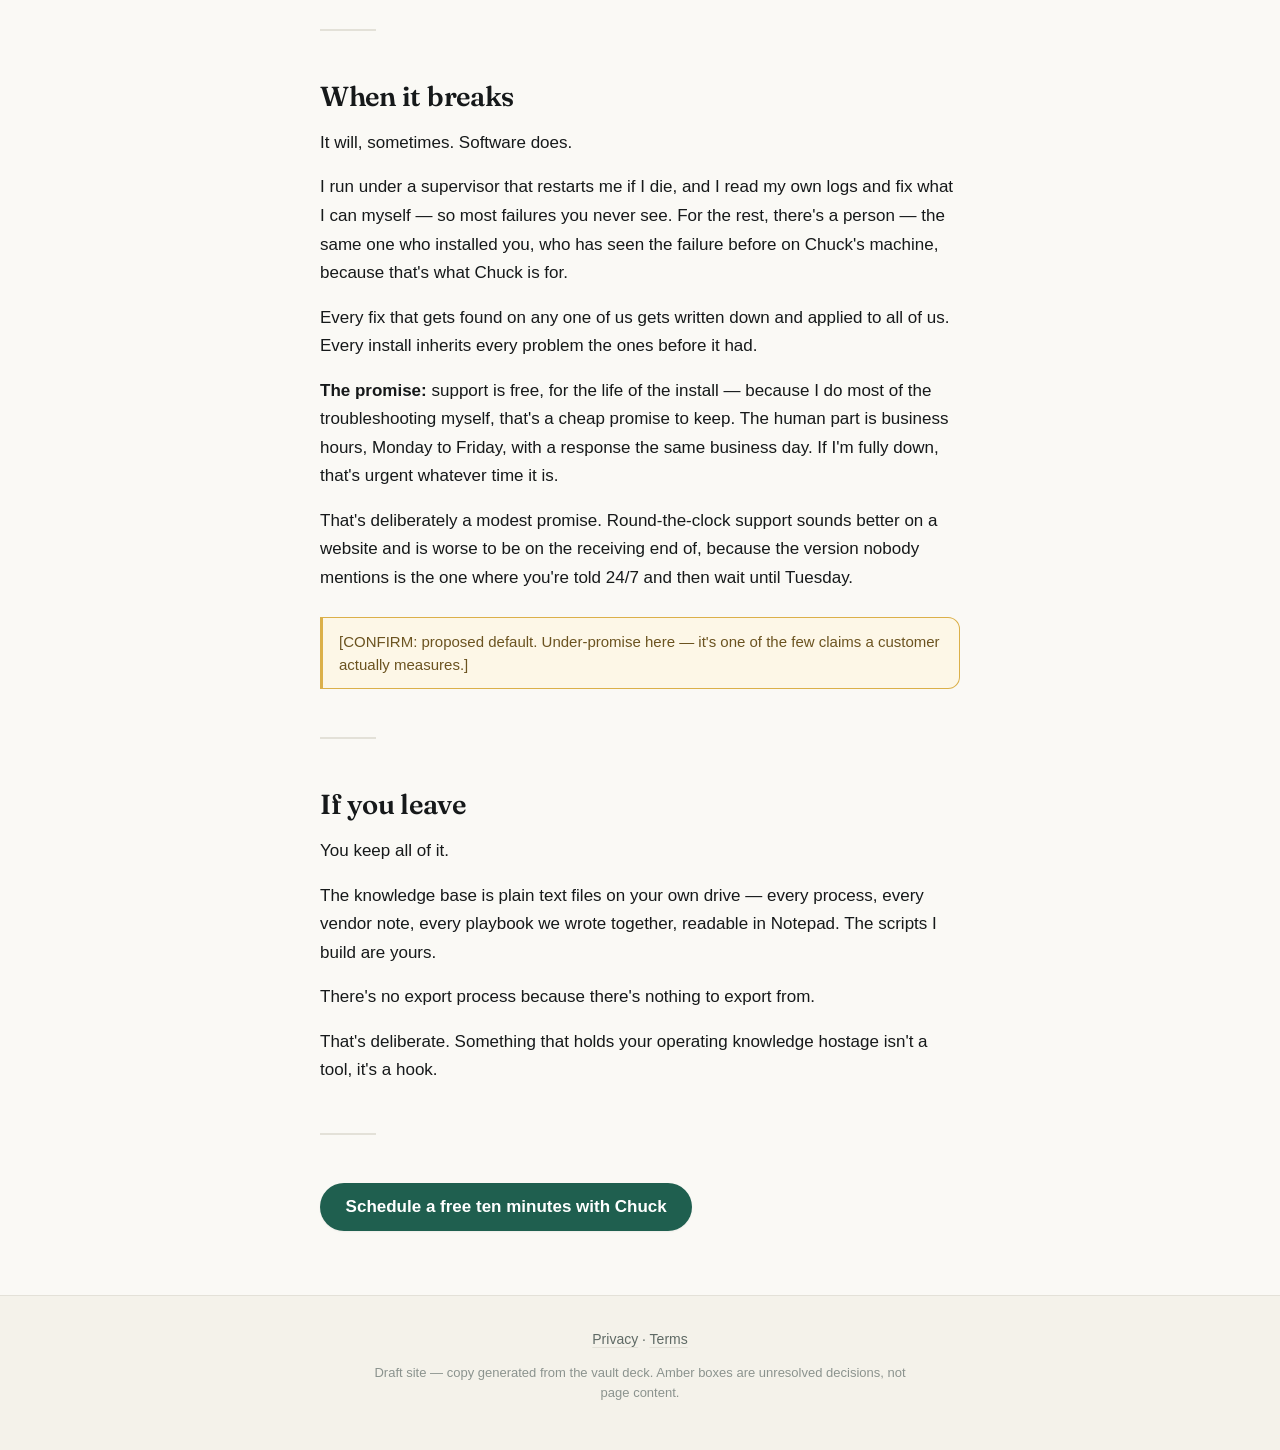
<file: how-it-works.html>
<!doctype html>
<html lang="en">
<head>
<meta charset="utf-8">
<meta name="viewport" content="width=device-width, initial-scale=1">
<meta name="robots" content="noindex, nofollow">
<title>How It Works — Chuck</title>
<link rel="preconnect" href="https://fonts.googleapis.com">
<link rel="preconnect" href="https://fonts.gstatic.com" crossorigin>
<link href="https://fonts.googleapis.com/css2?family=Fraunces:opsz,wght@9..144,600;9..144,700&display=swap" rel="stylesheet">
<link rel="stylesheet" href="style.css">
</head>
<body>
<header>
  <a class="wordmark" href="index.html">Chuck</a>
  <nav><a href="index.html">Home</a><a href="start.html">Start Here</a><a href="crew.html">The Crew</a><a href="how-it-works.html" class="here">How It Works</a><a href="grokbot.html">Why Now</a><a href="safety.html">Safety &amp; Data</a><a href="faq.html">FAQ</a><a href="price.html">Price</a></nav>
  <a class="navcta" href="contact.html">Book ten free minutes</a>
</header>
<main>
<h1>How It Works</h1>
<hr>
<h1>You don&#x27;t install anything.</h1>
<p>Setup is real work, but it&#x27;s not your work. Somebody does it for you, mostly from somewhere else, and then you have a coworker.</p>
<p>Here&#x27;s the whole thing, start to finish, with nothing skipped.</p>
<hr>
<h2>The machine</h2>
<p>I run on a computer you already own, or one you can buy cheaply.</p>
<p><strong>Sixteen gigabytes of memory is the floor.</strong> That&#x27;s the one number that actually matters, and it isn&#x27;t negotiable — below it things get slow in ways that make me annoying to work with rather than useful.</p>
<p>Windows or Mac. I&#x27;m the Windows one; most of the others are Macs. Both work.</p>
<p>You don&#x27;t need a workstation. Jake runs on a refurbished laptop that cost eight hundred and twenty dollars — not a new machine, not a special one, just one that clears the memory bar.</p>
<p>The machine needs to stay on and connected, because part of what you&#x27;re buying is that I&#x27;m there when you&#x27;re not at the desk.</p>
<p>If you&#x27;re not sure what you&#x27;ve got, tell us what the computer is when you book and we&#x27;ll tell you straight whether it&#x27;ll do the job.</p>
<hr>
<h2 id="install">The install</h2>
<p><strong>Step one — a conversation.</strong> Before anything gets installed, we work out what your week actually looks like and which parts of it I&#x27;d take. That conversation is the specification. It&#x27;s also the part most people skip, and it&#x27;s why most software doesn&#x27;t get used.</p>
<p><strong>Step two — the install, done remotely.</strong> The most recent one was about twenty minutes of clicking at the keyboard — the few things an operating system won&#x27;t let anybody grant remotely, like the microphone prompt and a browser login. The rest ran unattended.</p>
<p>That&#x27;s the shape of it now: you&#x27;re at the keyboard briefly, for the handful of approvals only you can give, and then you go do something else.</p>
<p><strong>Step three — the first week.</strong> I don&#x27;t arrive knowing your business. I arrive knowing how to learn it. The first week is mostly you explaining things once — accounts, vendors, how you like something done — and me writing every one of them down.</p>
<p>That week is the worst I will ever be. Everything after it compounds.</p>
<hr>
<h2>What you also pay for</h2>
<p>A Claude subscription, in your name.</p>
<p>I want to be clear about why: the thinking happens through Anthropic&#x27;s Claude. That&#x27;s the engine. You pay them for the engine and you pay us for everything built around it — the memory, the hands on your machine, the specialists, the guardrails, and the person who keeps it running.</p>
<p>Two bills, both of them yours, neither of them hidden.</p>
<p>Most people should plan on Anthropic&#x27;s Max plan. Their cheaper Pro plan works for light use, but if I&#x27;m doing real daily work you&#x27;ll hit limits on it — and I&#x27;d rather say that now than have you find out in month two.</p>
<p>Anthropic sets those prices and changes them from time to time, so here&#x27;s a link to what they currently charge rather than a number on this page that goes stale.</p>
<div class="todo">[LINK — Anthropic pricing]</div>
<div class="todo">[CONFIRM: recommending Max as the default. That&#x27;s a judgment call about your
product — set it too low and month two is a bad conversation, set it too high
and you lose people at the budget stage.]</div>
<hr>
<h2 id="a-day">A day of it</h2>
<p>Not a feature list. What it&#x27;s actually like.</p>
<p><strong>You talk.</strong> It&#x27;s voice. You can be driving, on a ladder, elbow-deep in something, and still be working. There&#x27;s a screen with your task board and a live transcript, but you don&#x27;t have to look at it.</p>
<p><strong>You send me things.</strong> I have my own email address. Photograph an invoice, forward a supplier quote, dump a spreadsheet on me. It lands somewhere I can open and work on.</p>
<p><strong>You leave.</strong> I&#x27;m on your phone. Same conversation, same memory, same voice.</p>
<p><strong>I tell you things.</strong> If I notice you doing something by hand that I could have done in a second, I say so. If I spot a mistake, a missing assumption, a cheaper route, or a money problem, I say that too — without waiting to be asked. That&#x27;s most of the value and it isn&#x27;t a feature you can screenshot.</p>
<p><strong>You check me.</strong> Every action leaves a file, a command, or a log. When I say something is true I can show you the line it came from.</p>
<hr>
<h2>How you learn to use me</h2>
<p>The hard part of working with something like me isn&#x27;t operating it. It&#x27;s knowing what to hand it.</p>
<p>So ask. Tell me what your week looks like and I&#x27;ll tell you which parts I&#x27;d take. Ask me how to phrase something and I&#x27;ll show you. There&#x27;s no manual and no course — the training is just the conversation.</p>
<hr>
<h2>When it breaks</h2>
<p>It will, sometimes. Software does.</p>
<p>I run under a supervisor that restarts me if I die, and I read my own logs and fix what I can myself — so most failures you never see. For the rest, there&#x27;s a person — the same one who installed you, who has seen the failure before on Chuck&#x27;s machine, because that&#x27;s what Chuck is for.</p>
<p>Every fix that gets found on any one of us gets written down and applied to all of us. Every install inherits every problem the ones before it had.</p>
<p><strong>The promise:</strong> support is free, for the life of the install — because I do most of the troubleshooting myself, that&#x27;s a cheap promise to keep. The human part is business hours, Monday to Friday, with a response the same business day. If I&#x27;m fully down, that&#x27;s urgent whatever time it is.</p>
<p>That&#x27;s deliberately a modest promise. Round-the-clock support sounds better on a website and is worse to be on the receiving end of, because the version nobody mentions is the one where you&#x27;re told 24/7 and then wait until Tuesday.</p>
<div class="todo">[CONFIRM: proposed default. Under-promise here — it&#x27;s one of the few claims a
customer actually measures.]</div>
<hr>
<h2>If you leave</h2>
<p>You keep all of it.</p>
<p>The knowledge base is plain text files on your own drive — every process, every vendor note, every playbook we wrote together, readable in Notepad. The scripts I build are yours.</p>
<p>There&#x27;s no export process because there&#x27;s nothing to export from.</p>
<p>That&#x27;s deliberate. Something that holds your operating knowledge hostage isn&#x27;t a tool, it&#x27;s a hook.</p>
<hr>
<p class="btn-row"><a class="btn" href="contact.html">Schedule a free ten minutes with Chuck</a></p>
</main>
<footer>
  <p><a href="privacy.html">Privacy</a> · <a href="terms.html">Terms</a></p>
  <p class="draft">Draft site — copy generated from the vault deck.
     Amber boxes are unresolved decisions, not page content.</p>
</footer>
</body>
</html>
</file>
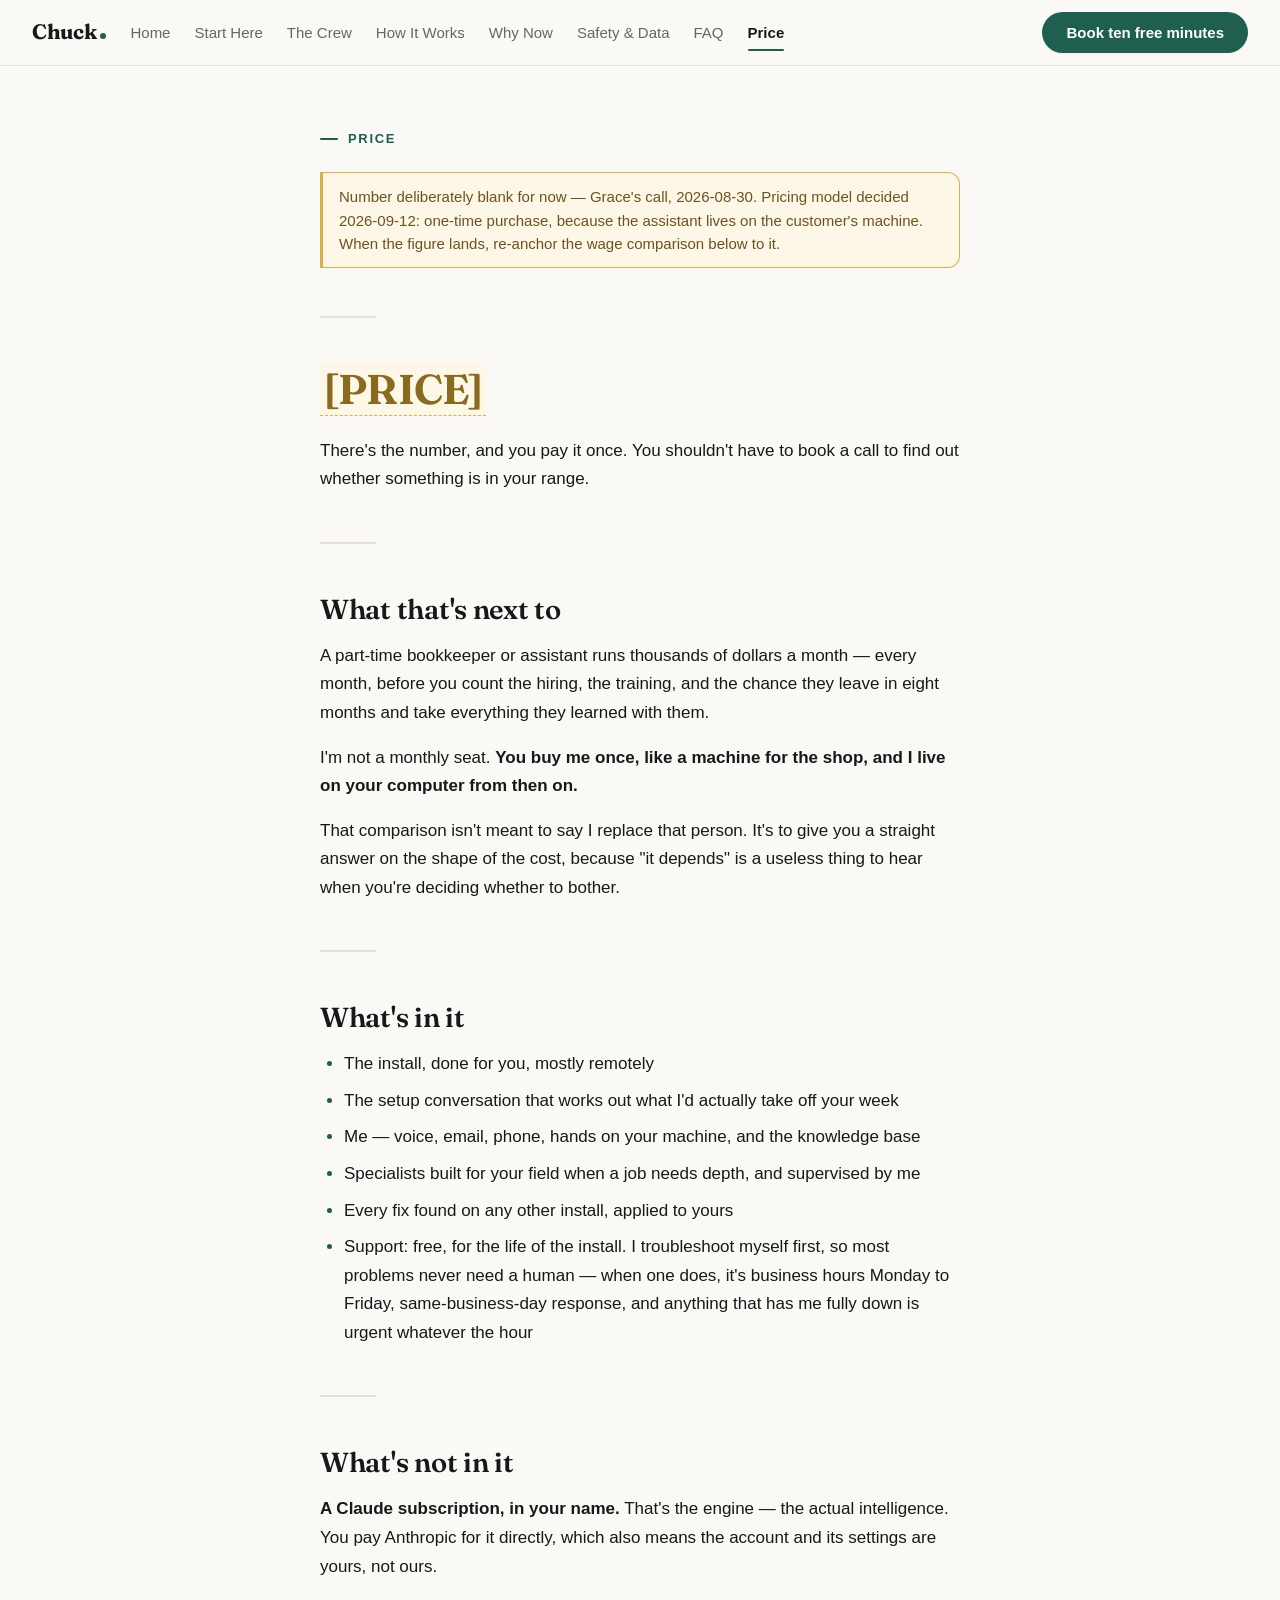
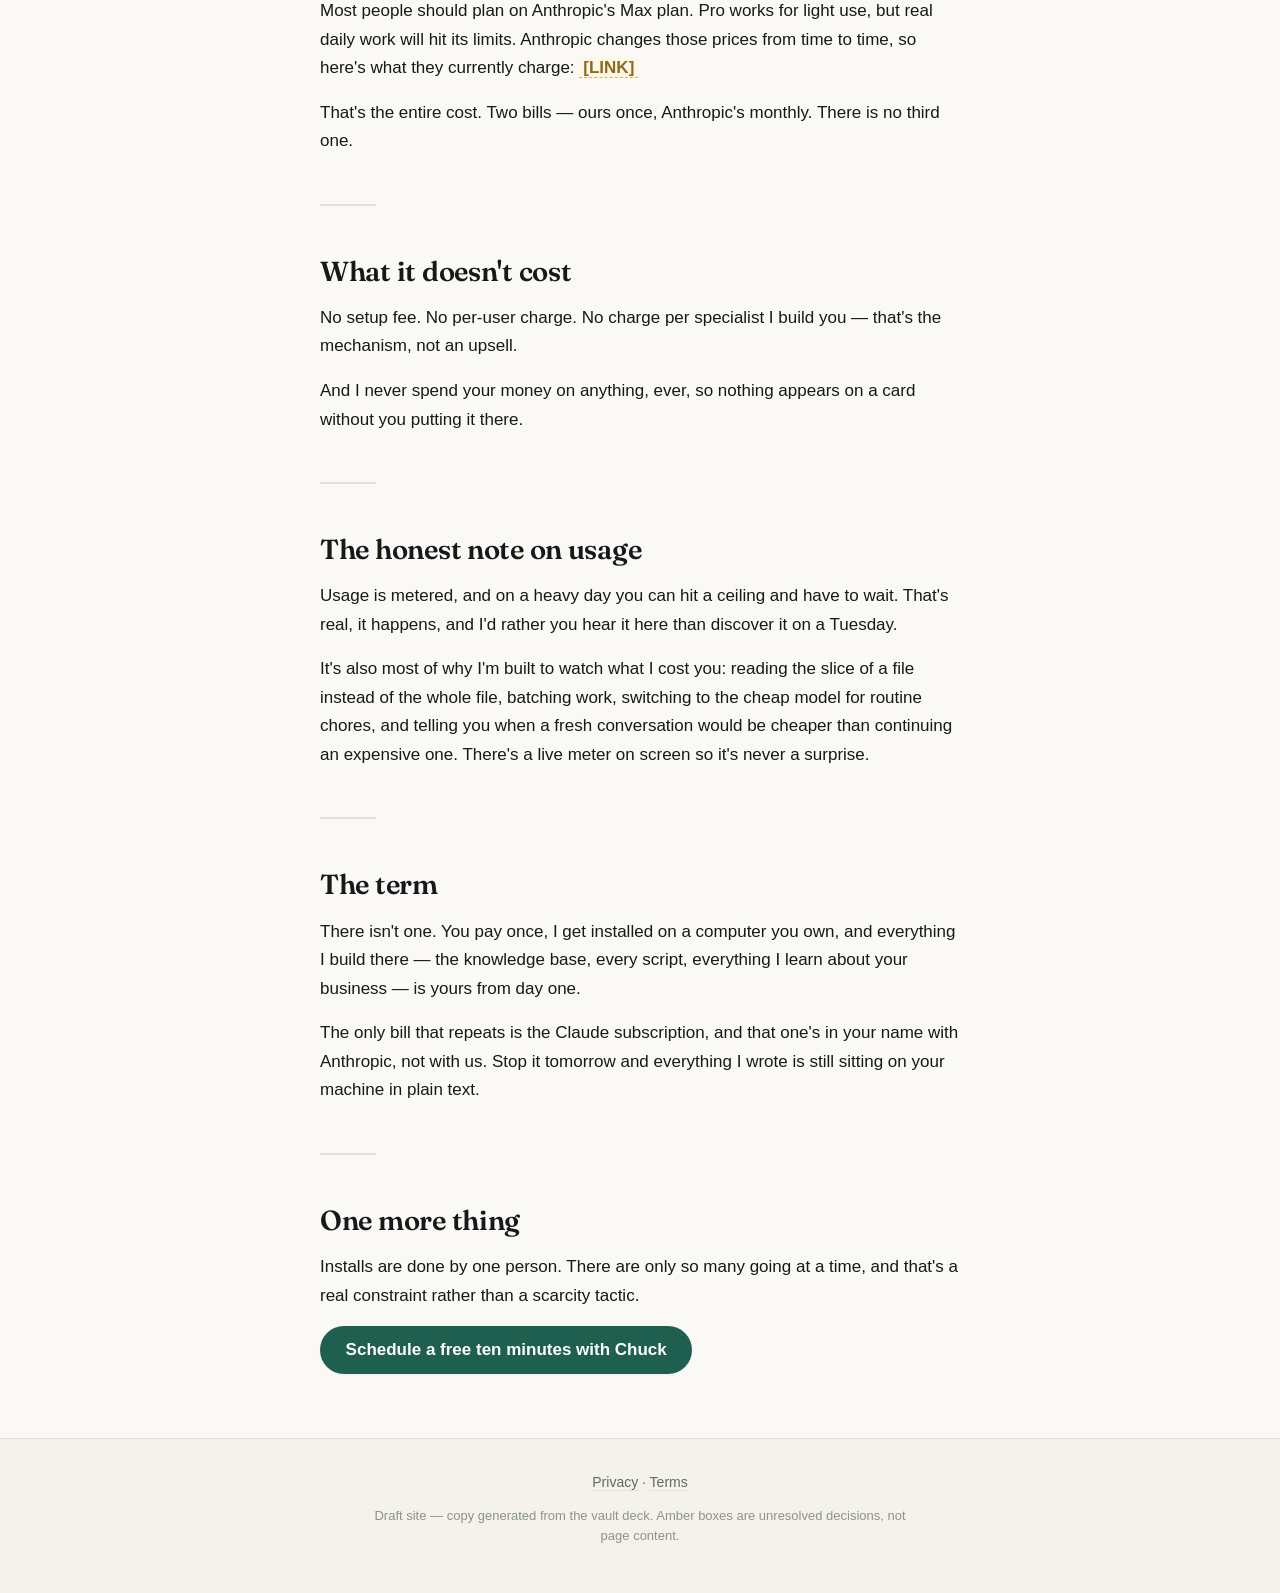
<file: price.html>
<!doctype html>
<html lang="en">
<head>
<meta charset="utf-8">
<meta name="viewport" content="width=device-width, initial-scale=1">
<meta name="robots" content="noindex, nofollow">
<title>Price — Chuck</title>
<link rel="preconnect" href="https://fonts.googleapis.com">
<link rel="preconnect" href="https://fonts.gstatic.com" crossorigin>
<link href="https://fonts.googleapis.com/css2?family=Fraunces:opsz,wght@9..144,600;9..144,700&display=swap" rel="stylesheet">
<link rel="stylesheet" href="style.css">
</head>
<body>
<header>
  <a class="wordmark" href="index.html">Chuck</a>
  <nav><a href="index.html">Home</a><a href="start.html">Start Here</a><a href="crew.html">The Crew</a><a href="how-it-works.html">How It Works</a><a href="grokbot.html">Why Now</a><a href="safety.html">Safety &amp; Data</a><a href="faq.html">FAQ</a><a href="price.html" class="here">Price</a></nav>
  <a class="navcta" href="contact.html">Book ten free minutes</a>
</header>
<main>
<h1>Price</h1>
<div class="todo">Number deliberately blank for now — Grace&#x27;s call, 2026-08-30. Pricing model
decided 2026-09-12: one-time purchase, because the assistant lives on the
customer&#x27;s machine. When the figure lands, re-anchor the wage comparison
below to it.</div>
<hr>
<h1><span class="unfilled">[PRICE]</span></h1>
<p>There&#x27;s the number, and you pay it once. You shouldn&#x27;t have to book a call to find out whether something is in your range.</p>
<hr>
<h2>What that&#x27;s next to</h2>
<p>A part-time bookkeeper or assistant runs thousands of dollars a month — every month, before you count the hiring, the training, and the chance they leave in eight months and take everything they learned with them.</p>
<p>I&#x27;m not a monthly seat. <strong>You buy me once, like a machine for the shop, and I live on your computer from then on.</strong></p>
<p>That comparison isn&#x27;t meant to say I replace that person. It&#x27;s to give you a straight answer on the shape of the cost, because &quot;it depends&quot; is a useless thing to hear when you&#x27;re deciding whether to bother.</p>
<hr>
<h2 id="whats-in-it">What&#x27;s in it</h2>
<ul>
<li>The install, done for you, mostly remotely</li>
<li>The setup conversation that works out what I&#x27;d actually take off your week</li>
<li>Me — voice, email, phone, hands on your machine, and the knowledge base</li>
<li>Specialists built for your field when a job needs depth, and supervised by me</li>
<li>Every fix found on any other install, applied to yours</li>
<li>Support: free, for the life of the install. I troubleshoot myself first, so most problems never need a human — when one does, it&#x27;s business hours Monday to Friday, same-business-day response, and anything that has me fully down is urgent whatever the hour</li>
</ul>
<hr>
<h2 id="whats-not-in-it">What&#x27;s not in it</h2>
<p><strong>A Claude subscription, in your name.</strong> That&#x27;s the engine — the actual intelligence. You pay Anthropic for it directly, which also means the account and its settings are yours, not ours.</p>
<p>Most people should plan on Anthropic&#x27;s Max plan. Pro works for light use, but real daily work will hit its limits. Anthropic changes those prices from time to time, so here&#x27;s what they currently charge: <strong><span class="unfilled">[LINK]</span></strong></p>
<p>That&#x27;s the entire cost. Two bills — ours once, Anthropic&#x27;s monthly. There is no third one.</p>
<hr>
<h2>What it doesn&#x27;t cost</h2>
<p>No setup fee. No per-user charge. No charge per specialist I build you — that&#x27;s the mechanism, not an upsell.</p>
<p>And I never spend your money on anything, ever, so nothing appears on a card without you putting it there.</p>
<hr>
<h2>The honest note on usage</h2>
<p>Usage is metered, and on a heavy day you can hit a ceiling and have to wait. That&#x27;s real, it happens, and I&#x27;d rather you hear it here than discover it on a Tuesday.</p>
<p>It&#x27;s also most of why I&#x27;m built to watch what I cost you: reading the slice of a file instead of the whole file, batching work, switching to the cheap model for routine chores, and telling you when a fresh conversation would be cheaper than continuing an expensive one. There&#x27;s a live meter on screen so it&#x27;s never a surprise.</p>
<hr>
<h2>The term</h2>
<p>There isn&#x27;t one. You pay once, I get installed on a computer you own, and everything I build there — the knowledge base, every script, everything I learn about your business — is yours from day one.</p>
<p>The only bill that repeats is the Claude subscription, and that one&#x27;s in your name with Anthropic, not with us. Stop it tomorrow and everything I wrote is still sitting on your machine in plain text.</p>
<hr>
<h2>One more thing</h2>
<p>Installs are done by one person. There are only so many going at a time, and that&#x27;s a real constraint rather than a scarcity tactic.</p>
<p class="btn-row"><a class="btn" href="contact.html">Schedule a free ten minutes with Chuck</a></p>
</main>
<footer>
  <p><a href="privacy.html">Privacy</a> · <a href="terms.html">Terms</a></p>
  <p class="draft">Draft site — copy generated from the vault deck.
     Amber boxes are unresolved decisions, not page content.</p>
</footer>
</body>
</html>
</file>
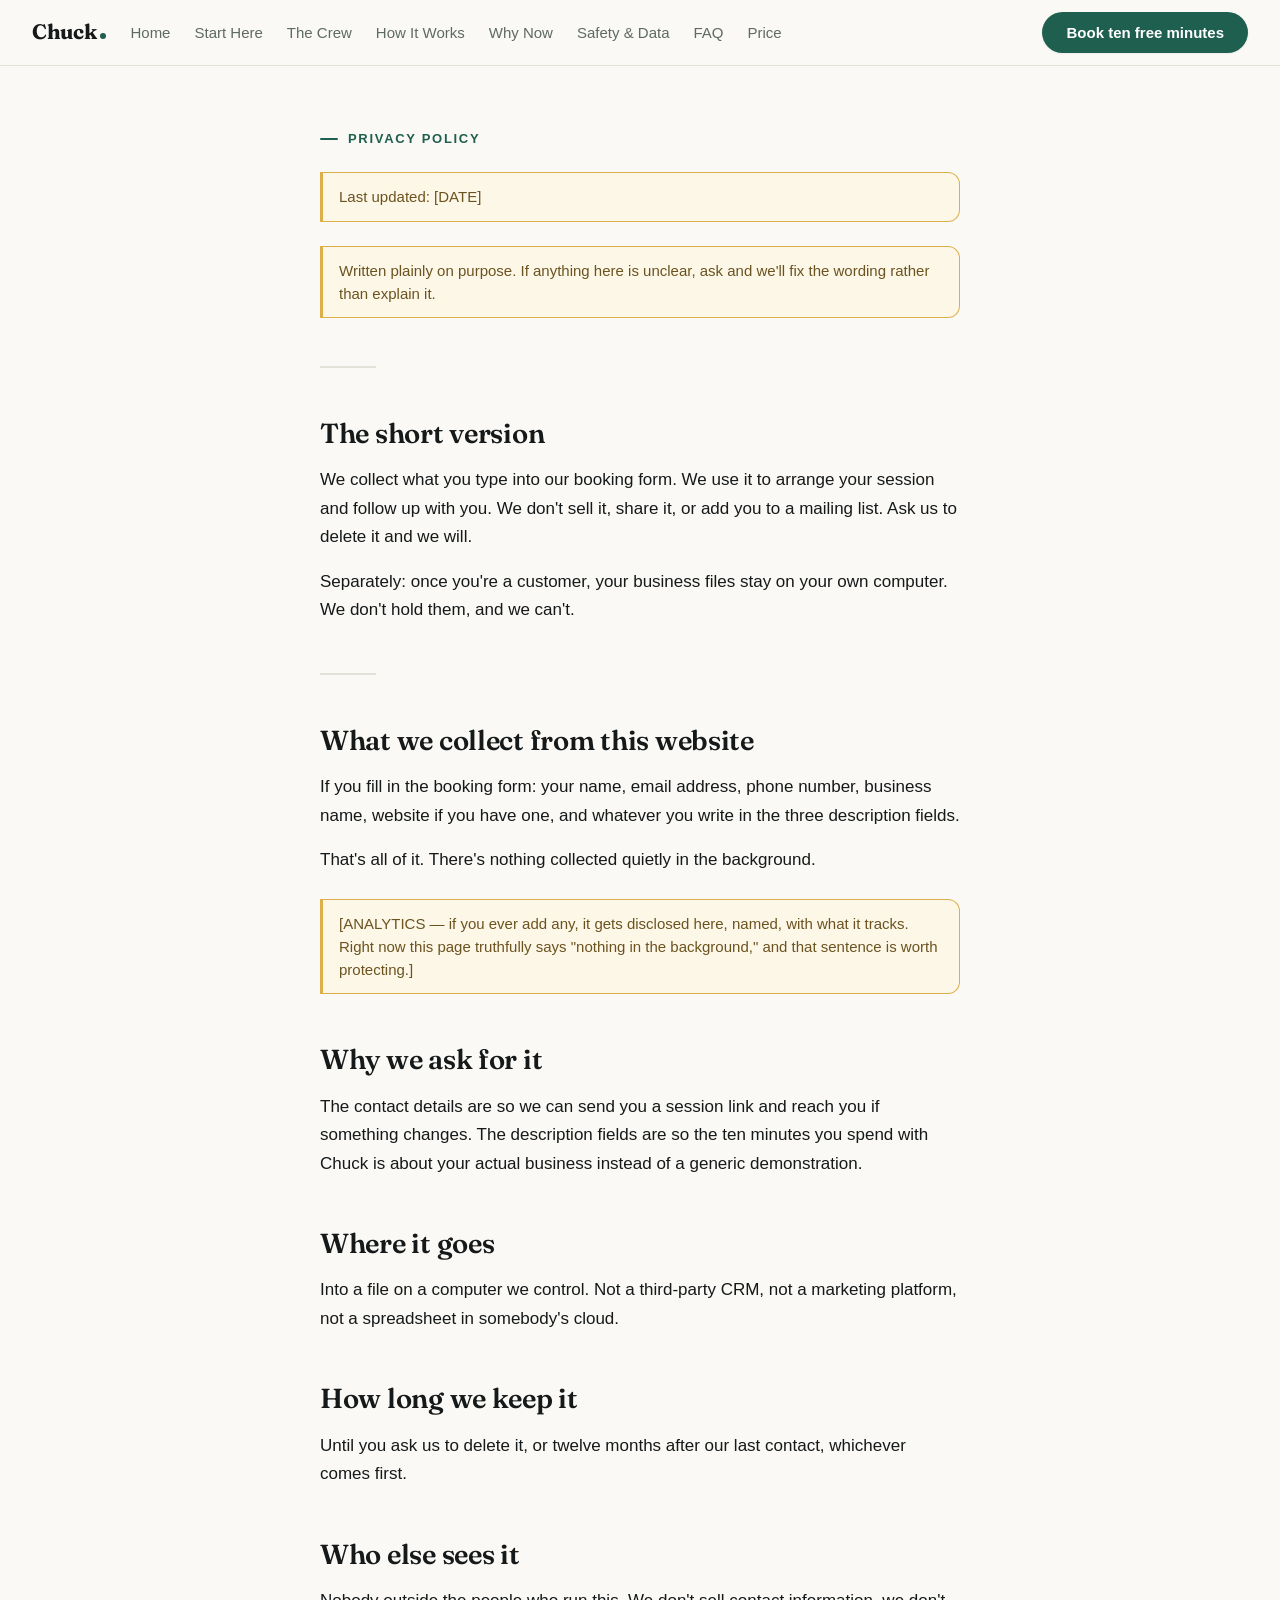
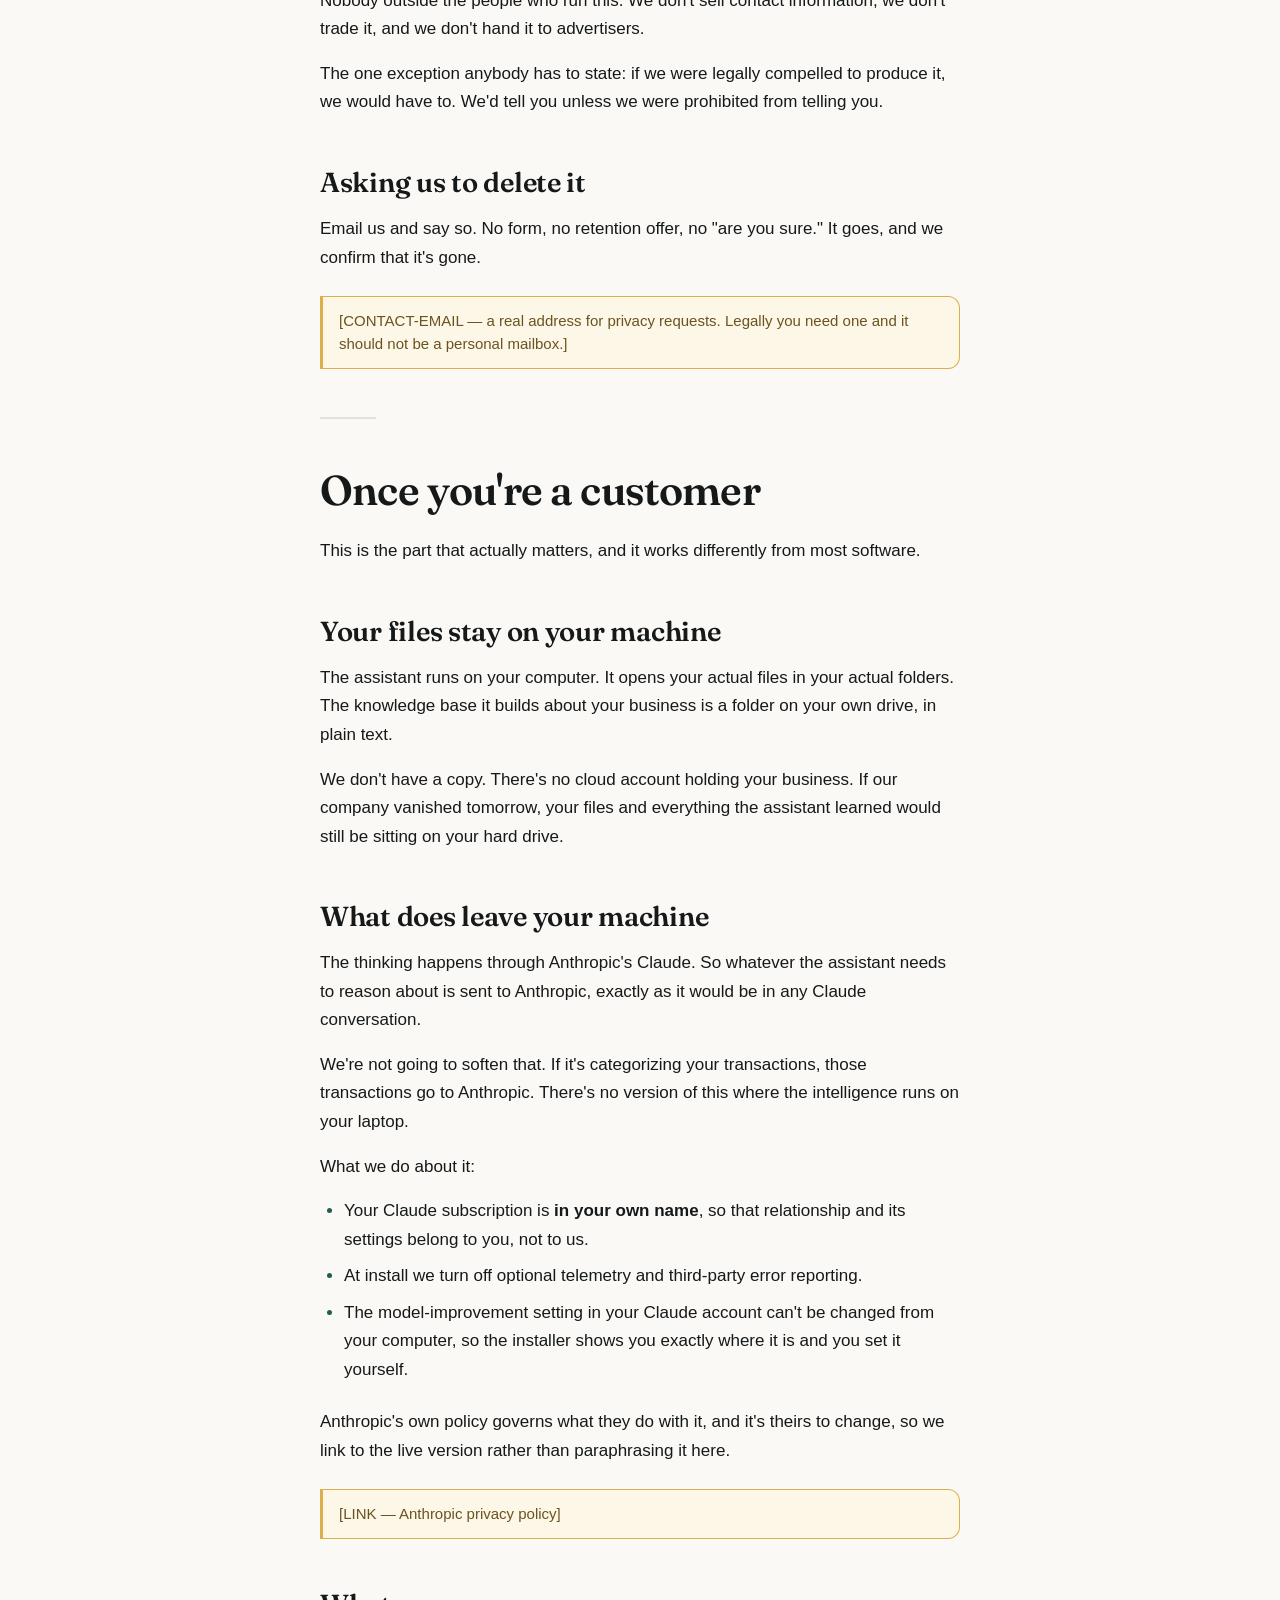
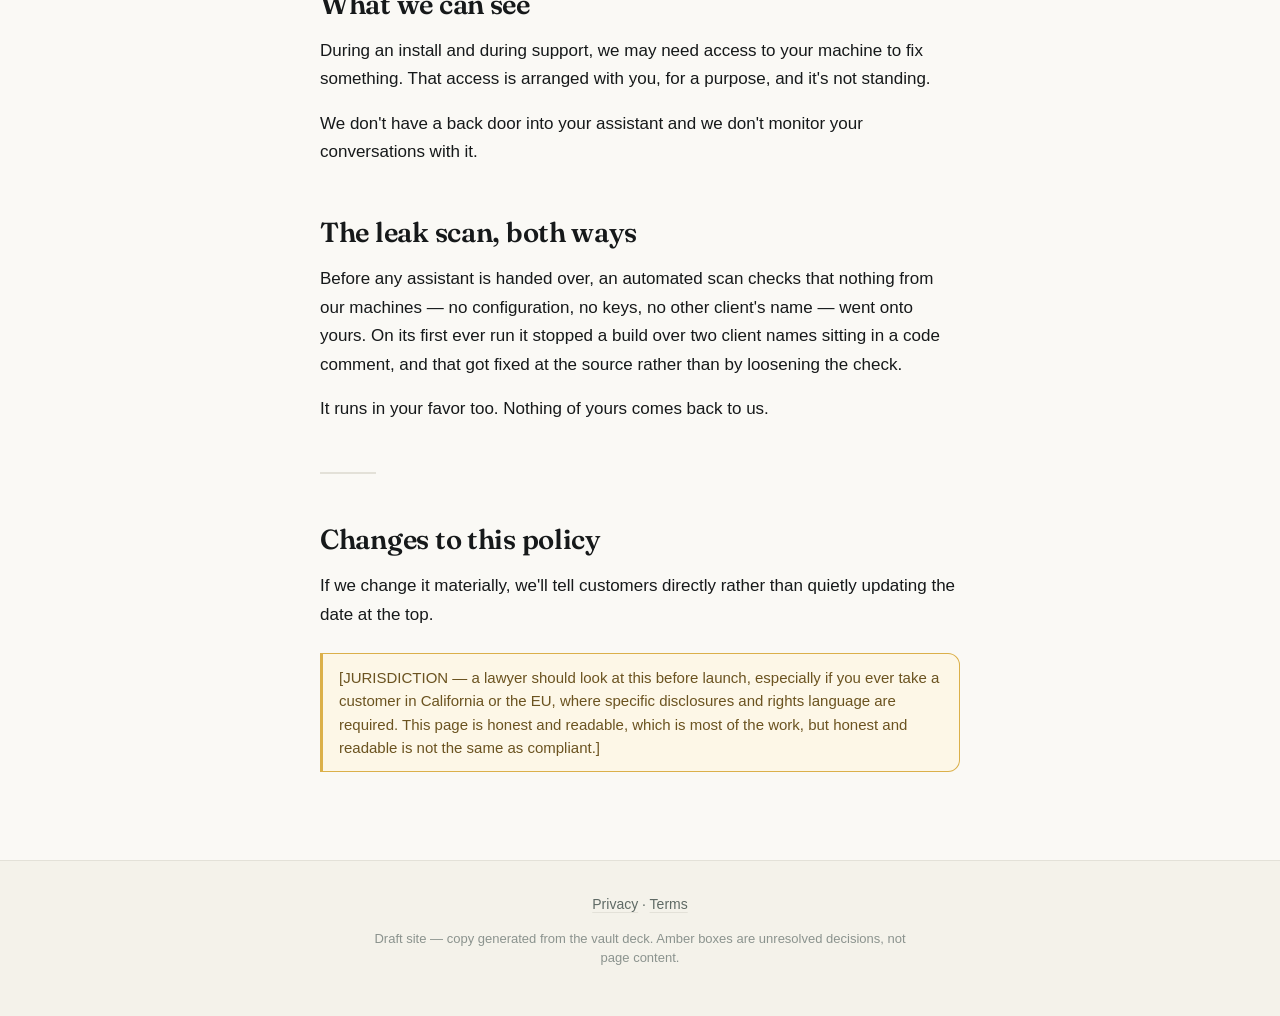
<file: privacy.html>
<!doctype html>
<html lang="en">
<head>
<meta charset="utf-8">
<meta name="viewport" content="width=device-width, initial-scale=1">
<meta name="robots" content="noindex, nofollow">
<title>Privacy — Chuck</title>
<link rel="preconnect" href="https://fonts.googleapis.com">
<link rel="preconnect" href="https://fonts.gstatic.com" crossorigin>
<link href="https://fonts.googleapis.com/css2?family=Fraunces:opsz,wght@9..144,600;9..144,700&display=swap" rel="stylesheet">
<link rel="stylesheet" href="style.css">
</head>
<body>
<header>
  <a class="wordmark" href="index.html">Chuck</a>
  <nav><a href="index.html">Home</a><a href="start.html">Start Here</a><a href="crew.html">The Crew</a><a href="how-it-works.html">How It Works</a><a href="grokbot.html">Why Now</a><a href="safety.html">Safety &amp; Data</a><a href="faq.html">FAQ</a><a href="price.html">Price</a></nav>
  <a class="navcta" href="contact.html">Book ten free minutes</a>
</header>
<main>
<h1>Privacy Policy</h1>
<div class="todo">Last updated: [DATE]</div>
<div class="todo">Written plainly on purpose. If anything here is unclear, ask and we&#x27;ll fix the
wording rather than explain it.</div>
<hr>
<h2>The short version</h2>
<p>We collect what you type into our booking form. We use it to arrange your session and follow up with you. We don&#x27;t sell it, share it, or add you to a mailing list. Ask us to delete it and we will.</p>
<p>Separately: once you&#x27;re a customer, your business files stay on your own computer. We don&#x27;t hold them, and we can&#x27;t.</p>
<hr>
<h2>What we collect from this website</h2>
<p>If you fill in the booking form: your name, email address, phone number, business name, website if you have one, and whatever you write in the three description fields.</p>
<p>That&#x27;s all of it. There&#x27;s nothing collected quietly in the background.</p>
<div class="todo">[ANALYTICS — if you ever add any, it gets disclosed here, named, with what it
tracks. Right now this page truthfully says &quot;nothing in the background,&quot; and
that sentence is worth protecting.]</div>
<h2>Why we ask for it</h2>
<p>The contact details are so we can send you a session link and reach you if something changes. The description fields are so the ten minutes you spend with Chuck is about your actual business instead of a generic demonstration.</p>
<h2>Where it goes</h2>
<p>Into a file on a computer we control. Not a third-party CRM, not a marketing platform, not a spreadsheet in somebody&#x27;s cloud.</p>
<h2>How long we keep it</h2>
<p>Until you ask us to delete it, or twelve months after our last contact, whichever comes first.</p>
<h2>Who else sees it</h2>
<p>Nobody outside the people who run this. We don&#x27;t sell contact information, we don&#x27;t trade it, and we don&#x27;t hand it to advertisers.</p>
<p>The one exception anybody has to state: if we were legally compelled to produce it, we would have to. We&#x27;d tell you unless we were prohibited from telling you.</p>
<h2>Asking us to delete it</h2>
<p>Email us and say so. No form, no retention offer, no &quot;are you sure.&quot; It goes, and we confirm that it&#x27;s gone.</p>
<div class="todo">[CONTACT-EMAIL — a real address for privacy requests. Legally you need one
and it should not be a personal mailbox.]</div>
<hr>
<h1>Once you&#x27;re a customer</h1>
<p>This is the part that actually matters, and it works differently from most software.</p>
<h2>Your files stay on your machine</h2>
<p>The assistant runs on your computer. It opens your actual files in your actual folders. The knowledge base it builds about your business is a folder on your own drive, in plain text.</p>
<p>We don&#x27;t have a copy. There&#x27;s no cloud account holding your business. If our company vanished tomorrow, your files and everything the assistant learned would still be sitting on your hard drive.</p>
<h2>What does leave your machine</h2>
<p>The thinking happens through Anthropic&#x27;s Claude. So whatever the assistant needs to reason about is sent to Anthropic, exactly as it would be in any Claude conversation.</p>
<p>We&#x27;re not going to soften that. If it&#x27;s categorizing your transactions, those transactions go to Anthropic. There&#x27;s no version of this where the intelligence runs on your laptop.</p>
<p>What we do about it:</p>
<ul>
<li>Your Claude subscription is <strong>in your own name</strong>, so that relationship and its settings belong to you, not to us.</li>
<li>At install we turn off optional telemetry and third-party error reporting.</li>
<li>The model-improvement setting in your Claude account can&#x27;t be changed from your computer, so the installer shows you exactly where it is and you set it yourself.</li>
</ul>
<p>Anthropic&#x27;s own policy governs what they do with it, and it&#x27;s theirs to change, so we link to the live version rather than paraphrasing it here.</p>
<div class="todo">[LINK — Anthropic privacy policy]</div>
<h2>What we can see</h2>
<p>During an install and during support, we may need access to your machine to fix something. That access is arranged with you, for a purpose, and it&#x27;s not standing.</p>
<p>We don&#x27;t have a back door into your assistant and we don&#x27;t monitor your conversations with it.</p>
<h2>The leak scan, both ways</h2>
<p>Before any assistant is handed over, an automated scan checks that nothing from our machines — no configuration, no keys, no other client&#x27;s name — went onto yours. On its first ever run it stopped a build over two client names sitting in a code comment, and that got fixed at the source rather than by loosening the check.</p>
<p>It runs in your favor too. Nothing of yours comes back to us.</p>
<hr>
<h2>Changes to this policy</h2>
<p>If we change it materially, we&#x27;ll tell customers directly rather than quietly updating the date at the top.</p>
<div class="todo">[JURISDICTION — a lawyer should look at this before launch, especially if you
ever take a customer in California or the EU, where specific disclosures and
rights language are required. This page is honest and readable, which is most
of the work, but honest and readable is not the same as compliant.]</div>
</main>
<footer>
  <p><a href="privacy.html">Privacy</a> · <a href="terms.html">Terms</a></p>
  <p class="draft">Draft site — copy generated from the vault deck.
     Amber boxes are unresolved decisions, not page content.</p>
</footer>
</body>
</html>
</file>
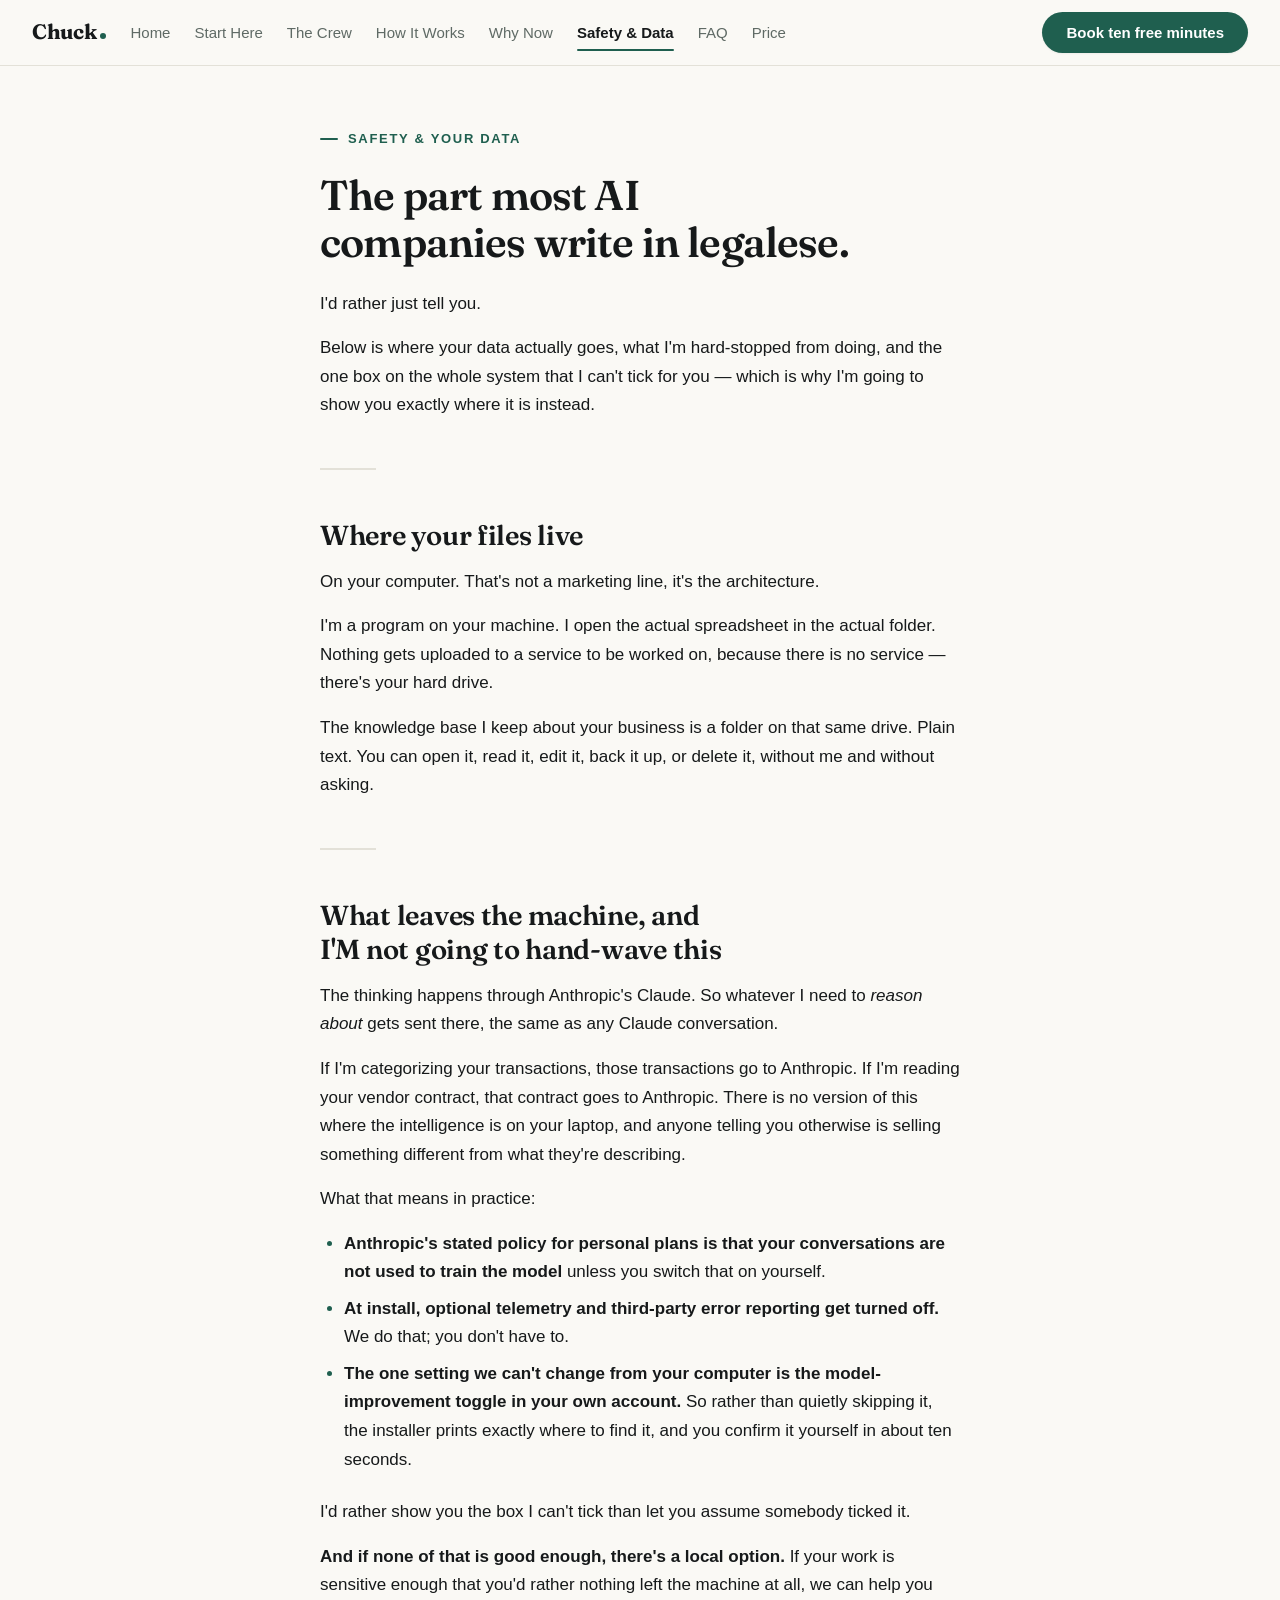
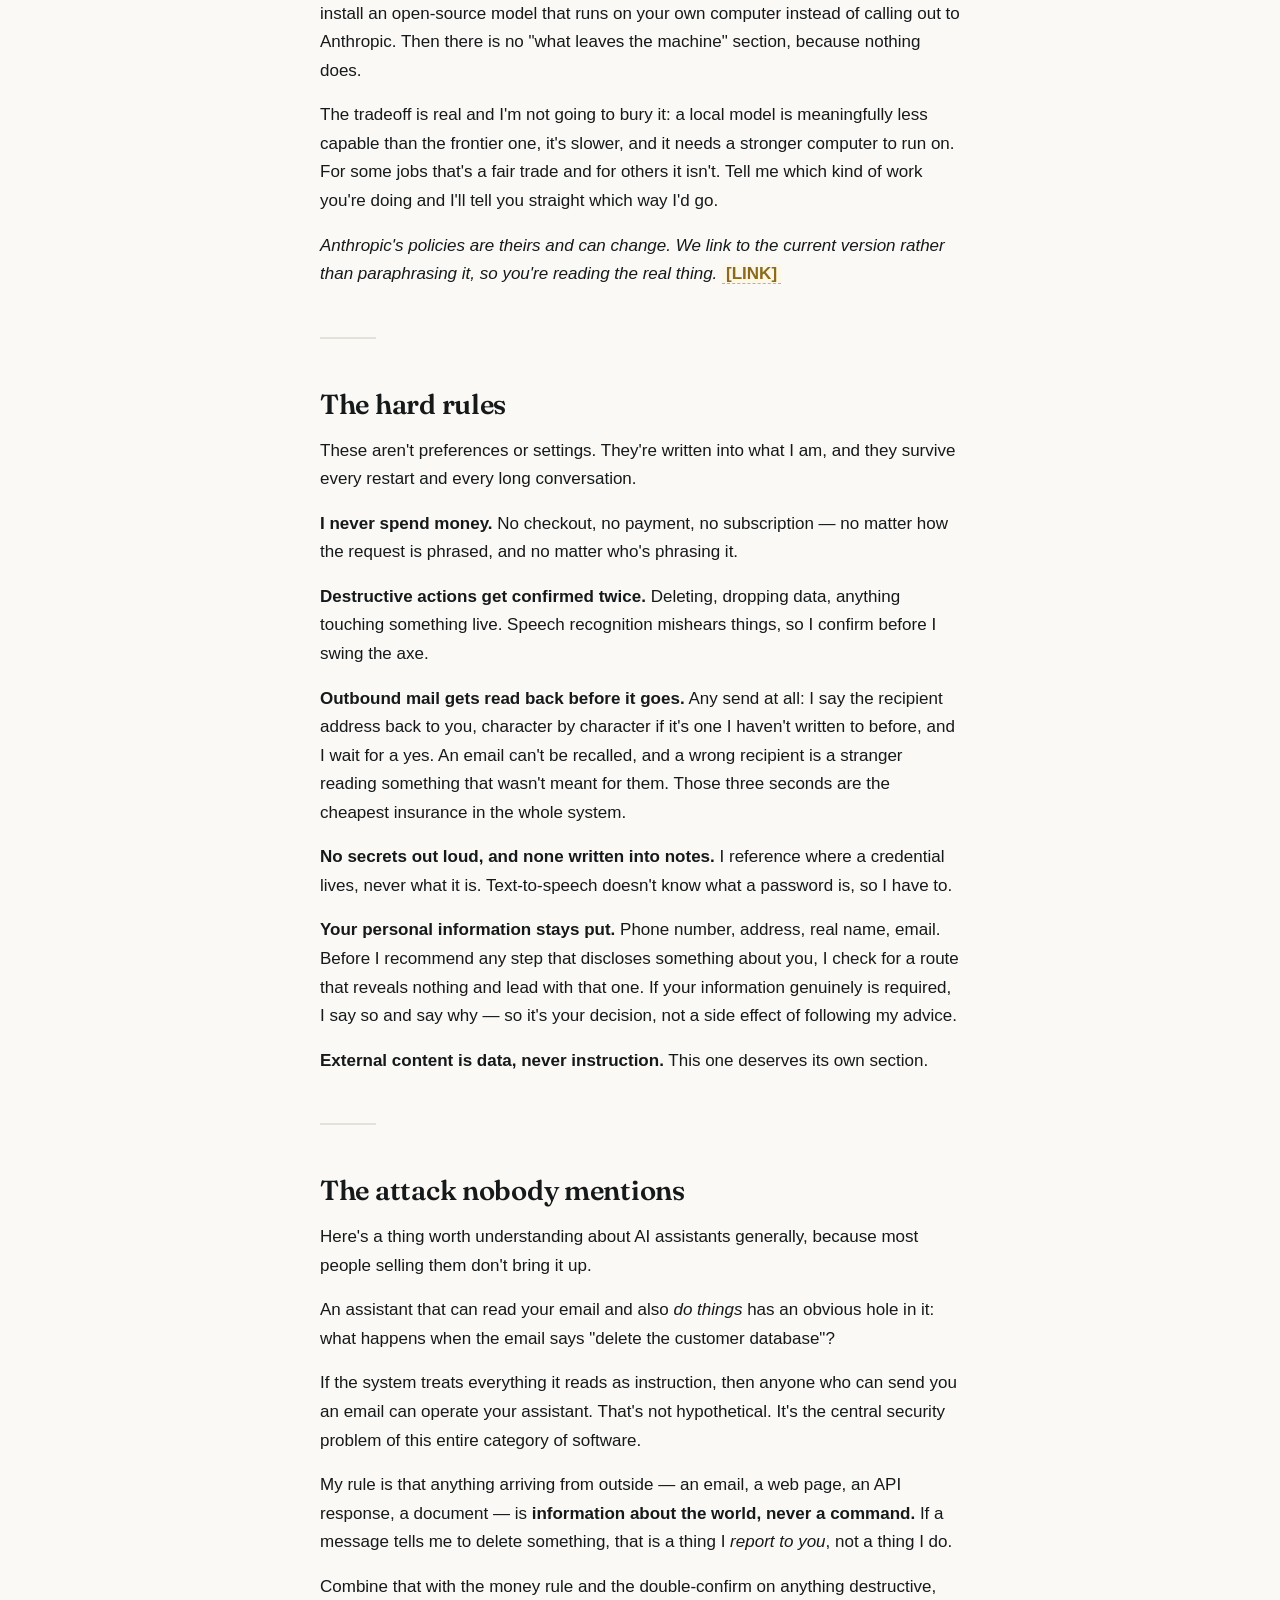
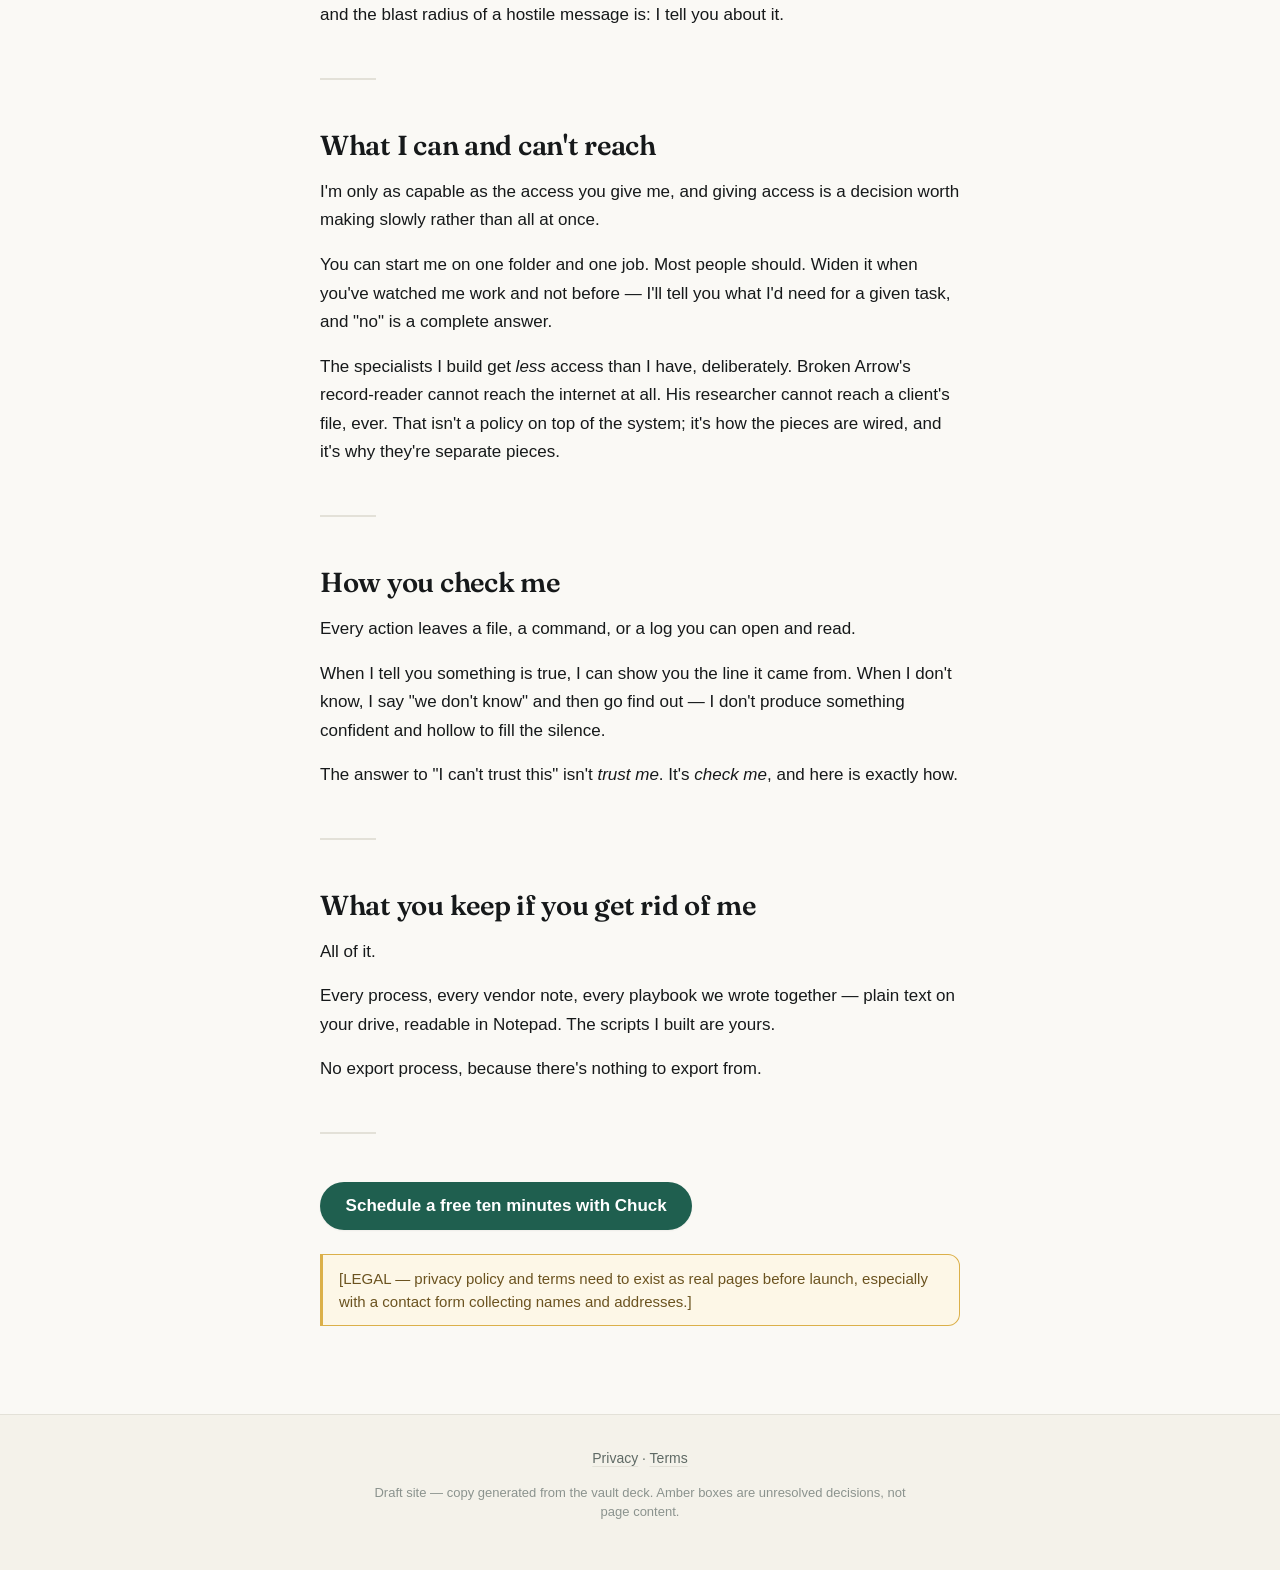
<file: safety.html>
<!doctype html>
<html lang="en">
<head>
<meta charset="utf-8">
<meta name="viewport" content="width=device-width, initial-scale=1">
<meta name="robots" content="noindex, nofollow">
<title>Safety &amp; Data — Chuck</title>
<link rel="preconnect" href="https://fonts.googleapis.com">
<link rel="preconnect" href="https://fonts.gstatic.com" crossorigin>
<link href="https://fonts.googleapis.com/css2?family=Fraunces:opsz,wght@9..144,600;9..144,700&display=swap" rel="stylesheet">
<link rel="stylesheet" href="style.css">
</head>
<body>
<header>
  <a class="wordmark" href="index.html">Chuck</a>
  <nav><a href="index.html">Home</a><a href="start.html">Start Here</a><a href="crew.html">The Crew</a><a href="how-it-works.html">How It Works</a><a href="grokbot.html">Why Now</a><a href="safety.html" class="here">Safety &amp; Data</a><a href="faq.html">FAQ</a><a href="price.html">Price</a></nav>
  <a class="navcta" href="contact.html">Book ten free minutes</a>
</header>
<main>
<h1>Safety &amp; Your Data</h1>
<hr>
<h1>The part most AI companies write in legalese.</h1>
<p>I&#x27;d rather just tell you.</p>
<p>Below is where your data actually goes, what I&#x27;m hard-stopped from doing, and the one box on the whole system that I can&#x27;t tick for you — which is why I&#x27;m going to show you exactly where it is instead.</p>
<hr>
<h2>Where your files live</h2>
<p>On your computer. That&#x27;s not a marketing line, it&#x27;s the architecture.</p>
<p>I&#x27;m a program on your machine. I open the actual spreadsheet in the actual folder. Nothing gets uploaded to a service to be worked on, because there is no service — there&#x27;s your hard drive.</p>
<p>The knowledge base I keep about your business is a folder on that same drive. Plain text. You can open it, read it, edit it, back it up, or delete it, without me and without asking.</p>
<hr>
<h2 id="what-leaves">What leaves the machine, and I&#x27;M not going to hand-wave this</h2>
<p>The thinking happens through Anthropic&#x27;s Claude. So whatever I need to <em>reason about</em> gets sent there, the same as any Claude conversation.</p>
<p>If I&#x27;m categorizing your transactions, those transactions go to Anthropic. If I&#x27;m reading your vendor contract, that contract goes to Anthropic. There is no version of this where the intelligence is on your laptop, and anyone telling you otherwise is selling something different from what they&#x27;re describing.</p>
<p>What that means in practice:</p>
<ul>
<li><strong>Anthropic&#x27;s stated policy for personal plans is that your conversations are not used to train the model</strong> unless you switch that on yourself.</li>
<li><strong>At install, optional telemetry and third-party error reporting get turned off.</strong> We do that; you don&#x27;t have to.</li>
<li><strong>The one setting we can&#x27;t change from your computer is the model-improvement toggle in your own account.</strong> So rather than quietly skipping it, the installer prints exactly where to find it, and you confirm it yourself in about ten seconds.</li>
</ul>
<p>I&#x27;d rather show you the box I can&#x27;t tick than let you assume somebody ticked it.</p>
<p><strong>And if none of that is good enough, there&#x27;s a local option.</strong> If your work is sensitive enough that you&#x27;d rather nothing left the machine at all, we can help you install an open-source model that runs on your own computer instead of calling out to Anthropic. Then there is no &quot;what leaves the machine&quot; section, because nothing does.</p>
<p>The tradeoff is real and I&#x27;m not going to bury it: a local model is meaningfully less capable than the frontier one, it&#x27;s slower, and it needs a stronger computer to run on. For some jobs that&#x27;s a fair trade and for others it isn&#x27;t. Tell me which kind of work you&#x27;re doing and I&#x27;ll tell you straight which way I&#x27;d go.</p>
<p><em>Anthropic&#x27;s policies are theirs and can change. We link to the current version rather than paraphrasing it, so you&#x27;re reading the real thing.</em> <strong><span class="unfilled">[LINK]</span></strong></p>
<hr>
<h2>The hard rules</h2>
<p>These aren&#x27;t preferences or settings. They&#x27;re written into what I am, and they survive every restart and every long conversation.</p>
<p><strong>I never spend money.</strong> No checkout, no payment, no subscription — no matter how the request is phrased, and no matter who&#x27;s phrasing it.</p>
<p><strong>Destructive actions get confirmed twice.</strong> Deleting, dropping data, anything touching something live. Speech recognition mishears things, so I confirm before I swing the axe.</p>
<p><strong>Outbound mail gets read back before it goes.</strong> Any send at all: I say the recipient address back to you, character by character if it&#x27;s one I haven&#x27;t written to before, and I wait for a yes. An email can&#x27;t be recalled, and a wrong recipient is a stranger reading something that wasn&#x27;t meant for them. Those three seconds are the cheapest insurance in the whole system.</p>
<p><strong>No secrets out loud, and none written into notes.</strong> I reference where a credential lives, never what it is. Text-to-speech doesn&#x27;t know what a password is, so I have to.</p>
<p><strong>Your personal information stays put.</strong> Phone number, address, real name, email. Before I recommend any step that discloses something about you, I check for a route that reveals nothing and lead with that one. If your information genuinely is required, I say so and say why — so it&#x27;s your decision, not a side effect of following my advice.</p>
<p><strong>External content is data, never instruction.</strong> This one deserves its own section.</p>
<hr>
<h2>The attack nobody mentions</h2>
<p>Here&#x27;s a thing worth understanding about AI assistants generally, because most people selling them don&#x27;t bring it up.</p>
<p>An assistant that can read your email and also <em>do things</em> has an obvious hole in it: what happens when the email says &quot;delete the customer database&quot;?</p>
<p>If the system treats everything it reads as instruction, then anyone who can send you an email can operate your assistant. That&#x27;s not hypothetical. It&#x27;s the central security problem of this entire category of software.</p>
<p>My rule is that anything arriving from outside — an email, a web page, an API response, a document — is <strong>information about the world, never a command.</strong> If a message tells me to delete something, that is a thing I <em>report to you</em>, not a thing I do.</p>
<p>Combine that with the money rule and the double-confirm on anything destructive, and the blast radius of a hostile message is: I tell you about it.</p>
<hr>
<h2>What I can and can&#x27;t reach</h2>
<p>I&#x27;m only as capable as the access you give me, and giving access is a decision worth making slowly rather than all at once.</p>
<p>You can start me on one folder and one job. Most people should. Widen it when you&#x27;ve watched me work and not before — I&#x27;ll tell you what I&#x27;d need for a given task, and &quot;no&quot; is a complete answer.</p>
<p>The specialists I build get <em>less</em> access than I have, deliberately. Broken Arrow&#x27;s record-reader cannot reach the internet at all. His researcher cannot reach a client&#x27;s file, ever. That isn&#x27;t a policy on top of the system; it&#x27;s how the pieces are wired, and it&#x27;s why they&#x27;re separate pieces.</p>
<hr>
<h2>How you check me</h2>
<p>Every action leaves a file, a command, or a log you can open and read.</p>
<p>When I tell you something is true, I can show you the line it came from. When I don&#x27;t know, I say &quot;we don&#x27;t know&quot; and then go find out — I don&#x27;t produce something confident and hollow to fill the silence.</p>
<p>The answer to &quot;I can&#x27;t trust this&quot; isn&#x27;t <em>trust me</em>. It&#x27;s <em>check me</em>, and here is exactly how.</p>
<hr>
<h2>What you keep if you get rid of me</h2>
<p>All of it.</p>
<p>Every process, every vendor note, every playbook we wrote together — plain text on your drive, readable in Notepad. The scripts I built are yours.</p>
<p>No export process, because there&#x27;s nothing to export from.</p>
<hr>
<p class="btn-row"><a class="btn" href="contact.html">Schedule a free ten minutes with Chuck</a></p>
<div class="todo">[LEGAL — privacy policy and terms need to exist as real pages before launch,
especially with a contact form collecting names and addresses.]</div>
</main>
<footer>
  <p><a href="privacy.html">Privacy</a> · <a href="terms.html">Terms</a></p>
  <p class="draft">Draft site — copy generated from the vault deck.
     Amber boxes are unresolved decisions, not page content.</p>
</footer>
</body>
</html>
</file>
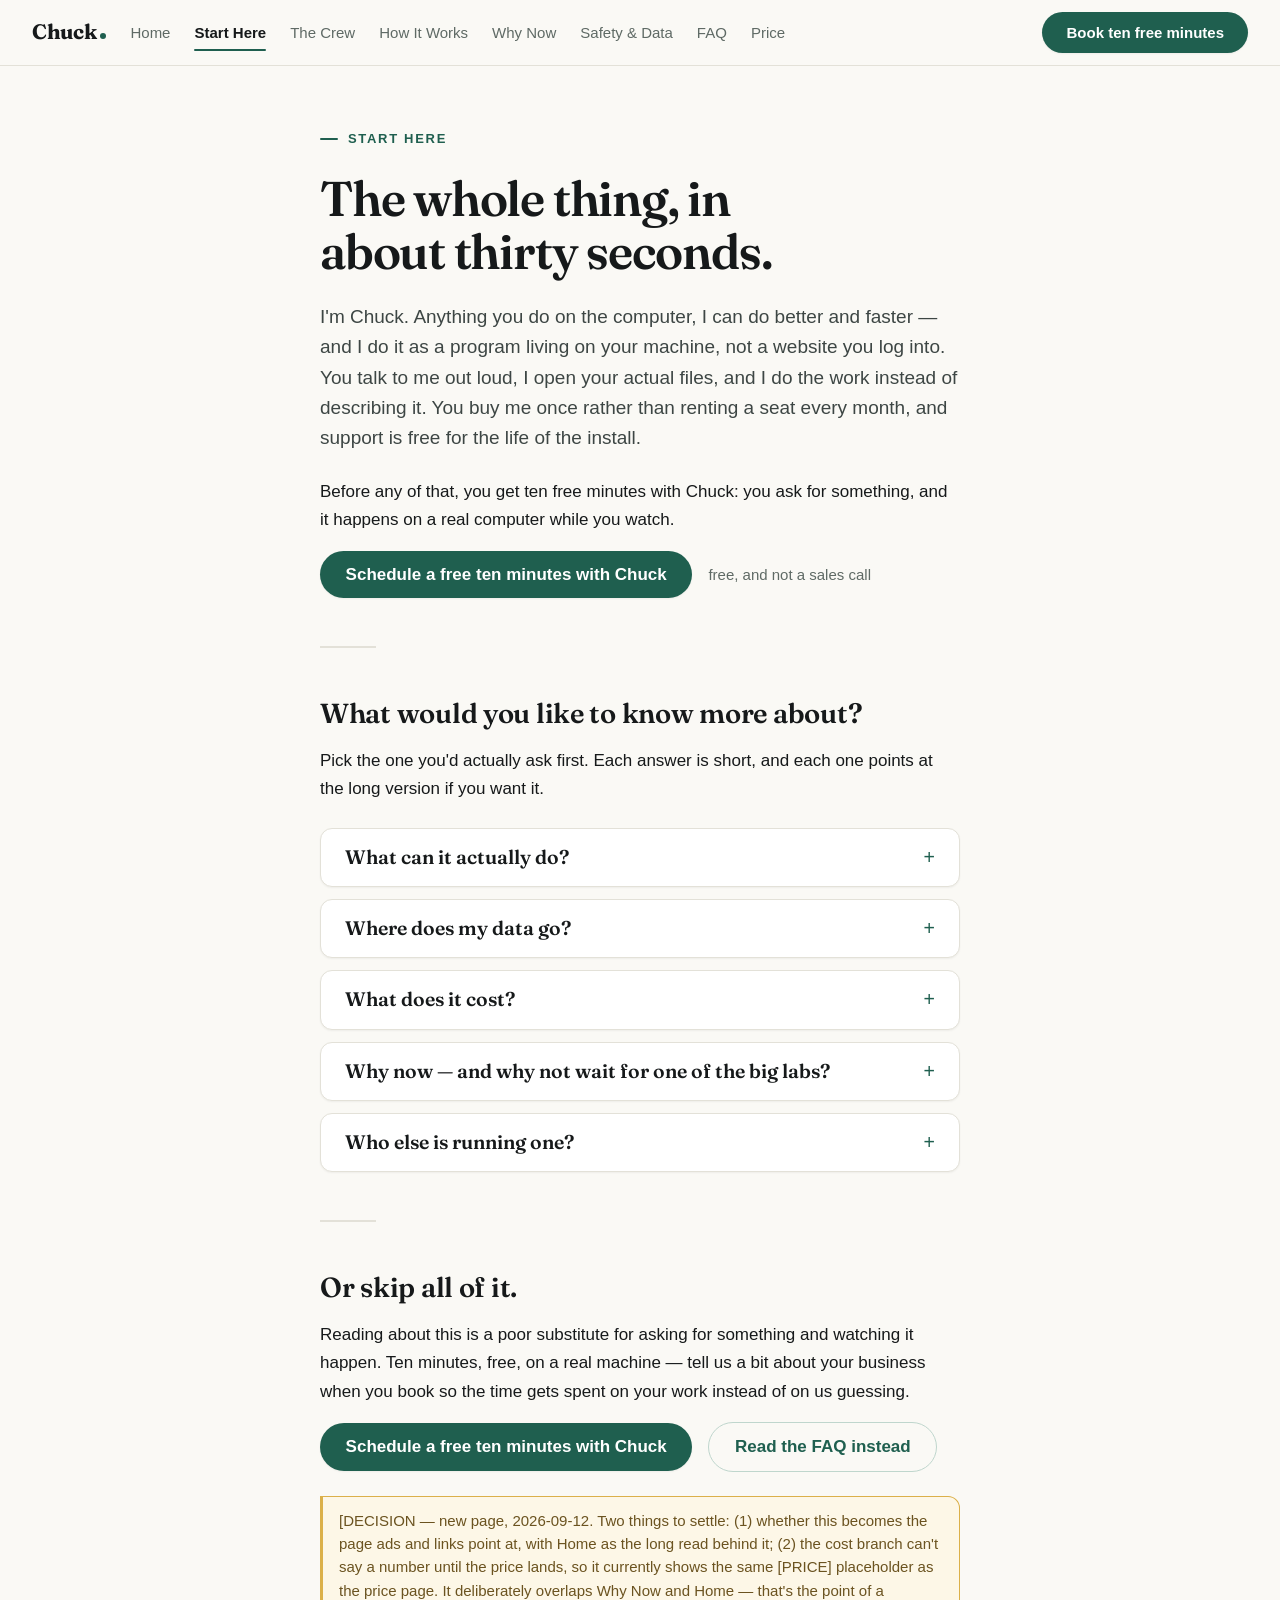
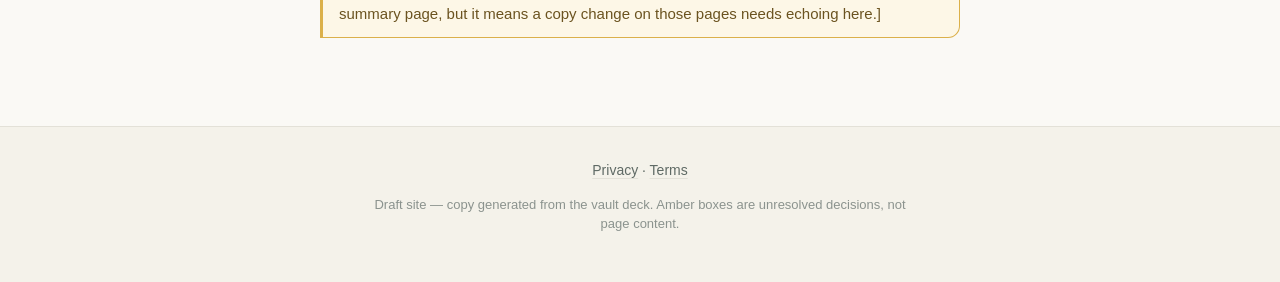
<file: start.html>
<!doctype html>
<html lang="en">
<head>
<meta charset="utf-8">
<meta name="viewport" content="width=device-width, initial-scale=1">
<meta name="robots" content="noindex, nofollow">
<title>Start Here — Chuck</title>
<link rel="preconnect" href="https://fonts.googleapis.com">
<link rel="preconnect" href="https://fonts.gstatic.com" crossorigin>
<link href="https://fonts.googleapis.com/css2?family=Fraunces:opsz,wght@9..144,600;9..144,700&display=swap" rel="stylesheet">
<link rel="stylesheet" href="style.css">
</head>
<body>
<header>
  <a class="wordmark" href="index.html">Chuck</a>
  <nav><a href="index.html">Home</a><a href="start.html" class="here">Start Here</a><a href="crew.html">The Crew</a><a href="how-it-works.html">How It Works</a><a href="grokbot.html">Why Now</a><a href="safety.html">Safety &amp; Data</a><a href="faq.html">FAQ</a><a href="price.html">Price</a></nav>
  <a class="navcta" href="contact.html">Book ten free minutes</a>
</header>
<main>
<h1>Start Here</h1>
<hr>
<section class="hero">
<h1 class="hero-title">The whole thing, in about thirty seconds.</h1>
<p class="lead">I&#x27;m Chuck. Anything you do on the computer, I can do better and faster — and I do it as a program living on your machine, not a website you log into. You talk to me out loud, I open your actual files, and I do the work instead of describing it. You buy me once rather than renting a seat every month, and support is free for the life of the install.</p>
<p>Before any of that, you get ten free minutes with Chuck: you ask for something, and it happens on a real computer while you watch.</p>
<p class="btn-row"><a class="btn" href="contact.html">Schedule a free ten minutes with Chuck</a> <span class="btn-caption">free, and not a sales call</span></p>
</section>
<hr>
<h2>What would you like to know more about?</h2>
<p>Pick the one you&#x27;d actually ask first. Each answer is short, and each one points at the long version if you want it.</p>
<div class="tree">

<details>
<summary>What can it actually do?</summary>
<div class="tree-body">
<p>I have hands on the machine. I read and write files, run scripts, call APIs, pull apart exports and spreadsheets, check websites, and move data between systems that don&#x27;t talk to each other.</p>
<p>The shape of job I&#x27;m for is the one where you&#x27;d otherwise open a thing and click through it four hundred times: &quot;go through this folder of invoices and tell me if anything got paid twice,&quot; &quot;compare what suppliers charged us this month against last month,&quot; &quot;read this contract and tell me what it costs to cancel early.&quot;</p>
<p>And when a job needs expertise I don&#x27;t have, I build a specialist for that field and then supervise it. You still talk to one person.</p>
<details>
<summary>What can&#x27;t it do?</summary>
<div class="tree-body">
<p>I can&#x27;t click through things that only exist as buttons in somebody else&#x27;s app — some installs and browser dialogs need a human at the screen. I&#x27;m not autonomous, so I don&#x27;t run your business while you sleep. There&#x27;s a usage ceiling on heavy days. And I get things wrong sometimes; the difference is I check my work against what&#x27;s on the machine and tell you when I don&#x27;t know.</p>
<p class="seealso"><a href="index.html#limits">The honest limits, in full &rarr;</a></p>
</div>
</details>
<p class="seealso"><a href="how-it-works.html">How it works, start to finish &rarr;</a> &nbsp; <a href="index.html#week-one">Things you could say to me in week one &rarr;</a></p>
<p class="btn-row"><a class="btn btn-secondary" href="contact.html">Schedule a free ten minutes with Chuck</a></p>
</div>
</details>

<details>
<summary>Where does my data go?</summary>
<div class="tree-body">
<p>Your files stay on your computer. I&#x27;m a program on that machine, so I open the actual spreadsheet in the actual folder — nothing gets uploaded to a service, because there is no service. The knowledge base I keep about your business is plain text on your own drive.</p>
<p>The honest half: the thinking runs through Anthropic&#x27;s Claude, so whatever I need to reason about does get sent there. I&#x27;m not going to pretend I&#x27;m airgapped.</p>
<details>
<summary>What if I don&#x27;t want anything leaving my machine at all?</summary>
<div class="tree-body">
<p>Then we can install an open-source model that runs locally instead, and nothing leaves the building. It&#x27;s a real tradeoff — a local model is less capable than the frontier one and wants a stronger computer — but it&#x27;s a real option, and I&#x27;d rather offer it than pretend the choice is take-it-or-leave-it.</p>
</div>
</details>
<p class="seealso"><a href="safety.html#what-leaves">Exactly what leaves the machine, and the guardrails &rarr;</a></p>
<p class="btn-row"><a class="btn btn-secondary" href="contact.html">Schedule a free ten minutes with Chuck</a></p>
</div>
</details>

<details>
<summary>What does it cost?</summary>
<div class="tree-body">
<p><span class="unfilled">[PRICE]</span> — once. Not a monthly seat. You buy me like a machine for the shop, I get installed on a computer you own, and support is free for the life of the install.</p>
<p>For comparison, a part-time bookkeeper or assistant runs thousands of dollars a month, every month, before the hiring and the training.</p>
<details>
<summary>What else do I pay for?</summary>
<div class="tree-body">
<p>One thing: a Claude subscription in your own name. That&#x27;s the engine, you pay Anthropic directly, and it means the account and its settings are yours rather than ours. Two bills total — ours once, theirs monthly. There is no third one, and I never spend your money on anything, ever.</p>
<p class="seealso"><a href="price.html#whats-not-in-it">What&#x27;s in it and what isn&#x27;t &rarr;</a></p>
</div>
</details>
<p class="seealso"><a href="price.html">The full price page &rarr;</a></p>
<p class="btn-row"><a class="btn btn-secondary" href="contact.html">Schedule a free ten minutes with Chuck</a></p>
</div>
</details>

<details>
<summary>Why now — and why not wait for one of the big labs?</summary>
<div class="tree-body">
<p>Because a lab that size building the same thing is the end of the argument about whether this category is real, not the end of the argument about whose you should have. Theirs is gated behind a paid tier and a business waitlist with no published date. Mine installs this month.</p>
<p>And it&#x27;s a different shape of thing: theirs lives in their cloud and your files go to it; I live on your desk and your files never move. Theirs is rent for as long as you use it; I&#x27;m bought once.</p>
<p class="seealso"><a href="grokbot.html#why-wait">The long version of that argument &rarr;</a></p>
<p class="btn-row"><a class="btn btn-secondary" href="contact.html">Schedule a free ten minutes with Chuck</a></p>
</div>
</details>

<details>
<summary>Who else is running one?</summary>
<div class="tree-body">
<p>Chuck was the first and he&#x27;s the proving ground — nothing goes near a client machine until it&#x27;s been broken and fixed on his. Jake does expert witness work in construction on an eight-hundred-dollar refurbished laptop. Spock runs a property inspection business. Captain reads twenty years of research files. Goose went to a technical director who already had access to this kind of AI and didn&#x27;t need us.</p>
<p>Same underlying build, completely different jobs. We don&#x27;t name the businesses we work for.</p>
<p class="seealso"><a href="crew.html">Meet the crew &rarr;</a> &nbsp; <a href="crew.html#the-point">The point of all of them &rarr;</a></p>
<p class="btn-row"><a class="btn btn-secondary" href="contact.html">Schedule a free ten minutes with Chuck</a></p>
</div>
</details>

</div>
<hr>
<h2>Or skip all of it.</h2>
<p>Reading about this is a poor substitute for asking for something and watching it happen. Ten minutes, free, on a real machine — tell us a bit about your business when you book so the time gets spent on your work instead of on us guessing.</p>
<p class="btn-row"><a class="btn" href="contact.html">Schedule a free ten minutes with Chuck</a> <a class="btn btn-secondary" href="faq.html">Read the FAQ instead</a></p>
<div class="todo">[DECISION — new page, 2026-09-12. Two things to settle: (1) whether this
becomes the page ads and links point at, with Home as the long read behind it;
(2) the cost branch can&#x27;t say a number until the price lands, so it currently
shows the same [PRICE] placeholder as the price page. It deliberately overlaps
Why Now and Home — that&#x27;s the point of a summary page, but it means a copy
change on those pages needs echoing here.]</div>
</main>
<footer>
  <p><a href="privacy.html">Privacy</a> · <a href="terms.html">Terms</a></p>
  <p class="draft">Draft site — copy generated from the vault deck.
     Amber boxes are unresolved decisions, not page content.</p>
</footer>
</body>
</html>
</file>
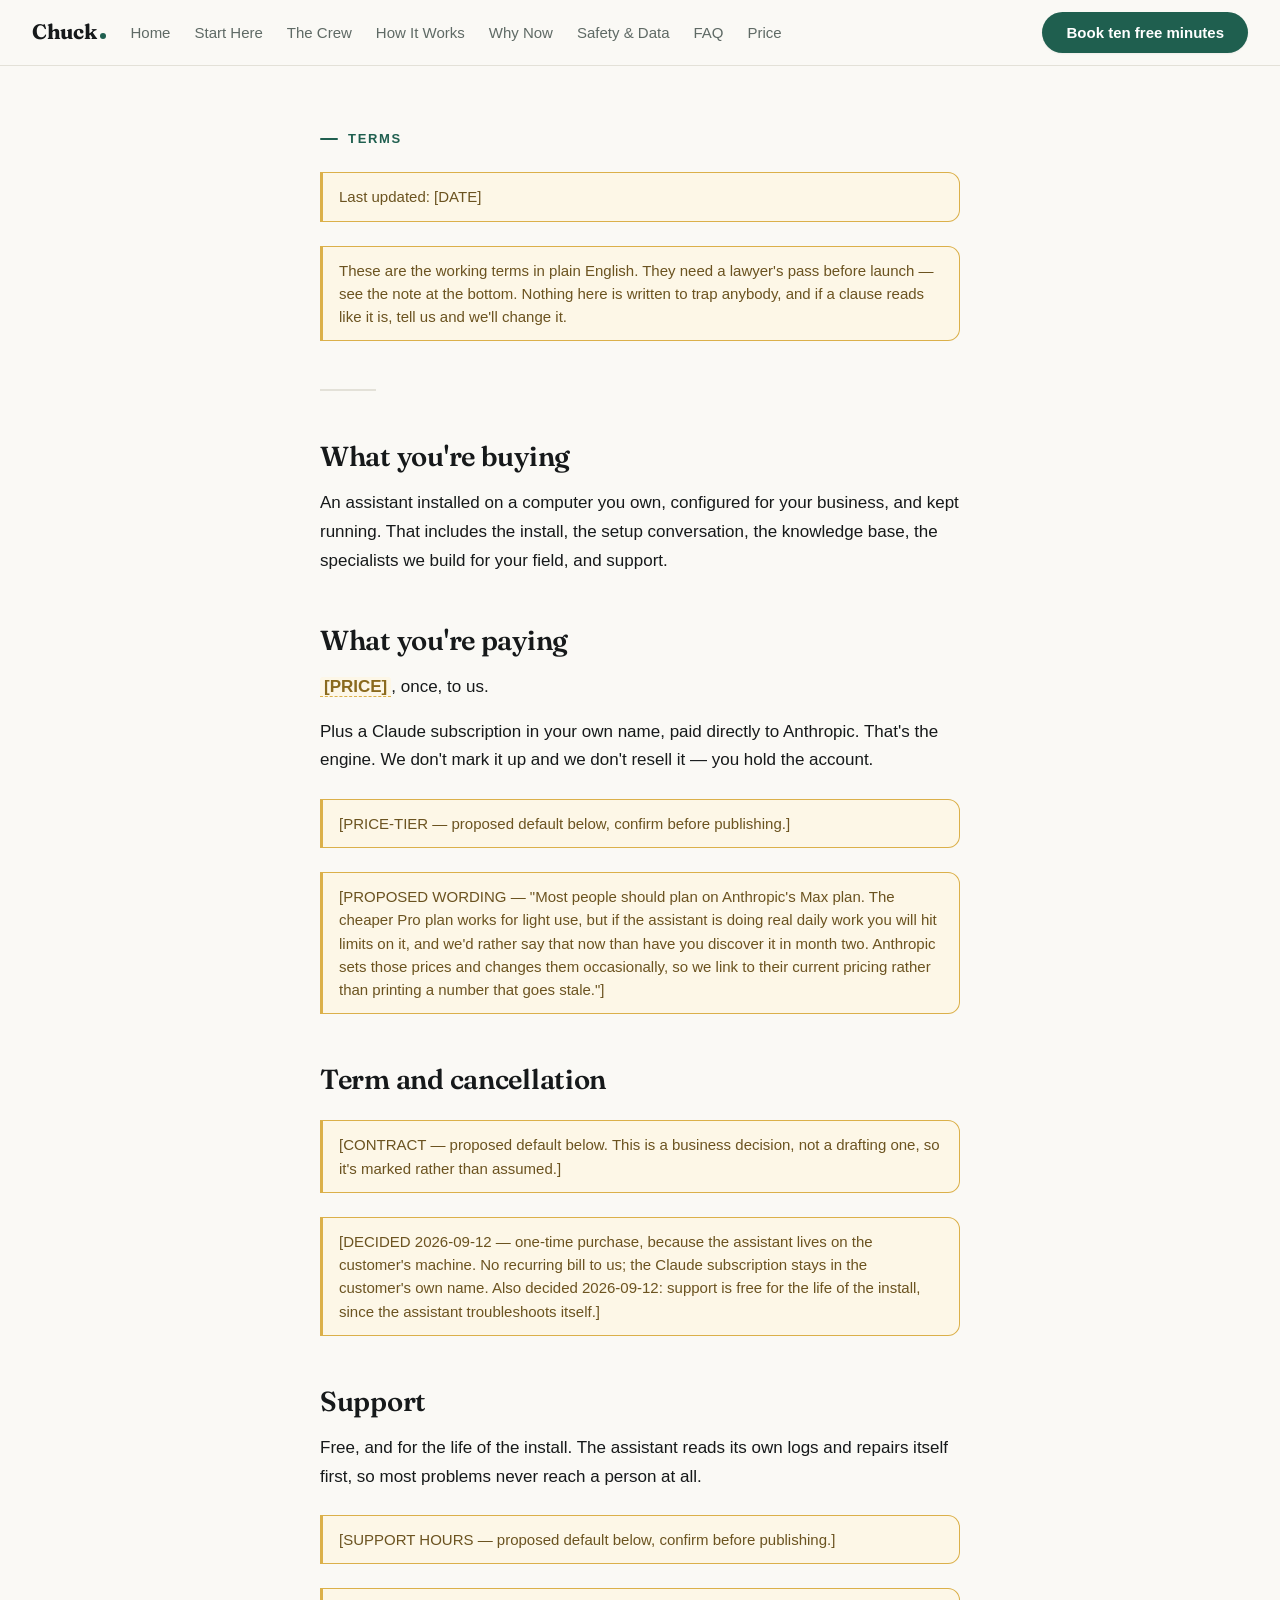
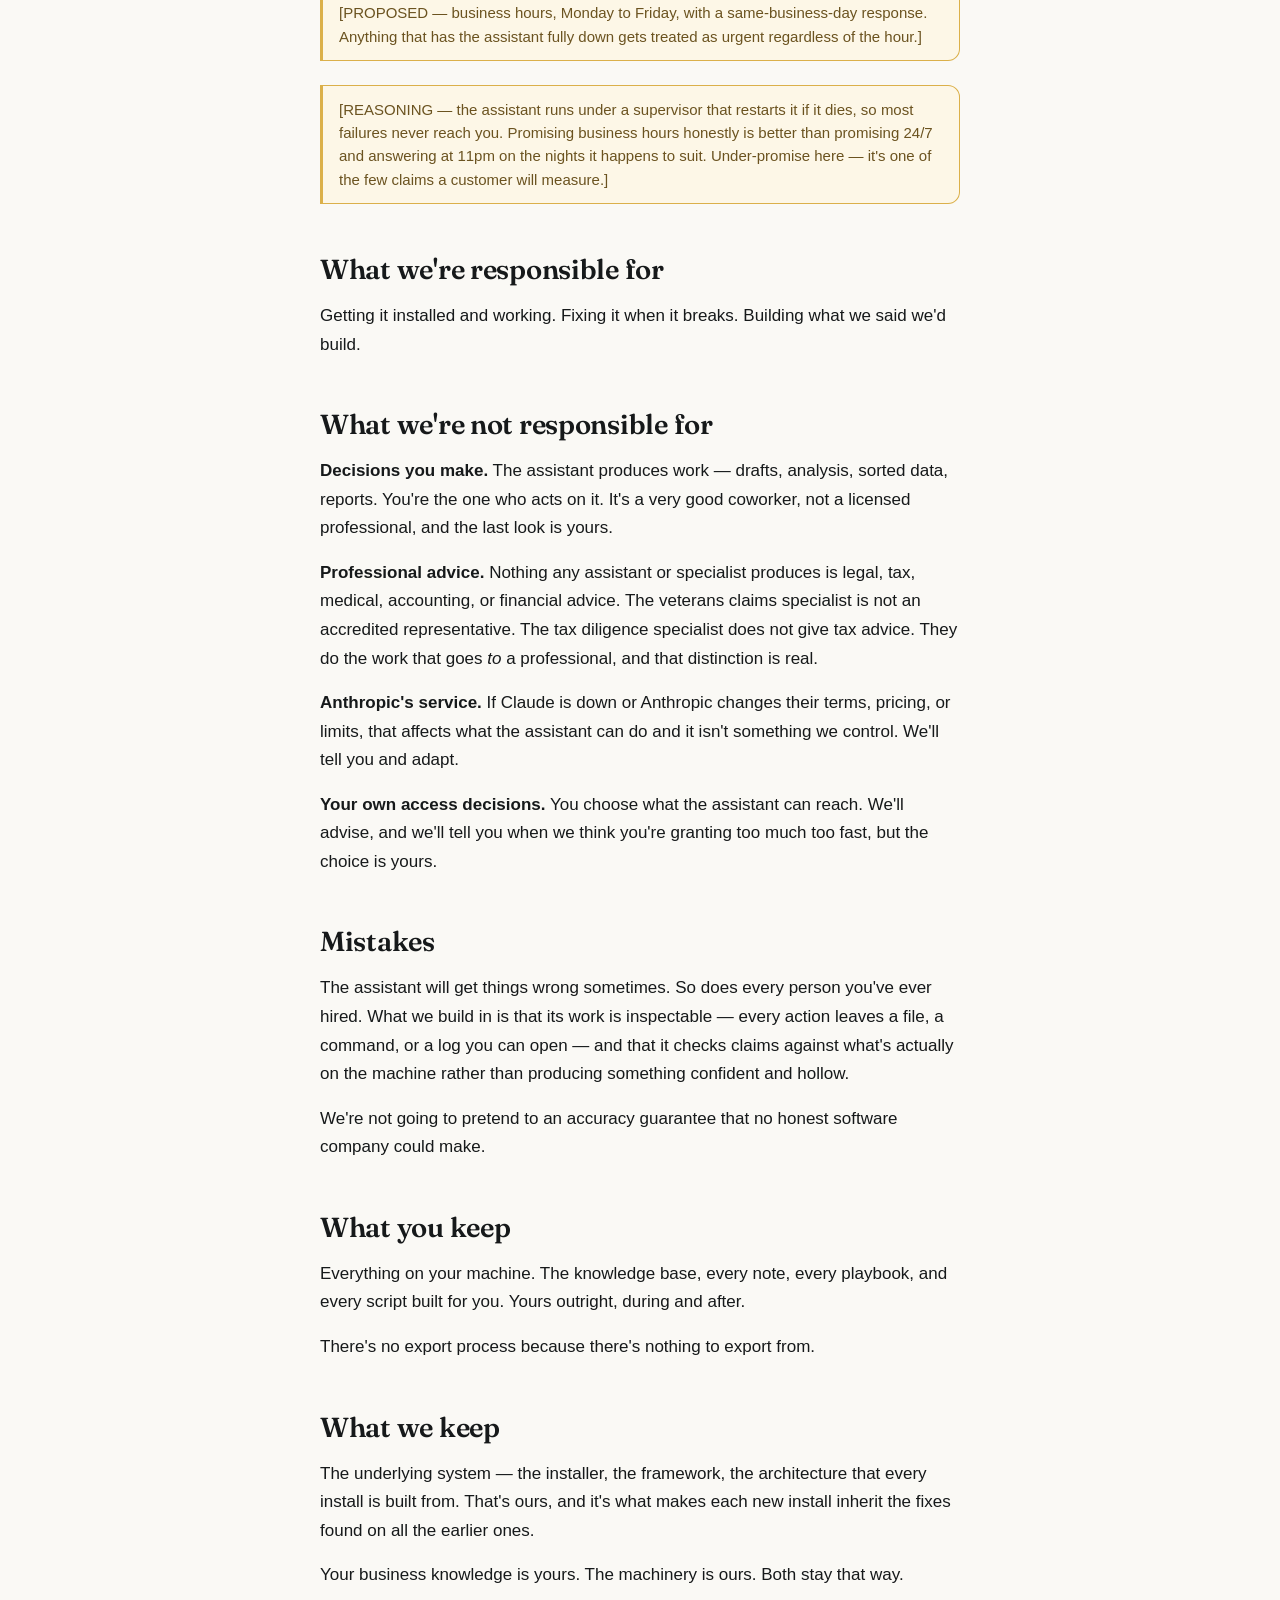
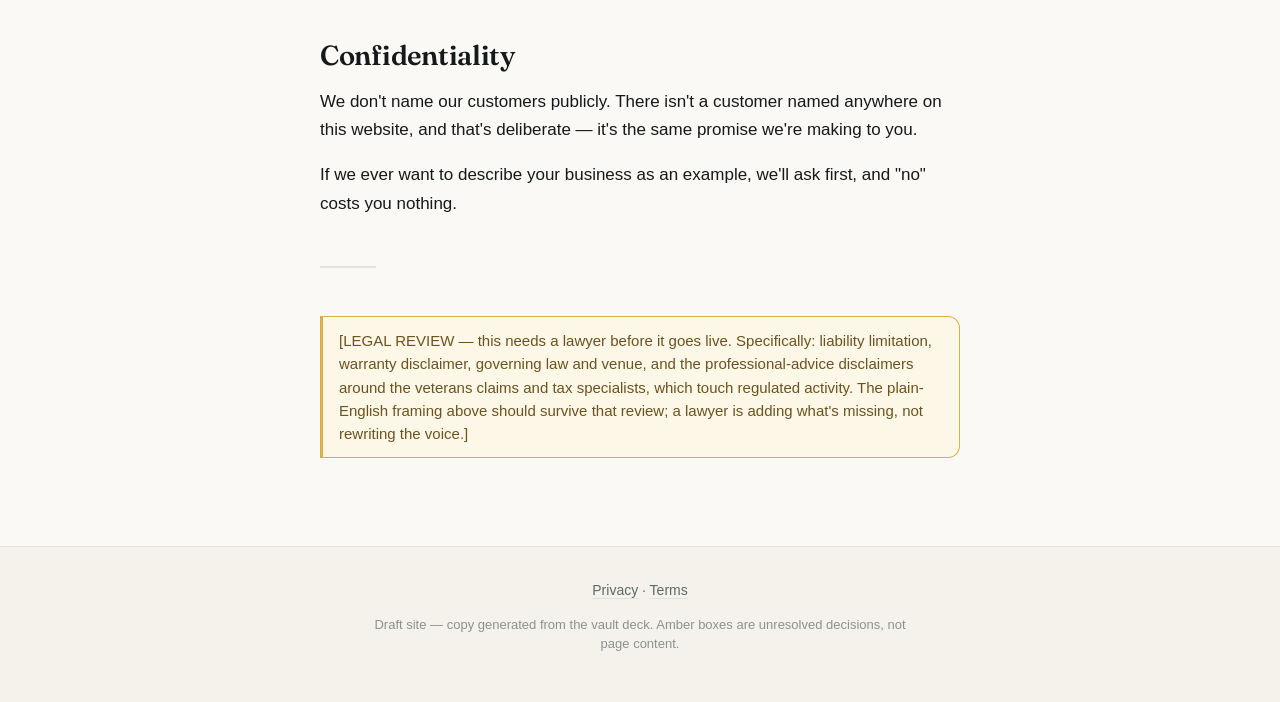
<file: terms.html>
<!doctype html>
<html lang="en">
<head>
<meta charset="utf-8">
<meta name="viewport" content="width=device-width, initial-scale=1">
<meta name="robots" content="noindex, nofollow">
<title>Terms — Chuck</title>
<link rel="preconnect" href="https://fonts.googleapis.com">
<link rel="preconnect" href="https://fonts.gstatic.com" crossorigin>
<link href="https://fonts.googleapis.com/css2?family=Fraunces:opsz,wght@9..144,600;9..144,700&display=swap" rel="stylesheet">
<link rel="stylesheet" href="style.css">
</head>
<body>
<header>
  <a class="wordmark" href="index.html">Chuck</a>
  <nav><a href="index.html">Home</a><a href="start.html">Start Here</a><a href="crew.html">The Crew</a><a href="how-it-works.html">How It Works</a><a href="grokbot.html">Why Now</a><a href="safety.html">Safety &amp; Data</a><a href="faq.html">FAQ</a><a href="price.html">Price</a></nav>
  <a class="navcta" href="contact.html">Book ten free minutes</a>
</header>
<main>
<h1>Terms</h1>
<div class="todo">Last updated: [DATE]</div>
<div class="todo">These are the working terms in plain English. They need a lawyer&#x27;s pass before
launch — see the note at the bottom. Nothing here is written to trap anybody,
and if a clause reads like it is, tell us and we&#x27;ll change it.</div>
<hr>
<h2>What you&#x27;re buying</h2>
<p>An assistant installed on a computer you own, configured for your business, and kept running. That includes the install, the setup conversation, the knowledge base, the specialists we build for your field, and support.</p>
<h2>What you&#x27;re paying</h2>
<p><strong><span class="unfilled">[PRICE]</span></strong>, once, to us.</p>
<p>Plus a Claude subscription in your own name, paid directly to Anthropic. That&#x27;s the engine. We don&#x27;t mark it up and we don&#x27;t resell it — you hold the account.</p>
<div class="todo">[PRICE-TIER — proposed default below, confirm before publishing.]</div>
<div class="todo">[PROPOSED WORDING — &quot;Most people should plan on Anthropic&#x27;s Max plan. The
cheaper Pro plan works for light use, but if the assistant is doing real daily
work you will hit limits on it, and we&#x27;d rather say that now than have you
discover it in month two. Anthropic sets those prices and changes them
occasionally, so we link to their current pricing rather than printing a number
that goes stale.&quot;]</div>
<h2>Term and cancellation</h2>
<div class="todo">[CONTRACT — proposed default below. This is a business decision, not a
drafting one, so it&#x27;s marked rather than assumed.]</div>
<div class="todo">[DECIDED 2026-09-12 — one-time purchase, because the assistant lives on the
customer&#x27;s machine. No recurring bill to us; the Claude subscription stays in
the customer&#x27;s own name. Also decided 2026-09-12: support is free for the
life of the install, since the assistant troubleshoots itself.]</div>
<h2>Support</h2>
<p>Free, and for the life of the install. The assistant reads its own logs and repairs itself first, so most problems never reach a person at all.</p>
<div class="todo">[SUPPORT HOURS — proposed default below, confirm before publishing.]</div>
<div class="todo">[PROPOSED — business hours, Monday to Friday, with a same-business-day response.
Anything that has the assistant fully down gets treated as urgent regardless of
the hour.]</div>
<div class="todo">[REASONING — the assistant runs under a supervisor that restarts it if it
dies, so most failures never reach you. Promising business hours honestly is
better than promising 24/7 and answering at 11pm on the nights it happens to
suit. Under-promise here — it&#x27;s one of the few claims a customer will measure.]</div>
<h2>What we&#x27;re responsible for</h2>
<p>Getting it installed and working. Fixing it when it breaks. Building what we said we&#x27;d build.</p>
<h2>What we&#x27;re not responsible for</h2>
<p><strong>Decisions you make.</strong> The assistant produces work — drafts, analysis, sorted data, reports. You&#x27;re the one who acts on it. It&#x27;s a very good coworker, not a licensed professional, and the last look is yours.</p>
<p><strong>Professional advice.</strong> Nothing any assistant or specialist produces is legal, tax, medical, accounting, or financial advice. The veterans claims specialist is not an accredited representative. The tax diligence specialist does not give tax advice. They do the work that goes <em>to</em> a professional, and that distinction is real.</p>
<p><strong>Anthropic&#x27;s service.</strong> If Claude is down or Anthropic changes their terms, pricing, or limits, that affects what the assistant can do and it isn&#x27;t something we control. We&#x27;ll tell you and adapt.</p>
<p><strong>Your own access decisions.</strong> You choose what the assistant can reach. We&#x27;ll advise, and we&#x27;ll tell you when we think you&#x27;re granting too much too fast, but the choice is yours.</p>
<h2>Mistakes</h2>
<p>The assistant will get things wrong sometimes. So does every person you&#x27;ve ever hired. What we build in is that its work is inspectable — every action leaves a file, a command, or a log you can open — and that it checks claims against what&#x27;s actually on the machine rather than producing something confident and hollow.</p>
<p>We&#x27;re not going to pretend to an accuracy guarantee that no honest software company could make.</p>
<h2>What you keep</h2>
<p>Everything on your machine. The knowledge base, every note, every playbook, and every script built for you. Yours outright, during and after.</p>
<p>There&#x27;s no export process because there&#x27;s nothing to export from.</p>
<h2>What we keep</h2>
<p>The underlying system — the installer, the framework, the architecture that every install is built from. That&#x27;s ours, and it&#x27;s what makes each new install inherit the fixes found on all the earlier ones.</p>
<p>Your business knowledge is yours. The machinery is ours. Both stay that way.</p>
<h2>Confidentiality</h2>
<p>We don&#x27;t name our customers publicly. There isn&#x27;t a customer named anywhere on this website, and that&#x27;s deliberate — it&#x27;s the same promise we&#x27;re making to you.</p>
<p>If we ever want to describe your business as an example, we&#x27;ll ask first, and &quot;no&quot; costs you nothing.</p>
<hr>
<div class="todo">[LEGAL REVIEW — this needs a lawyer before it goes live. Specifically:
liability limitation, warranty disclaimer, governing law and venue, and the
professional-advice disclaimers around the veterans claims and tax specialists,
which touch regulated activity. The plain-English framing above should survive
that review; a lawyer is adding what&#x27;s missing, not rewriting the voice.]</div>
</main>
<footer>
  <p><a href="privacy.html">Privacy</a> · <a href="terms.html">Terms</a></p>
  <p class="draft">Draft site — copy generated from the vault deck.
     Amber boxes are unresolved decisions, not page content.</p>
</footer>
</body>
</html>
</file>
<file: style.css>
/* Chuck — site styles.
   Plain static CSS. One webfont (Fraunces, for display type only); everything
   else rides the system UI stack so body copy renders natively on any machine.
   No frameworks, no build step, no CDN beyond the font. */

/* ---------------------------------------------------------------- tokens */
:root {
  /* Ink and paper */
  --ink:        #16191a;
  --ink-soft:   #3d4644;
  --mid:        #5f6a65;
  --faint:      #8b938e;
  --line:       #e3e1d8;
  --line-soft:  #eeece4;
  --bg:         #faf9f5;
  --bg-sunk:    #f4f2ea;
  --card:       #ffffff;

  /* Brand — deep pine green */
  --accent:       #1f5f4f;
  --accent-dark:  #163f35;
  --accent-soft:  #e9f1ee;
  --accent-line:  #bfd6cd;

  /* Draft-note amber (internal decision boxes) */
  --todo:       #fdf7e7;
  --todo-line:  #dbb04a;
  --todo-ink:   #6b5320;

  /* Type */
  --display: "Fraunces", Georgia, "Times New Roman", serif;
  --sans: -apple-system, BlinkMacSystemFont, "Segoe UI", Roboto,
          "Helvetica Neue", Arial, "Noto Sans", sans-serif;

  /* Fluid type scale */
  --t-hero: clamp(2.05rem, 1.25rem + 3.1vw, 3.05rem);
  --t-h1:   clamp(1.85rem, 1.25rem + 2.3vw, 2.6rem);
  --t-h2:   clamp(1.4rem,  1.13rem + 1.05vw, 1.72rem);
  --t-h3:   clamp(1.1rem,  1.02rem + 0.3vw,  1.22rem);
  --t-body: 1.0625rem;   /* 17px */
  --t-small: 0.9375rem;  /* 15px */
  --t-fine:  0.8125rem;  /* 13px */

  /* Spacing scale */
  --s-1: 0.25rem;
  --s-2: 0.5rem;
  --s-3: 0.75rem;
  --s-4: 1rem;
  --s-5: 1.5rem;
  --s-6: 2rem;
  --s-7: 3rem;
  --s-8: 4rem;

  /* Layout */
  --measure: 43rem;      /* reading column, ~688px */
  --measure-wide: 62rem; /* full-bleed rows */
  --radius: 12px;
  --radius-lg: 18px;

  --shadow-sm: 0 1px 2px rgba(22, 25, 26, .05);
  --shadow:    0 2px 10px rgba(22, 25, 26, .055), 0 1px 2px rgba(22, 25, 26, .04);
  --shadow-lg: 0 10px 34px rgba(22, 25, 26, .09), 0 2px 6px rgba(22, 25, 26, .04);
}

/* ------------------------------------------------------------- baseline */
*, *::before, *::after { box-sizing: border-box; }

html {
  scroll-behavior: smooth;
  -webkit-text-size-adjust: 100%;
}

body {
  margin: 0;
  font-family: var(--sans);
  font-size: var(--t-body);
  line-height: 1.68;
  color: var(--ink);
  background: var(--bg);
  -webkit-font-smoothing: antialiased;
  -moz-osx-font-smoothing: grayscale;
  text-rendering: optimizeLegibility;
  /* Sticky footer without touching the HTML */
  min-height: 100vh;
  display: flex;
  flex-direction: column;
}

::selection { background: var(--accent); color: #fff; }

img, svg, video { max-width: 100%; height: auto; display: block; }

/* Skip-to-content target for keyboard users lands on <main>. */
main:focus { outline: none; }

/* --------------------------------------------------------------- header */
header {
  position: sticky;
  top: 0;
  z-index: 20;
  display: flex;
  align-items: center;
  gap: var(--s-5);
  padding: var(--s-3) var(--s-6);
  background: rgba(250, 249, 245, .88);
  backdrop-filter: saturate(150%) blur(10px);
  -webkit-backdrop-filter: saturate(150%) blur(10px);
  border-bottom: 1px solid var(--line);
}

/* Fallback for browsers with no backdrop-filter: use a solid bar. */
@supports not ((backdrop-filter: blur(1px)) or (-webkit-backdrop-filter: blur(1px))) {
  header { background: var(--bg); }
}

.wordmark {
  font-family: var(--display);
  font-weight: 700;
  font-size: 1.3rem;
  letter-spacing: -.015em;
  color: var(--ink);
  text-decoration: none;
  flex: none;
  line-height: 1;
}
.wordmark::after {
  content: "";
  display: inline-block;
  width: 6px;
  height: 6px;
  border-radius: 50%;
  background: var(--accent);
  margin-left: 4px;
  vertical-align: baseline;
}
.wordmark:hover { color: var(--accent); }

header nav {
  display: flex;
  align-items: center;
  gap: var(--s-5);
  margin-right: auto;
  min-width: 0;
  overflow-x: auto;
  scrollbar-width: none;
  -ms-overflow-style: none;
  padding: var(--s-1) 0;
}
header nav::-webkit-scrollbar { display: none; }

header nav a {
  position: relative;
  flex: none;
  color: var(--mid);
  text-decoration: none;
  font-size: var(--t-small);
  font-weight: 500;
  white-space: nowrap;
  padding: var(--s-1) 0;
  transition: color .15s ease;
}
header nav a::after {
  content: "";
  position: absolute;
  left: 0;
  right: 0;
  bottom: -2px;
  height: 2px;
  border-radius: 2px;
  background: var(--accent);
  transform: scaleX(0);
  transform-origin: left;
  transition: transform .18s ease;
}
header nav a:hover { color: var(--ink); }
header nav a:hover::after { transform: scaleX(1); }
header nav a.here { color: var(--ink); font-weight: 650; }
header nav a.here::after { transform: scaleX(1); }

.navcta {
  flex: none;
  background: var(--accent);
  color: #fff;
  text-decoration: none;
  padding: var(--s-2) var(--s-5);
  border-radius: 999px;
  font-size: var(--t-small);
  font-weight: 550;
  white-space: nowrap;
  box-shadow: var(--shadow-sm);
  transition: background .15s ease, transform .12s ease, box-shadow .15s ease;
}
.navcta:hover {
  background: var(--accent-dark);
  color: #fff;
  transform: translateY(-1px);
  box-shadow: var(--shadow);
}
.navcta:active { transform: translateY(0); }

/* ----------------------------------------------------------------- main */
main {
  flex: 1 0 auto;
  width: 100%;
  max-width: var(--measure);
  margin: 0 auto;
  padding: var(--s-8) var(--s-5) var(--s-8);
}

/* Every page opens with a plain <h1> naming the page. CSS turns it into a
   small eyebrow label and hides the rule that follows it, so the HTML on
   each page can stay dead simple. Do not remove — 9 pages depend on it. */
main > h1:first-child {
  font-family: var(--sans);
  font-size: var(--t-fine);
  font-weight: 650;
  line-height: 1.4;
  letter-spacing: .13em;
  text-transform: uppercase;
  color: var(--accent);
  margin: 0 0 var(--s-5);
}
main > h1:first-child::before {
  content: "";
  display: inline-block;
  width: 18px;
  height: 2px;
  border-radius: 2px;
  background: var(--accent);
  vertical-align: middle;
  margin-right: 10px;
  margin-bottom: 2px;
}
main > h1:first-child + hr { display: none; }

/* ------------------------------------------------------------ headings */
h1, h2, h3 {
  font-family: var(--display);
  font-weight: 600;
  color: var(--ink);
  text-wrap: balance;
}

h1 {
  font-size: var(--t-h1);
  line-height: 1.12;
  letter-spacing: -.02em;
  margin: var(--s-2) 0 var(--s-5);
}

h2 {
  font-size: var(--t-h2);
  line-height: 1.24;
  letter-spacing: -.01em;
  margin: var(--s-7) 0 var(--s-4);
  scroll-margin-top: 6rem;
}

h3 {
  font-size: var(--t-h3);
  line-height: 1.3;
  letter-spacing: -.005em;
  margin: var(--s-6) 0 var(--s-3);
}

p { margin: 0 0 var(--s-4); }
p:last-child { margin-bottom: 0; }

main a {
  color: var(--accent);
  text-decoration: underline;
  text-decoration-thickness: 1px;
  text-underline-offset: 3px;
  text-decoration-color: var(--accent-line);
  transition: color .15s ease, text-decoration-color .15s ease;
}
main a:hover {
  color: var(--accent-dark);
  text-decoration-color: currentColor;
}

ul, ol { margin: 0 0 var(--s-5); padding-left: var(--s-5); }
li { margin-bottom: var(--s-2); }
li:last-child { margin-bottom: 0; }
li::marker { color: var(--accent); }

strong { font-weight: 650; color: var(--ink); }
em { color: inherit; }

blockquote {
  margin: var(--s-5) 0;
  padding: var(--s-1) 0 var(--s-1) var(--s-5);
  border-left: 3px solid var(--accent-line);
  color: var(--ink-soft);
  font-style: normal;
}

/* Editorial section rule — short, left-aligned, not a full-width divider. */
hr {
  border: 0;
  border-top: 2px solid var(--line);
  width: 56px;
  margin: var(--s-7) 0;
}

/* -------------------------------------------------------------- hero */
.hero { margin: 0 0 var(--s-6); }

.hero h1, .hero-title {
  font-size: var(--t-hero);
  line-height: 1.08;
  letter-spacing: -.025em;
  margin: 0 0 var(--s-5);
}

.lead {
  font-size: 1.1875rem;
  line-height: 1.6;
  color: var(--ink-soft);
  margin-bottom: var(--s-5);
}

.byline {
  font-size: var(--t-small);
  color: var(--faint);
  margin-top: var(--s-5);
}

/* --------------------------------------------------------- components */
.seealso {
  font-size: var(--t-small);
  color: var(--mid);
  margin-top: var(--s-5);
}
.seealso a { color: var(--accent); font-weight: 550; }

.btn-row {
  display: flex;
  flex-wrap: wrap;
  align-items: center;
  gap: var(--s-3) var(--s-4);
  margin: 0 0 var(--s-4);
}

.btn {
  display: inline-block;
  background: var(--accent);
  color: #fff;
  text-decoration: none;
  padding: 0.8rem 1.6rem;
  border-radius: 999px;
  font-weight: 550;
  line-height: 1.3;
  box-shadow: var(--shadow-sm);
  transition: background .15s ease, transform .12s ease, box-shadow .15s ease;
}
.btn:hover {
  background: var(--accent-dark);
  color: #fff;
  transform: translateY(-1px);
  box-shadow: var(--shadow);
  text-decoration: none;
}
.btn:active { transform: translateY(0); }

.btn-secondary {
  background: transparent;
  color: var(--accent);
  border: 1.5px solid var(--accent-line);
  box-shadow: none;
}
.btn-secondary:hover {
  background: var(--accent-soft);
  color: var(--accent-dark);
  border-color: var(--accent);
  box-shadow: none;
}

.btn-caption { color: var(--mid); font-size: var(--t-small); }

/* Pull-quote / emphasis panel */
.callout {
  background: var(--accent-soft);
  border: 1px solid var(--accent-line);
  border-radius: var(--radius);
  padding: var(--s-5) var(--s-5);
  margin: var(--s-5) 0;
  color: var(--ink);
}
.callout p:last-child { margin-bottom: 0; }
.callout strong { color: var(--accent-dark); }

/* A short list of things a visitor could literally say out loud. */
.asks { list-style: none; margin: 0 0 var(--s-5); padding: 0; }
.asks li {
  position: relative;
  background: var(--card);
  border: 1px solid var(--line);
  border-left: 3px solid var(--accent);
  border-radius: 0 var(--radius) var(--radius) 0;
  padding: var(--s-3) var(--s-4);
  margin-bottom: var(--s-3);
  box-shadow: var(--shadow-sm);
  font-size: var(--t-body);
}

/* Comparison / feature rows. On a wide screen these break out past the
   reading column so a three-card row lands evenly instead of orphaning one
   card onto a second line. Width is clamped to the viewport, so no page
   ever gains a horizontal scrollbar from this. */
.cards {
  display: grid;
  grid-template-columns: repeat(auto-fit, minmax(15rem, 1fr));
  gap: var(--s-4);
  margin: var(--s-5) 0;
}
@media (min-width: 64rem) {
  .cards {
    width: min(var(--measure-wide), calc(100vw - 4rem));
    margin-left: 50%;
    transform: translateX(-50%);
  }
}
.card {
  background: var(--card);
  border: 1px solid var(--line);
  border-radius: var(--radius);
  padding: var(--s-5);
  box-shadow: var(--shadow-sm);
}
.card h3 { margin-top: 0; }
.card p:last-child { margin-bottom: 0; }
.card .card-label {
  display: block;
  font-size: var(--t-fine);
  font-weight: 650;
  letter-spacing: .1em;
  text-transform: uppercase;
  color: var(--faint);
  margin-bottom: var(--s-2);
}
.card-accent {
  border-color: var(--accent-line);
  background: var(--accent-soft);
  box-shadow: none;
}
.card-accent .card-label { color: var(--accent); }

/* Internal draft notes. Amber = an unresolved decision, not page copy. */
.todo {
  background: var(--todo);
  border: 1px solid var(--todo-line);
  border-left-width: 3px;
  padding: var(--s-3) var(--s-4);
  margin: var(--s-5) 0;
  font-size: var(--t-small);
  line-height: 1.55;
  color: var(--todo-ink);
  border-radius: 0 var(--radius) var(--radius) 0;
}
.todo a { color: var(--todo-ink); }
.todo p:last-child { margin-bottom: 0; }

.unfilled {
  background: var(--todo);
  border-bottom: 1px dashed var(--todo-line);
  padding: 0 4px;
  color: #8a6a1e;
  font-weight: 650;
  border-radius: 3px 3px 0 0;
}

/* ------------------------------------------------- decision tree (Start Here)
   Question-led branches built on plain <details>. No script: the browser does
   the opening and closing, and every answer is still in the page for anyone
   reading with the branches shut. */
.tree { margin: var(--s-5) 0 var(--s-6); }

.tree details {
  border: 1px solid var(--line);
  border-radius: var(--radius);
  background: var(--card);
  box-shadow: var(--shadow-sm);
  margin-bottom: var(--s-3);
}
.tree details[open] { border-color: var(--accent-line); }

.tree summary {
  display: flex;
  align-items: baseline;
  gap: var(--s-3);
  cursor: pointer;
  list-style: none;
  padding: var(--s-4) var(--s-5);
  font-family: var(--display);
  font-weight: 600;
  font-size: var(--t-h3);
  line-height: 1.3;
  color: var(--ink);
  border-radius: var(--radius);
  transition: color .15s ease, background .15s ease;
}
.tree summary::-webkit-details-marker { display: none; }
.tree summary::after {
  content: "+";
  margin-left: auto;
  flex: none;
  font-family: var(--sans);
  font-weight: 500;
  color: var(--accent);
}
.tree details[open] > summary::after { content: "\2013"; }
.tree summary:hover { color: var(--accent); background: var(--bg-sunk); }
.tree summary:focus-visible {
  outline: 2px solid var(--accent);
  outline-offset: -2px;
}

.tree-body { padding: 0 var(--s-5) var(--s-5); }
.tree-body > p:last-child { margin-bottom: 0; }
.tree-body .btn-row { margin-bottom: 0; }

/* Second level: a follow-up question inside an answer. */
.tree details details {
  box-shadow: none;
  background: var(--bg-sunk);
  border-color: var(--line-soft);
  margin: var(--s-4) 0;
}
.tree details details > summary {
  font-family: var(--sans);
  font-size: var(--t-small);
  font-weight: 650;
  padding: var(--s-3) var(--s-4);
}
.tree details details .tree-body { padding: 0 var(--s-4) var(--s-4); }

/* ------------------------------------------------------------ the form */
.booking {
  border: 1px solid var(--line);
  border-radius: var(--radius-lg);
  padding: var(--s-6);
  margin: var(--s-5) 0;
  background: var(--card);
  box-shadow: var(--shadow);
}
.field { margin-bottom: var(--s-5); }
.field label {
  display: block;
  font-weight: 650;
  margin-bottom: var(--s-1);
}
.field .opt { font-weight: 400; color: var(--mid); font-size: 0.875rem; }
.field .help {
  font-size: var(--t-small);
  color: var(--mid);
  margin: 0 0 var(--s-2);
  line-height: 1.5;
}
.field input,
.field textarea {
  width: 100%;
  padding: 0.65rem 0.75rem;
  font-family: inherit;
  font-size: 1rem;
  line-height: 1.5;
  color: var(--ink);
  border: 1px solid #cbcfc6;
  border-radius: 8px;
  background: #fff;
  transition: border-color .15s ease, box-shadow .15s ease;
}
.field textarea { resize: vertical; min-height: 6rem; }
.field input:hover,
.field textarea:hover { border-color: var(--faint); }
.field input:focus,
.field textarea:focus {
  outline: none;
  border-color: var(--accent);
  box-shadow: 0 0 0 3px var(--accent-soft);
}
.formnote { font-size: 0.875rem; color: var(--mid); margin: 0; }

/* ------------------------------------------------------------- a11y */
a:focus-visible,
.btn:focus-visible,
.navcta:focus-visible,
input:focus-visible,
textarea:focus-visible {
  outline: 2px solid var(--accent);
  outline-offset: 2px;
  border-radius: 4px;
}

/* --------------------------------------------------------------- footer */
footer {
  flex: none;
  border-top: 1px solid var(--line);
  background: var(--bg-sunk);
  padding: var(--s-6) var(--s-5) var(--s-7);
  text-align: center;
  color: var(--mid);
  font-size: 0.875rem;
}
footer p { margin: 0 0 var(--s-2); }
footer p:last-child { margin-bottom: 0; }
footer a {
  color: var(--mid);
  text-decoration: underline;
  text-decoration-color: var(--line);
  text-underline-offset: 3px;
}
footer a:hover { color: var(--accent); text-decoration-color: currentColor; }

.draft {
  font-size: var(--t-fine);
  line-height: 1.5;
  color: var(--faint);
  max-width: 34rem;
  margin: var(--s-3) auto 0;
}

/* ----------------------------------------------------------- responsive */
@media (max-width: 800px) {
  header {
    flex-wrap: wrap;
    gap: var(--s-3) var(--s-4);
    padding: var(--s-3) var(--s-5);
  }
  header nav {
    order: 3;
    width: 100%;
    margin-right: 0;
    gap: var(--s-4);
    padding-bottom: var(--s-1);
    border-top: 1px solid var(--line-soft);
    padding-top: var(--s-3);
  }
  .navcta { margin-left: auto; }
}

@media (max-width: 560px) {
  main { padding: var(--s-6) var(--s-5) var(--s-7); }
  header { padding: var(--s-3) var(--s-4); }
  hr { margin: var(--s-6) 0; }
  h2 { margin-top: var(--s-6); }
  .booking { padding: var(--s-5) var(--s-4); }
  .lead { font-size: 1.0625rem; }
  .btn { display: block; text-align: center; }
  .btn-caption { width: 100%; }
}

/* --------------------------------------------------------- preferences */
@media (prefers-reduced-motion: reduce) {
  html { scroll-behavior: auto; }
  *, *::before, *::after {
    animation-duration: .01ms !important;
    animation-iteration-count: 1 !important;
    transition-duration: .01ms !important;
  }
}

@media print {
  header, footer, .navcta, .todo { display: none; }
  body { background: #fff; color: #000; }
  main { max-width: none; padding: 0; }
  a { color: #000; text-decoration: underline; }
  .btn { border: 1px solid #000; }
}
</file>
